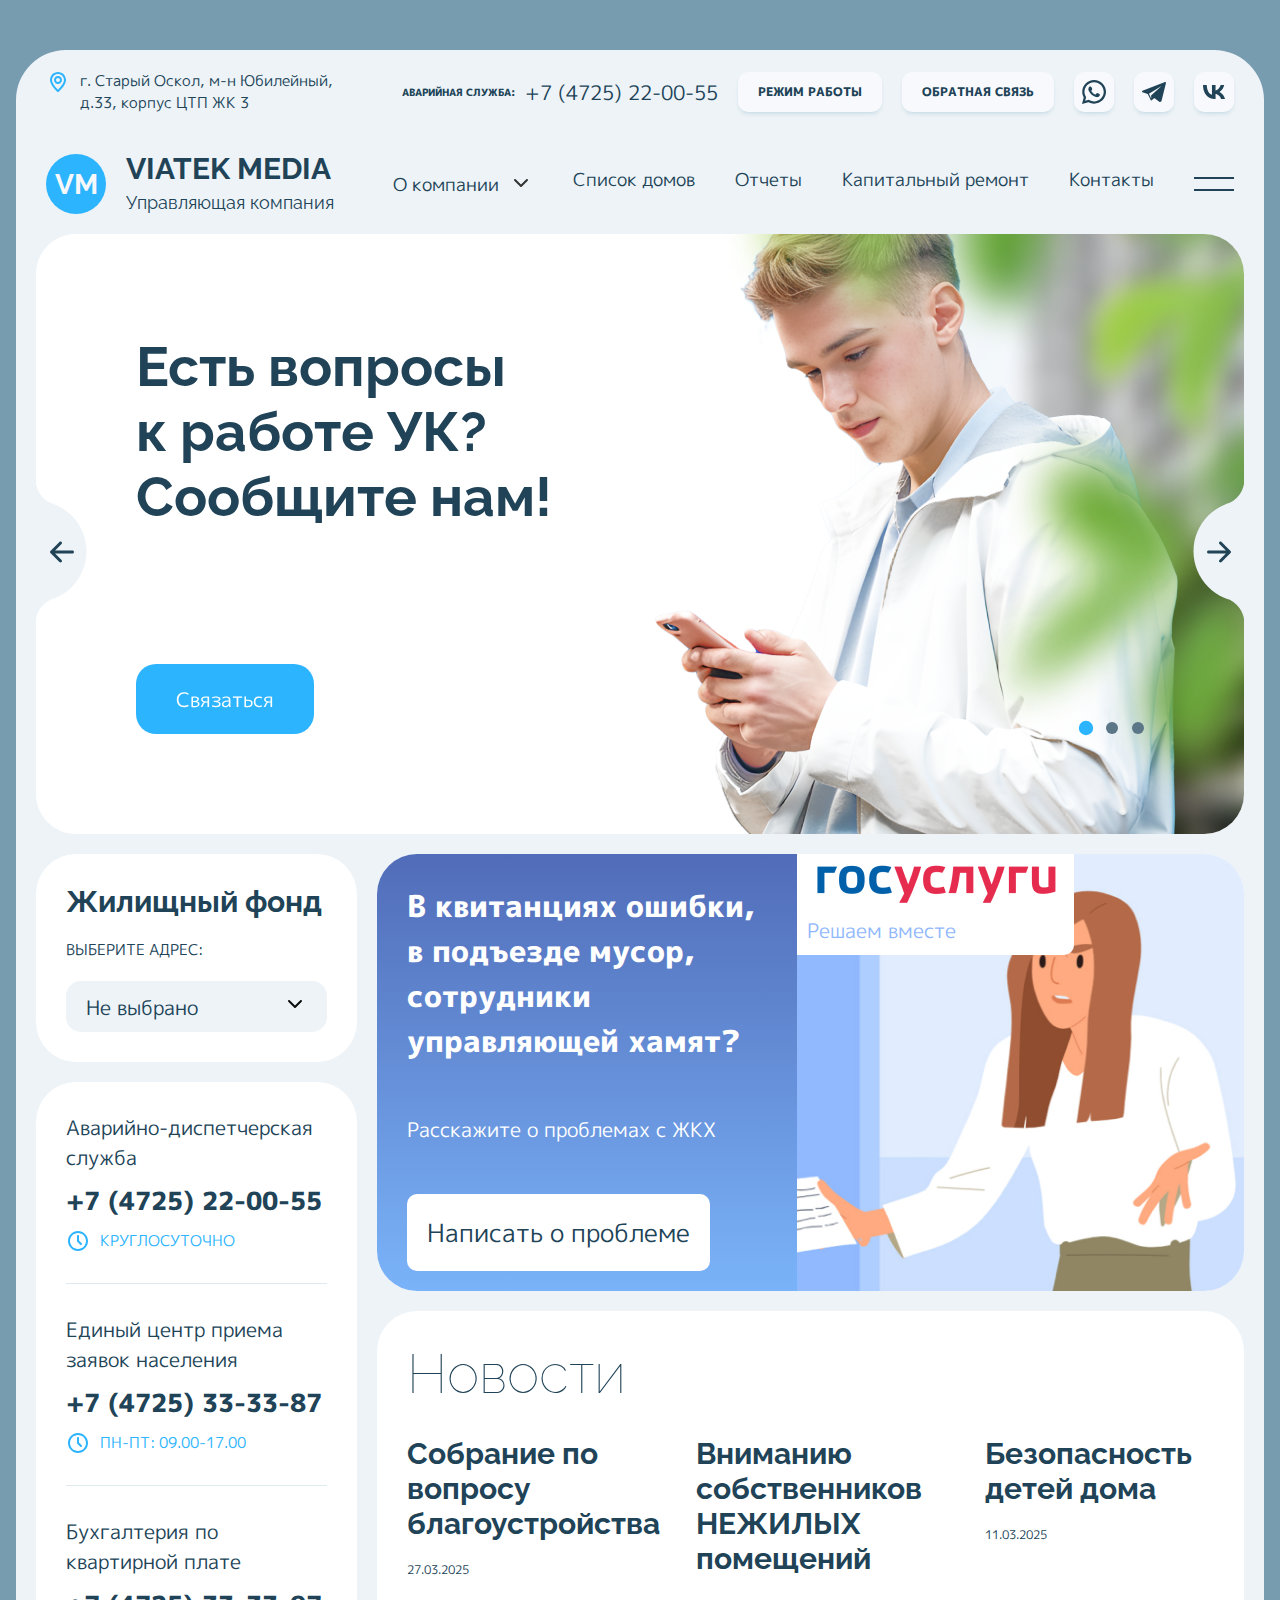
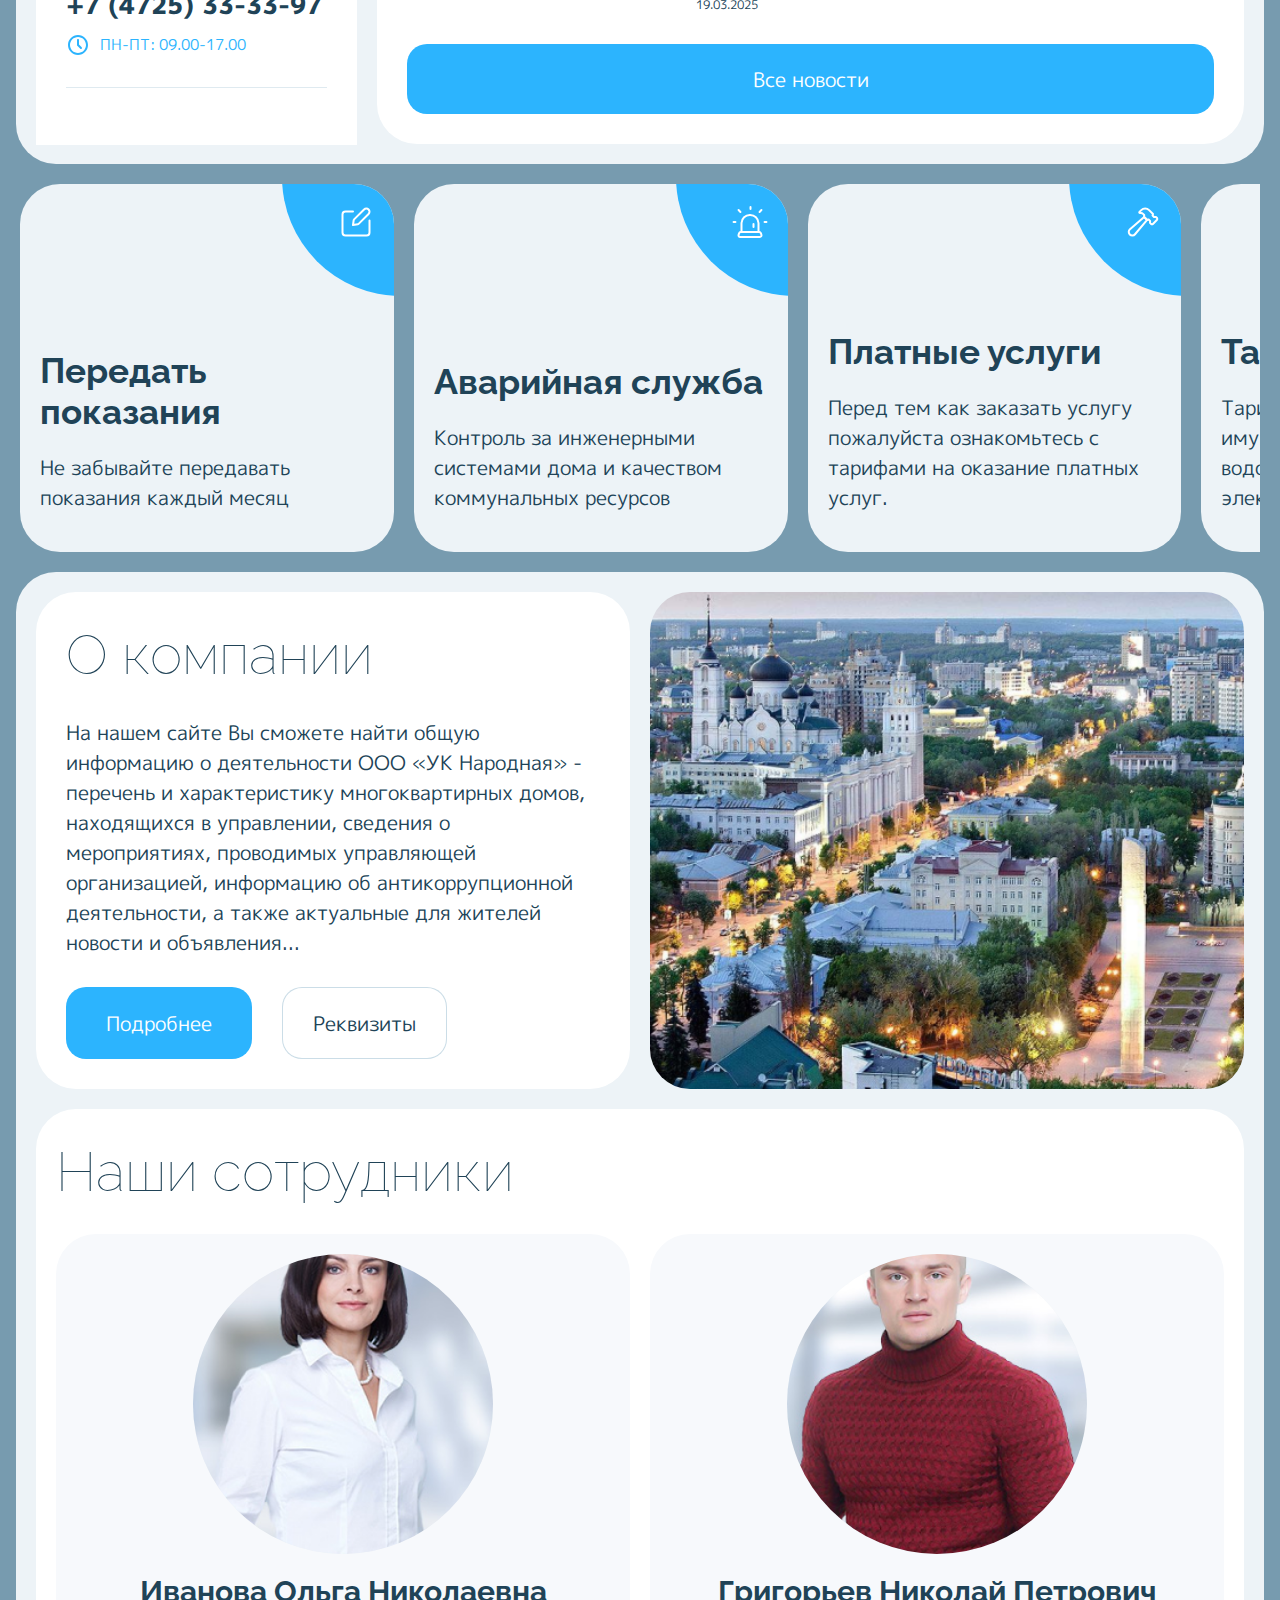
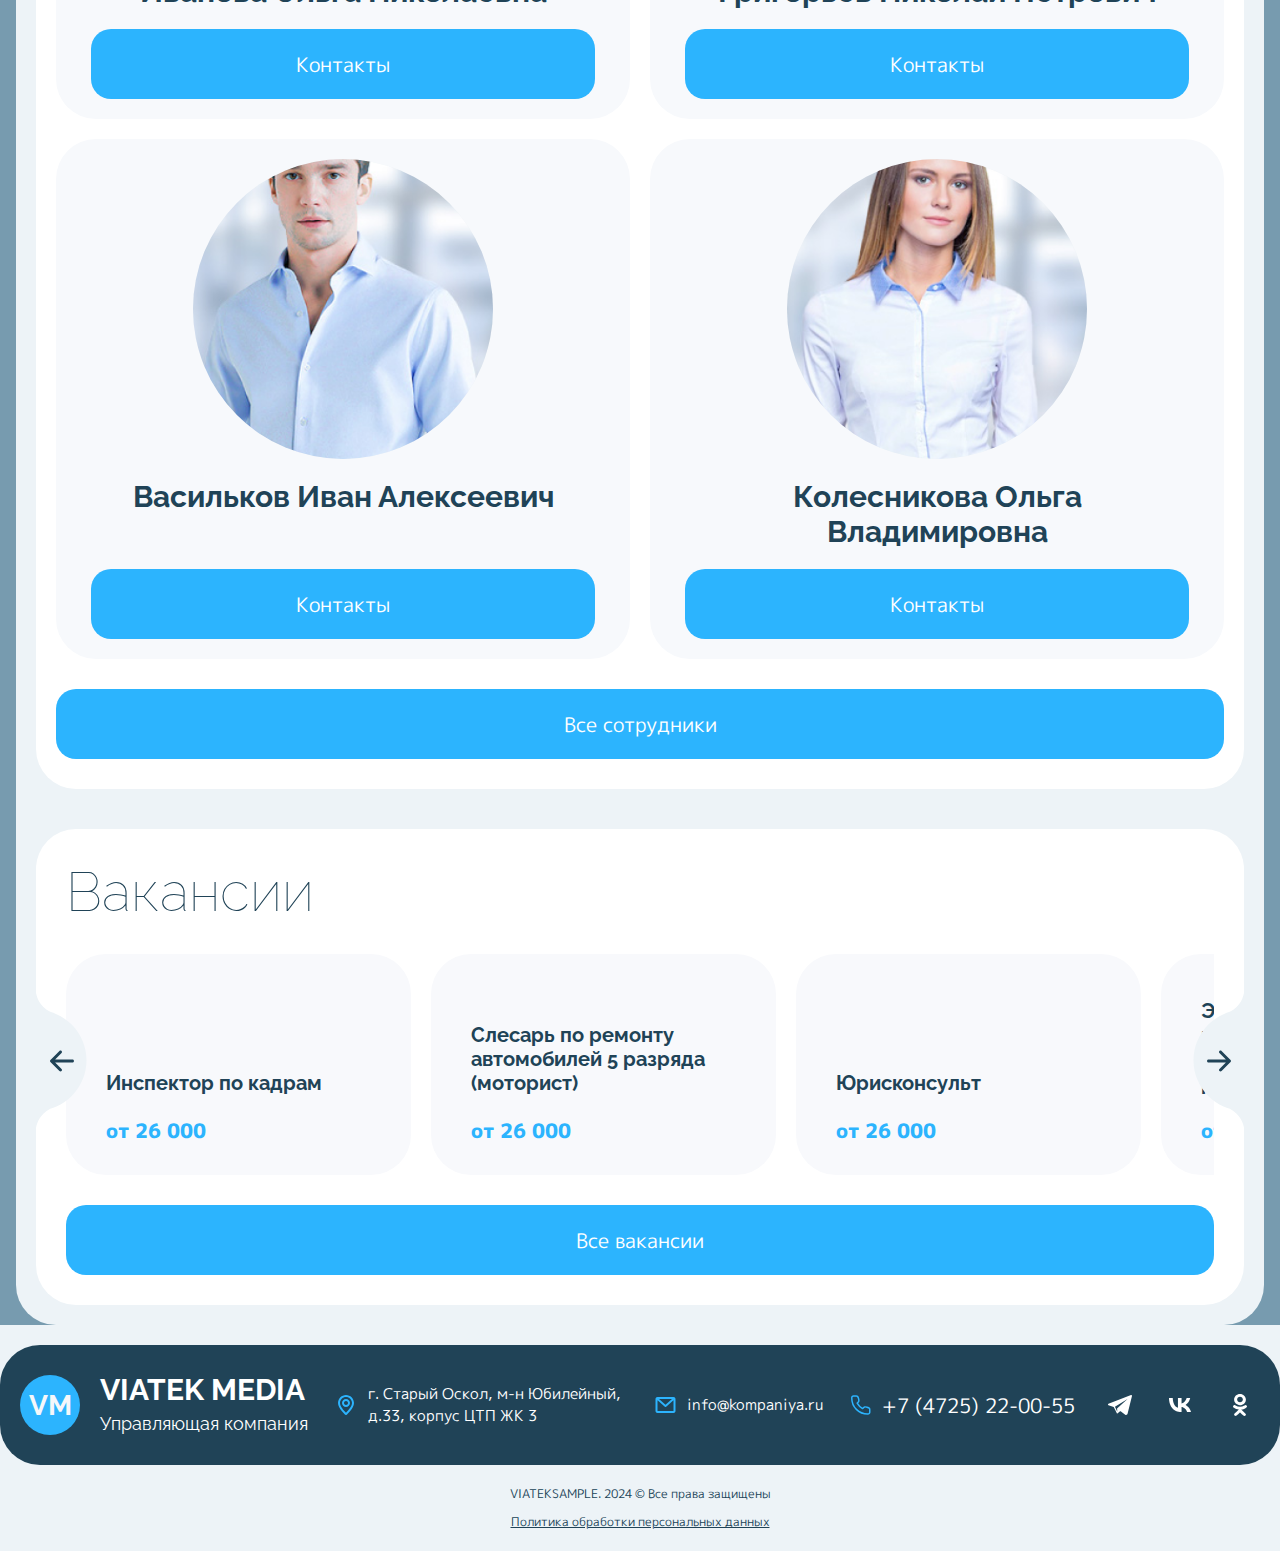
<file: index.html>
<!doctype html>
<html lang="en">
<head>
    <meta charset="UTF-8">
    <meta name="viewport"
          content="width=device-width, user-scalable=no, initial-scale=1.0, maximum-scale=1.0, minimum-scale=1.0">
    <meta http-equiv="X-UA-Compatible" content="ie=edge">
    <link rel="stylesheet" href="./swiper-bundle.min.css">
    <link rel="stylesheet" href="./style.css">
    <link rel="preconnect" href="https://fonts.googleapis.com">
    <link rel="preconnect" href="https://fonts.gstatic.com" crossorigin>
    <link href="https://fonts.googleapis.com/css2?family=Noto+Sans:ital,wght@0,100..900;1,100..900&display=swap" rel="stylesheet">
    <title>Document</title>
</head>
<body>
    <div class="overlay"></div>
    <div class="operating-time-modal">
        <div class="close-row">
            <span>
                <svg xmlns="http://www.w3.org/2000/svg" width="24" height="24" viewBox="0 0 24 24" fill="none">
                  <path d="M5.29289 5.29289C5.68342 4.90237 6.31658 4.90237 6.70711 5.29289L12 10.5858L17.2929 5.29289C17.6834 4.90237 18.3166 4.90237 18.7071 5.29289C19.0976 5.68342 19.0976 6.31658 18.7071 6.70711L13.4142 12L18.7071 17.2929C19.0976 17.6834 19.0976 18.3166 18.7071 18.7071C18.3166 19.0976 17.6834 19.0976 17.2929 18.7071L12 13.4142L6.70711 18.7071C6.31658 19.0976 5.68342 19.0976 5.29289 18.7071C4.90237 18.3166 4.90237 17.6834 5.29289 17.2929L10.5858 12L5.29289 6.70711C4.90237 6.31658 4.90237 5.68342 5.29289 5.29289Z" fill="#204357"/>
                </svg>
            </span>
        </div>
        <div class="row-1">
            <p>Аварийная служба:</p>
            <span>Круглосуточно</span>
        </div>
        <p>Прием граждан</p>
        <div class="operating-hours">
            <ul>
                <li>
                    <span>Понедельник:</span>
                    <span>09.00-18.00</span>
                </li>
                <li>
                    <span>Обед:</span>
                    <span>13.00-14.00</span>
                </li>
            </ul>
        </div>
        <div class="operating-hours">
            <ul>
                <li>
                    <span>Вторник:</span>
                    <span>09.00-18.00</span>
                </li>
                <li>
                    <span>Обед:</span>
                    <span>13.00-14.00</span>
                </li>
            </ul>
        </div>
        <div class="operating-hours">
            <ul>
                <li>
                    <span>Среда:</span>
                    <span>09.00-18.00</span>
                </li>
                <li>
                    <span>Обед:</span>
                    <span>13.00-14.00</span>
                </li>
            </ul>
        </div>
        <div class="operating-hours">
            <ul>
                <li>
                    <span>Четверг:</span>
                    <span>09.00-18.00</span>
                </li>
                <li>
                    <span>Обед:</span>
                    <span>13.00-14.00</span>
                </li>
            </ul>
        </div>
        <div class="operating-hours">
            <ul>
                <li>
                    <span>Пятница:</span>
                    <span>09.00-18.00</span>
                </li>
                <li>
                    <span>Обед:</span>
                    <span>13.00-14.00</span>
                </li>
            </ul>
        </div>
        <div class="operating-hours">
            <ul>
                <li>
                    <span>Суббота:</span>
                    <span>09.00-18.00</span>
                </li>
                <li>
                    <span>Обед:</span>
                    <span>13.00-14.00</span>
                </li>
            </ul>
        </div>
        <div class="operating-hours">
            <ul>
                <li>
                    <span>Воскресенье:</span>
                    <span>Выходной</span>
                </li>
            </ul>
        </div>
    </div>
    <div class="menu-modal">
        <div class="close-row">
            <span class="close-btn">
                <svg width="40" height="40" viewBox="0 0 40 40" fill="none" xmlns="http://www.w3.org/2000/svg">
                <line x1="6" y1="32.5858" x2="32.8701" y2="5.71573" stroke="#2CB4FE" stroke-width="2" stroke-linecap="round"/>
                <line x1="7.41421" y1="6" x2="34.2843" y2="32.8701" stroke="#2CB4FE" stroke-width="2" stroke-linecap="round"/>
                </svg>
            </span>
        </div>
        <ul class="navigation">
            <li class="dropdown">
                <a class="dropdown-link" href="#">О компании</a>
                <ul class="dropdown-menu">
                    <li><a href="#">Наши сотрудники</a></li>
                    <li><a href="#">Вакансии</a></li>
                    <li><a href="#">Лицензии</a></li>
                    <li><a href="#">Благодарности</a></li>
                    <li><a href="#">Реквизиты</a></li>
                </ul>
            </li>
            <li><a href="#">Список домов</a></li>
            <li><a href="#">Отчеты</a></li>
            <li><a href="#">Капитальный ремонт</a></li>
            <li><a href="#">Передать показания</a></li>
            <li><a href="#">Платные услуги</a></li>
            <li><a href="#">Новости</a></li>
            <li><a href="#">Антитеррористическая безопасность</a></li>
            <li><a href="#">Контакты</a></li>
        </ul>
        <div class="contacts-row">
            <div class="row">
                <span>Аварийно-диспетчерская служба</span>
                <a href="tel:+7 (4725) 22-00-55">+7 (4725) 22-00-55</a>
                <p class="time">Круглосуточно</p>
            </div>
            <div class="row">
                <span>Бухгалтерия по квартирной плате</span>
                <a href="tel:+7 (4725) 33-33-97">+7 (4725) 33-33-97</a>
                <p class="time">Пн-Пт: 09.00-17.00</p>
            </div>
            <div class="row">
                <span>E-mail:</span>
                <a href="mailto:info@kompaniya.ru">info@kompaniya.ru</a>
            </div>
            <div class="row">
                <p>Режим работы:</p>
                <ul>
                    <li>ПН-ПТ: 09.00-18.00</li>
                    <li>СБ: 09.00-16.00</li>
                    <li>ВС: Выходной</li>
                </ul>
            </div>

        </div>
    </div>
    <div class="callback-modal">
        <div class="close-row">
            <span class="close-btn">
                <svg xmlns="http://www.w3.org/2000/svg" width="24" height="24" viewBox="0 0 24 24" fill="none">
                    <path d="M5.29289 5.29289C5.68342 4.90237 6.31658 4.90237 6.70711 5.29289L12 10.5858L17.2929 5.29289C17.6834 4.90237 18.3166 4.90237 18.7071 5.29289C19.0976 5.68342 19.0976 6.31658 18.7071 6.70711L13.4142 12L18.7071 17.2929C19.0976 17.6834 19.0976 18.3166 18.7071 18.7071C18.3166 19.0976 17.6834 19.0976 17.2929 18.7071L12 13.4142L6.70711 18.7071C6.31658 19.0976 5.68342 19.0976 5.29289 18.7071C4.90237 18.3166 4.90237 17.6834 5.29289 17.2929L10.5858 12L5.29289 6.70711C4.90237 6.31658 4.90237 5.68342 5.29289 5.29289Z" fill="#2CB4FE"/>
                </svg>
            </span>
        </div>

        <form>
            <p class="title">Обратная связь</p>
            <div class="services-wrap">
                <div class="services">
                    <p data-current="0">Не определено</p>
                </div>
                <ul class="services-list">
                    <li data-value="0">Не определено</li>
                    <li data-value="1">Вопрос</li>
                    <li data-value="2">Жалоба</li>
                    <li data-value="3">Обращение</li>
                    <li data-value="4">Прочее</li>
                </ul>
            </div>
            <p>
                Спасибо, что обратились к нам!<br><br>
                Как только мы получим от вас сообщение, наши менеджеры постараются в кратчайшие сроки дать вам исчерпывающую информацию по всем вашим вопросам.
            </p>
            <input class="input" type="text" placeholder="Ваше имя">
            <input class="input" type="tel" placeholder="+7 (___) ___ - __ - __">
            <textarea placeholder="Дополнительная информация"></textarea>
            <div class="agreement">
                <label class="switch">
                    <input type="checkbox" class="agreement-check">
                    <span class="slider round"></span>
                </label>
                <p>Я даю согласие на обработку персональных данных в соответствии с законодательством Российской Федерации</p>
            </div>
            <button type="submit" class="ripple blue-btn">
                <span>Отправить</span>
            </button>

        </form>
    </div>
    <div class="content-modal">
        <div class="content-modal-body">
            <span class="close-btn">
                <svg xmlns="http://www.w3.org/2000/svg" width="24" height="24" viewBox="0 0 24 24" fill="none">
                    <path d="M5.29289 5.29289C5.68342 4.90237 6.31658 4.90237 6.70711 5.29289L12 10.5858L17.2929 5.29289C17.6834 4.90237 18.3166 4.90237 18.7071 5.29289C19.0976 5.68342 19.0976 6.31658 18.7071 6.70711L13.4142 12L18.7071 17.2929C19.0976 17.6834 19.0976 18.3166 18.7071 18.7071C18.3166 19.0976 17.6834 19.0976 17.2929 18.7071L12 13.4142L6.70711 18.7071C6.31658 19.0976 5.68342 19.0976 5.29289 18.7071C4.90237 18.3166 4.90237 17.6834 5.29289 17.2929L10.5858 12L5.29289 6.70711C4.90237 6.31658 4.90237 5.68342 5.29289 5.29289Z" fill="#2CB4FE"/>
                </svg>
            </span>
            <div class="content-body-wrapper">
                <h2>Кожа привыкает к косметике – миф или правда?</h2>
                <div class="img">
                    <img src="./src/images/news-img.png" alt="news-image">
                </div>
                <span>В целом миф, конечно, но есть нюансы, из-за которых и возникает этот миф.</span>
                <p>Базовые средства</p>
                <span>Хорошей умывалкой, увлажняющей маской, кремом с spf и другими базовыми средствами ухода можно пользоваться годами, если они вам нравятся и подходят.</span>
                <p>Когда нужно менять такую косметику?</p>
                <ol>
                    <li>
                        <span>1</span>
                        <p>Когда изменилось состояние кожи и ее потребности. И любимые косметические средства вам не очень подходят.<br><br>
                            Например, раньше умывались пенкой, но с возрастом кожа стала суше, и теперь лучше использовать очищающую эмульсию.</p>
                    </li>
                    <li>
                        <span>2</span>
                        <p>Если для разнообразия хочется попробовать что-то новое. Это нормально желание.</p>
                    </li>
                </ol>
                <p>Стимулирующие средства</p>
                <span>Ретинол, пептиды, факторы роста, а также стимулирующие процедуры нужно делать курсами.</span>
                <span>Курсы могут быть разной продолжительности, это зависит от многих факторов – от проблемы, возраста, актива и типа процедуры. Но в любом случае периодически нужно делать перерыв. Зачем? Чтобы повысить эффективность. </span>
                <span>ак уж устроен наш организм – когда на нас действует один и тот же раздражитель, со временем это приводит к снижению чувствительности и ответной реакции. </span>
                <h3>Количество не переходит в качество, а наоборот</h3>
                <span>Ретинол, пептиды, факторы роста, а также стимулирующие процедуры нужно делать курсами.</span>
                <h4>Список выглядит так:</h4>
                <ul>
                    <li>Когда изменилось состояние кожи и ее потребности. И любимые косметические средства вам не очень подходят. </li>
                    <li>Если для разнообразия хочется попробовать что-то новое. Это нормально желание.</li>
                </ul>
                <button type="button" class="ripple close-btn">
                    <span>
                        <svg xmlns="http://www.w3.org/2000/svg" width="24" height="24" viewBox="0 0 24 24" fill="none">
                          <path d="M11.7071 5.29289C11.3166 4.90237 10.6834 4.90237 10.2929 5.29289L4.29289 11.2929C4.10536 11.4804 4 11.7348 4 12C4 12.2652 4.10536 12.5196 4.29289 12.7071L10.2929 18.7071C10.6834 19.0976 11.3166 19.0976 11.7071 18.7071C12.0976 18.3166 12.0976 17.6834 11.7071 17.2929L7.41421 13L19 13C19.5523 13 20 12.5523 20 12C20 11.4477 19.5523 11 19 11L7.41421 11L11.7071 6.70711C12.0976 6.31658 12.0976 5.68342 11.7071 5.29289Z" fill="#2CB4FE"/>
                        </svg>
                        Вернуться
                    </span>
                </button>
            </div>
        </div>
    </div>
    <div class="data-modal">
        <div class="data-modal-body">
            <span class="close-btn">
                <svg xmlns="http://www.w3.org/2000/svg" width="24" height="24" viewBox="0 0 24 24" fill="none">
                    <path d="M5.29289 5.29289C5.68342 4.90237 6.31658 4.90237 6.70711 5.29289L12 10.5858L17.2929 5.29289C17.6834 4.90237 18.3166 4.90237 18.7071 5.29289C19.0976 5.68342 19.0976 6.31658 18.7071 6.70711L13.4142 12L18.7071 17.2929C19.0976 17.6834 19.0976 18.3166 18.7071 18.7071C18.3166 19.0976 17.6834 19.0976 17.2929 18.7071L12 13.4142L6.70711 18.7071C6.31658 19.0976 5.68342 19.0976 5.29289 18.7071C4.90237 18.3166 4.90237 17.6834 5.29289 17.2929L10.5858 12L5.29289 6.70711C4.90237 6.31658 4.90237 5.68342 5.29289 5.29289Z" fill="#2CB4FE"/>
                </svg>
            </span>
            <div class="data-modal-wrapper">
                <h2>Передать показания онлайн</h2>
                <p class="subtitle">Для того чтобы передать показания, выберите услугу и перейдите на сайт соответствующей компании.</p>
                <div class="sites">
                    <div class="site-card">
                        <div class="img">
                            <img src="./src/images/site1.png" alt="logo">
                        </div>
                        <a href="#" class="blue-btn ripple">
                            <span>Перейти на сайт</span>
                        </a>
                    </div>
                    <div class="site-card">
                        <div class="img">
                            <img src="./src/images/site2.png" alt="logo">
                        </div>
                        <a href="#" class="blue-btn ripple">
                            <span>Перейти на сайт</span>
                        </a>
                    </div>
                    <div class="site-card">
                        <div class="img">
                            <img src="./src/images/site3.png" alt="logo">
                        </div>
                        <a href="#" class="blue-btn ripple">
                            <span>Перейти на сайт</span>
                        </a>
                    </div>
                </div>
                <button type="button" class="ripple close-btn">
                    <span>
                        <svg xmlns="http://www.w3.org/2000/svg" width="24" height="24" viewBox="0 0 24 24" fill="none">
                          <path d="M11.7071 5.29289C11.3166 4.90237 10.6834 4.90237 10.2929 5.29289L4.29289 11.2929C4.10536 11.4804 4 11.7348 4 12C4 12.2652 4.10536 12.5196 4.29289 12.7071L10.2929 18.7071C10.6834 19.0976 11.3166 19.0976 11.7071 18.7071C12.0976 18.3166 12.0976 17.6834 11.7071 17.2929L7.41421 13L19 13C19.5523 13 20 12.5523 20 12C20 11.4477 19.5523 11 19 11L7.41421 11L11.7071 6.70711C12.0976 6.31658 12.0976 5.68342 11.7071 5.29289Z" fill="#2CB4FE"/>
                        </svg>
                        Вернуться
                    </span>
                </button>
            </div>
        </div>
    </div>
    <header class="header">
        <div class="content">
            <div class="header-row">
                <div class="location">
                    <svg xmlns="http://www.w3.org/2000/svg" width="24" height="24" viewBox="0 0 24 24" fill="none">
                        <path d="M12 2C7.6 2 4 5.6 4 10C4 15.4 11 21.5 11.3 21.8C11.5 21.9 11.8 22 12 22C12.2 22 12.5 21.9 12.7 21.8C13 21.5 20 15.4 20 10C20 5.6 16.4 2 12 2ZM12 19.7C9.9 17.7 6 13.4 6 10C6 6.7 8.7 4 12 4C15.3 4 18 6.7 18 10C18 13.3 14.1 17.7 12 19.7ZM12 6C9.8 6 8 7.8 8 10C8 12.2 9.8 14 12 14C14.2 14 16 12.2 16 10C16 7.8 14.2 6 12 6ZM12 12C10.9 12 10 11.1 10 10C10 8.9 10.9 8 12 8C13.1 8 14 8.9 14 10C14 11.1 13.1 12 12 12Z" fill="#2CB4FE"/>
                    </svg>
                    <span>г. Старый Оскол, м-н Юбилейный, д.33, корпус ЦТП ЖК 3</span>
                </div>
                <div class="contacts-column">
                    <div class="phone">
                        <span>Аварийная служба:</span>
                        <a href="tel:+74725220055">+7 (4725) 22-00-55</a>
                    </div>
                    <button class="timing ripple operating-time-modal-btn" type="button"><span>Режим работы</span></button>
                    <button class="callback ripple callback-modal-show" type="button"><span>Обратная связь</span></button>
                    <a href="#" class="contact-link watsapp">
                        <svg xmlns="http://www.w3.org/2000/svg" width="24" height="24" viewBox="0 0 24 24" fill="none">
                            <path d="M0 24L1.72642 17.5828C0.747663 15.8259 0.237893 13.8587 0.237893 11.8576C0.237893 5.31827 5.56669 0 12.1189 0C18.6712 0 24 5.31827 24 11.8576C24 18.3968 18.6712 23.7151 12.1189 23.7151C10.1546 23.7151 8.2107 23.2199 6.47069 22.277L0 24ZM6.78335 19.8689L7.19116 20.1131C8.68649 21.0017 10.3857 21.4697 12.1054 21.4697C17.4138 21.4697 21.7366 17.1555 21.7366 11.8576C21.7366 6.55964 17.4138 2.24533 12.1054 2.24533C6.79694 2.24533 2.47409 6.55964 2.47409 11.8576C2.47409 13.6077 2.96347 15.3307 3.88105 16.8434L4.13254 17.2504L3.16737 20.8321L6.78335 19.8689Z" fill="#204357"/>
                            <path fill-rule="evenodd" clip-rule="evenodd" d="M16.5301 13.5059C16.0408 13.2143 15.4018 12.8886 14.8309 13.1261C14.3891 13.3092 14.1036 13.9944 13.8182 14.3471C13.6686 14.5302 13.4987 14.5574 13.2676 14.4624C11.6092 13.8044 10.3381 12.6987 9.42054 11.1724C9.26421 10.935 9.2914 10.7518 9.48171 10.528C9.76039 10.2024 10.107 9.83608 10.1818 9.39515C10.2566 8.95422 10.0527 8.44546 9.86914 8.0588C9.63804 7.56361 9.37976 6.85133 8.87678 6.56643C8.41459 6.30865 7.80966 6.45111 7.40185 6.7835C6.69497 7.3601 6.35512 8.25551 6.36192 9.15094C6.36192 9.40192 6.3959 9.65971 6.45707 9.90391C6.59981 10.4941 6.87169 11.0435 7.17755 11.5659C7.40865 11.9593 7.66013 12.3392 7.93201 12.7123C8.82241 13.9129 9.92351 14.9576 11.2013 15.7445C11.8403 16.1379 12.5267 16.4771 13.2404 16.7145C14.0357 16.9791 14.7493 17.2504 15.6126 17.0876C16.5165 16.918 17.4069 16.3618 17.7672 15.4935C17.8759 15.2357 17.9235 14.9508 17.8691 14.6795C17.7468 14.1097 16.9855 13.7773 16.5301 13.5059Z" fill="#204357"/>
                        </svg>
                    </a>
                    <a href="#" class="contact-link telegram">
                        <svg xmlns="http://www.w3.org/2000/svg" width="24" height="20" viewBox="0 0 24 20" fill="none">
                            <path d="M23.2784 0C23.1967 0 23.1034 0.0118694 23.0217 0.0474777L0.469749 8.77151C-0.171927 9.02077 -0.148593 9.93472 0.493082 10.1602L5.71982 11.9525L8.86986 18.3739L8.88153 18.3858C8.93986 18.5044 9.05653 18.5757 9.18486 18.5757C9.25487 18.5757 9.33653 18.5519 9.40654 18.4926L12.3582 15.9407L9.05653 13.4006L9.3132 16.7478L6.94484 11.7507L19.545 4.04748L9.05653 13.3887L17.2233 19.6914C17.4916 19.905 17.8066 20 18.1217 20C18.7633 20 19.3933 19.5727 19.5683 18.8487L23.9784 0.890208C24.0951 0.439169 23.7217 0 23.2784 0Z" fill="#204357"/>
                        </svg>
                    </a>
                    <a href="#" class="contact-link vk">
                        <svg xmlns="http://www.w3.org/2000/svg" width="22" height="14" viewBox="0 0 22 14" fill="none">
                            <path d="M16.5202 6.98835C16.9164 7.18908 17.3001 7.42117 17.6685 7.68017C18.3333 8.14796 18.9358 8.68829 19.4816 9.2946C20.2093 10.103 20.8063 11.0021 21.2756 11.9895C21.5724 12.6139 21.8073 13.2619 21.9932 13.9289C22.0076 13.9801 22.0027 13.9995 21.9427 13.9995C20.687 13.9979 19.4311 13.9977 18.1754 14C18.1087 14.0002 18.0971 13.9647 18.0813 13.9153C17.806 13.0552 17.4114 12.2575 16.8713 11.5381C16.0516 10.4463 15.0197 9.65405 13.7238 9.23846C13.3604 9.12193 12.9883 9.0479 12.6107 9.0003C12.5659 8.99472 12.5524 9.009 12.5563 9.05168C12.5582 9.07334 12.5566 9.09534 12.5566 9.11733C12.5566 10.7093 12.5566 12.3014 12.5566 13.8933C12.5566 13.9982 12.5566 13.9979 12.4523 13.9982C11.9506 14.0005 11.449 13.9918 10.9487 13.9513C9.05156 13.7971 7.26242 13.287 5.6338 12.2575C4.86675 11.7727 4.17569 11.192 3.55934 10.5192C2.36207 9.2127 1.53625 7.68444 0.967883 6.00338C0.66148 5.09703 0.440413 4.16868 0.287132 3.22294C0.18328 2.58134 0.109054 1.93679 0.0615562 1.28845C0.0325743 0.893055 0.0196935 0.496999 0.000533267 0.101108C-0.00316997 0.0249492 0.0108379 -0.000163336 0.0927921 7.98476e-07C1.28958 0.00311935 2.48637 0.00262695 3.683 0.00082147C3.74547 0.000657336 3.7685 0.010013 3.76978 0.0828886C3.77977 0.65145 3.81632 1.21837 3.87782 1.78381C3.9886 2.80309 4.18519 3.80316 4.50689 4.77598C4.78672 5.62226 5.15528 6.42471 5.65183 7.16282C6.22986 8.02206 6.93702 8.74229 7.83787 9.25045C8.16166 9.43313 8.50155 9.57724 8.85948 9.67654C8.93048 9.69623 8.9461 9.68245 8.94578 9.61023C8.94369 9.02213 8.94465 8.43404 8.94465 7.84595C8.94465 5.2692 8.94465 2.69246 8.94481 0.115715C8.94481 -0.0183822 8.93209 0.00279108 9.05543 0.00262695C10.1905 0.00197041 11.3255 0.00311935 12.4606 0.000493201C12.5368 0.000329067 12.5584 0.0170708 12.5582 0.097989C12.5556 1.87868 12.5563 3.65954 12.5563 5.44023C12.5563 5.5438 12.556 5.54085 12.659 5.52493C13.4314 5.40461 14.0979 5.04647 14.7069 4.56671C15.6428 3.82942 16.3529 2.89976 16.9106 1.84356C17.2106 1.27549 17.4487 0.681651 17.6186 0.0599098C17.6304 0.0169066 17.6479 0.000985604 17.6948 0.00114974C18.8405 0.00279108 19.9863 0.00246281 21.1322 0.00262695C21.1478 0.00262695 21.1636 0.00558136 21.1979 0.00902818C20.5978 3.00858 18.9807 5.28693 16.5202 6.98835Z" fill="#204357"/>
                        </svg>
                    </a>
                </div>
            </div>
            <div class="header-row-2">
                <a href="/" class="logo">
                    <div class="icon">
                        <span>VM</span>
                    </div>
                    <h1> VIATEK MEDIA
                        <span>Управляющая компания</span>
                    </h1>
                </a>
                <nav class="navigation">
                    <ul>
                        <li class="dropdown">
                            <a href="#" class="dropdown-link">О компании</a>
                            <ul class="dropdown-menu">
                                <li><a href="#">Наши сотрудники</a></li>
                                <li><a href="#">Вакансии</a></li>
                                <li><a href="#">Лицензии</a></li>
                                <li><a href="#">Благодарности</a></li>
                                <li><a href="#">Реквизиты</a></li>
                            </ul>
                        </li>
                        <li>
                            <a href="#">Список домов</a>
                        </li>
                        <li>
                            <a href="#">Отчеты</a>
                        </li>
                        <li>
                            <a href="#">Капитальный ремонт</a>
                        </li>
                        <li>
                            <a href="#">Контакты</a>
                        </li>
                    </ul>
                    <div class="burger-btn">
                        <span></span>
                        <span></span>
                    </div>
                </nav>
            </div>
        </div>
    </header>
    <div class="hero-block">
        <div class="content">
            <div class="hero-block-content">
                <div class="swiper hero-swiper">
                    <div class="swiper-wrapper">

                        <div class="swiper-slide">
                            <div class="info-block">
                                <h2>
                                    Есть вопросы <br> к работе УК? <br>Сообщите нам!
                                </h2>

                                <button class="blue-btn ripple" type="button">
                                    <span>Связаться</span>
                                </button>
                            </div>
                            <img src="./src/images/hero1.png" alt="hero-swiper-img">
                        </div>
                        <div class="swiper-slide">
                            <div class="info-block">
                                <h2>
                                    Мы приглашаем <br>в нашу команду <br> сотрудников
                                </h2>

                                <button class="blue-btn ripple" type="button">
                                    <span>Связаться</span>
                                </button>
                            </div>
                            <img src="./src/images/hero2.png" alt="hero-swiper-img">
                        </div>
                        <div class="swiper-slide">
                            <div class="info-block">
                                <h2>
                                    Компания <br> оказывает <br> платные услуги
                                </h2>

                                <button class="blue-btn ripple" type="button">
                                    <span>Связаться</span>
                                </button>
                            </div>
                            <img src="./src/images/hero3.png" alt="hero-swiper-img">
                        </div>

                    </div>
                    <div class="custom-swiper-pagination"></div>
                    <div class="hero-swiper-button-prev">
                        <svg xmlns="http://www.w3.org/2000/svg" width="36" height="36" viewBox="0 0 36 36" fill="none">
                            <path d="M17.5607 7.93934C16.9749 7.35355 16.0251 7.35355 15.4393 7.93934L6.43934 16.9393C6.15804 17.2206 6 17.6022 6 18C6 18.3978 6.15804 18.7794 6.43934 19.0607L15.4393 28.0607C16.0251 28.6464 16.9749 28.6464 17.5607 28.0607C18.1464 27.4749 18.1464 26.5251 17.5607 25.9393L11.1213 19.5L28.5 19.5C29.3284 19.5 30 18.8284 30 18C30 17.1716 29.3284 16.5 28.5 16.5L11.1213 16.5L17.5607 10.0607C18.1464 9.47487 18.1464 8.52513 17.5607 7.93934Z" fill="#204357"/>
                        </svg>
                    </div>
                    <div class="hero-swiper-button-next">
                        <svg xmlns="http://www.w3.org/2000/svg" width="36" height="36" viewBox="0 0 36 36" fill="none">
                            <path d="M18.4393 7.93934C19.0251 7.35355 19.9749 7.35355 20.5607 7.93934L29.5607 16.9393C29.842 17.2206 30 17.6022 30 18C30 18.3978 29.842 18.7794 29.5607 19.0607L20.5607 28.0607C19.9749 28.6464 19.0251 28.6464 18.4393 28.0607C17.8536 27.4749 17.8536 26.5251 18.4393 25.9393L24.8787 19.5L7.5 19.5C6.67157 19.5 6 18.8284 6 18C6 17.1716 6.67157 16.5 7.5 16.5L24.8787 16.5L18.4393 10.0607C17.8536 9.47487 17.8536 8.52513 18.4393 7.93934Z" fill="#204357"/>
                        </svg>
                    </div>
                </div>
            </div>
        </div>
    </div>
    <div class="info-block">
        <div class="content">
            <div class="info-block-container">
                <div class="column">
                    <div class="fond">
                        <p class="title">Жилищный фонд</p>
                        <span class="subtitle">Выберите адрес:</span>
                        <div class="services-wrap">
                            <div class="services">
                                <p data-current="0">Не выбрано</p>
                            </div>
                            <ul class="services-list">
                                <li data-value="0">Не выбрано</li>
                                <li data-value="1">пункт 1</li>
                                <li data-value="2">пункт 2</li>
                            </ul>
                        </div>
                    </div>
                    <div class="contacts-wrapper">
                        <div class="contacts">
                            <div class="info-contacts-card">
                                <p>Аварийно-диспетчерская служба</p>
                                <a href="tel:+7 (4725) 22-00-55">+7 (4725) 22-00-55</a>
                                <p class="time">Круглосуточно</p>
                            </div>
                            <div class="line"></div>
                            <div class="info-contacts-card">
                                <p>Единый центр приема заявок населения</p>
                                <a href="tel:+7 (4725) 33-33-87">+7 (4725) 33-33-87</a>
                                <p class="time">Пн-Пт: 09.00-17.00</p>
                            </div>
                            <div class="line"></div>
                            <div class="info-contacts-card">
                                <p>Бухгалтерия по квартирной плате</p>
                                <a href="tel:+7 (4725) 33-33-97">+7 (4725) 33-33-97</a>
                                <p class="time">Пн-Пт: 09.00-17.00</p>
                            </div>
                            <div class="line"></div>
                            <div class="info-contacts-card">
                                <p>Аварийно-диспетчерская служба</p>
                                <a href="tel:+7 (4725) 22-00-55">+7 (4725) 22-00-55</a>
                                <p class="time">Круглосуточно</p>
                            </div>
                            <div class="line"></div>
                            <div class="info-contacts-card">
                                <p>Единый центр приема заявок населения</p>
                                <a href="tel:+7 (4725) 33-33-87">+7 (4725) 33-33-87</a>
                                <p class="time">Пн-Пт: 09.00-17.00</p>
                            </div>
                            <div class="line"></div>
                            <div class="info-contacts-card">
                                <p>Бухгалтерия по квартирной плате</p>
                                <a href="tel:+7 (4725) 33-33-97">+7 (4725) 33-33-97</a>
                                <p class="time">Пн-Пт: 09.00-17.00</p>
                            </div>
                        </div>
                    </div>
                </div>
                <div class="column-2">
                    <div class="gos-banner">
                        <div class="info-col">
                            <p>В квитанциях ошибки, в подъезде мусор, сотрудники управляющей  хамят?</p>
                            <span>Расскажите о проблемах с ЖКХ</span>
                            <button type="button">Написать о проблеме</button>
                        </div>
                        <div class="gos-col">
                            <img src="./src/images/gosBg.png" alt="gosuslugi-bg">
                            <div class="logo-container">
                                <img src="./src/images/logo-gos.png" alt="logo" width="257" height="41">
                                <span>Решаем вместе</span>
                            </div>
                        </div>
                    </div>
                    <div class="news-banner">
                        <h2>Новости</h2>
                        <div class="news-cards">
                            <a href="#" class="news-card show-content-page-btn">
                                <p>Собрание по вопросу благоустройства</p>
                                <span>27.03.2025</span>
                            </a>
                            <a href="#" class="news-card show-content-page-btn">
                                <p>Вниманию собственников НЕЖИЛЫХ помещений</p>
                                <span>19.03.2025</span>
                            </a>
                            <a href="#" class="news-card show-content-page-btn">
                                <p>Безопасность детей дома</p>
                                <span>11.03.2025</span>
                            </a>
                        </div>
                        <button class="blue-btn full-width ripple" type="button">
                            <span>Все новости</span>
                        </button>
                    </div>
                </div>
            </div>
        </div>
    </div>
    <div class="services-block">
        <div class="swiper services-swiper">
            <div class="swiper-wrapper">
                <div class="swiper-slide">
                    <div class="services-wrapper">
                        <div class="circle"></div>
                        <div class="services-content">
                            <div class="icon">
                                <span>
                                    <svg xmlns="http://www.w3.org/2000/svg" width="36" height="36" viewBox="0 0 36 36" fill="none">
                                      <path fill-rule="evenodd" clip-rule="evenodd" d="M19.755 20.3205L15 21L15.6795 16.245C15.726 15.924 15.8745 15.6255 16.104 15.396L26.0685 5.4315C27.3105 4.1895 29.3265 4.1895 30.5685 5.4315V5.4315C31.8105 6.6735 31.8105 8.6895 30.5685 9.9315L20.604 19.896C20.3745 20.1255 20.076 20.2755 19.755 20.3205V20.3205Z" stroke="white" stroke-width="2" stroke-linecap="round" stroke-linejoin="round"/>
                                      <path d="M31.5 16.5V28.5C31.5 30.1575 30.1575 31.5 28.5 31.5H7.5C5.8425 31.5 4.5 30.1575 4.5 28.5V10.5C4.5 8.8425 5.8425 7.5 7.5 7.5H15" stroke="white" stroke-width="2" stroke-linecap="round" stroke-linejoin="round"/>
                                    </svg>
                                </span>
                            </div>
                            <div class="text">
                                <p class="title">Передать показания</p>
                                <span class="subtitle">Не забывайте передавать показания каждый месяц</span>
                                <div class="btn-wrapper">
                                    <button class="blue-btn ripple show-data-page-btn" type="button">
                                        <span>Связаться</span>
                                    </button>
                                </div>
                            </div>
                        </div>
                    </div>
                </div>
                <div class="swiper-slide">
                    <div class="services-wrapper">
                        <div class="circle"></div>
                        <div class="services-content">
                            <div class="icon">
                                <span>
                                    <svg xmlns="http://www.w3.org/2000/svg" width="36" height="36" viewBox="0 0 36 36" fill="none">
                                      <path d="M18.5 5V3" stroke="white" stroke-width="2" stroke-linecap="round" stroke-linejoin="round"/>
                                      <path d="M27.5553 7.94474L29.4447 6.05526" stroke="white" stroke-width="2" stroke-linecap="round" stroke-linejoin="round"/>
                                      <path d="M8.44474 7.94474L6.55526 6.05526" stroke="white" stroke-width="2" stroke-linecap="round" stroke-linejoin="round"/>
                                      <path d="M32.5553 18H34.4447" stroke="white" stroke-width="2" stroke-linecap="round" stroke-linejoin="round"/>
                                      <path d="M1.55526 18H3.44474" stroke="white" stroke-width="2" stroke-linecap="round" stroke-linejoin="round"/>
                                      <path d="M21.5 20V23" stroke="white" stroke-width="2" stroke-linecap="round" stroke-linejoin="round"/>
                                      <path d="M26.5 28V19.0833C26.3817 14.5063 22.5779 10.8901 18 11.0026C13.4221 10.8901 9.61831 14.5063 9.5 19.0833V28" stroke="white" stroke-width="2" stroke-linecap="round" stroke-linejoin="round"/>
                                      <path fill-rule="evenodd" clip-rule="evenodd" d="M27.2831 28H8.64223C7.92342 28 7.28861 28.477 7.07701 29.1761L6.57258 30.8427C6.41956 31.3483 6.51147 31.8977 6.82023 32.3233C7.12899 32.7489 7.61794 33 8.13777 33H27.8622C28.3939 33 28.8925 32.7373 29.1995 32.2955C29.5064 31.8538 29.5836 31.2878 29.4063 30.7777L28.8271 29.111C28.5958 28.4452 27.9771 28 27.2831 28Z" stroke="white" stroke-width="2" stroke-linecap="round" stroke-linejoin="round"/>
                                    </svg>
                                </span>
                            </div>
                            <div class="text">
                                <p class="title">Аварийная служба</p>
                                <span class="subtitle">Контроль за инженерными системами дома и качеством коммунальных ресурсов</span>
                                <div class="btn-wrapper">
                                    <button class="blue-btn ripple" type="button">
                                        <span>Связаться</span>
                                    </button>
                                </div>
                            </div>
                        </div>
                    </div>
                </div>
                <div class="swiper-slide">
                    <div class="services-wrapper">
                        <div class="circle"></div>
                        <div class="services-content">
                            <div class="icon">
                                <span>
                                    <svg xmlns="http://www.w3.org/2000/svg" width="36" height="36" viewBox="0 0 36 36" fill="none">
                                      <path fill-rule="evenodd" clip-rule="evenodd" d="M28.0092 10.0467L24.0835 6.12105C23.0422 5.0796 21.6299 4.49451 20.1571 4.49451C18.6844 4.49451 17.272 5.0796 16.2308 6.12105L14.4705 7.88128C14.2718 8.07958 14.2123 8.37811 14.3198 8.63743C14.4273 8.89674 14.6805 9.06566 14.9612 9.06528H16.0627C16.7989 9.06556 17.5049 9.3581 18.0255 9.87861L19.175 11.0281V12.9924L22.1207 15.9366L23.6363 15.4864L25.0649 16.9135V18.8764L25.9083 19.7197C26.5271 20.3382 27.5299 20.3382 28.1487 19.7197L31.7967 16.0702C32.0945 15.7734 32.2618 15.3703 32.2618 14.95C32.2618 14.5296 32.0945 14.1265 31.7967 13.8298L30.9549 12.9879H28.9906L27.5635 11.5593L28.0092 10.0467Z" stroke="white" stroke-width="2" stroke-linecap="round" stroke-linejoin="round"/>
                                      <path fill-rule="evenodd" clip-rule="evenodd" d="M4.78251 30.4627V30.4627C5.48713 31.167 6.4545 31.5441 7.44992 31.5025C8.44534 31.4609 9.37784 31.0043 10.0212 30.2436L22.1207 15.9367L19.175 12.9924L4.97309 25.2465C4.22353 25.8936 3.77712 26.8235 3.74096 27.8131C3.70481 28.8027 4.08217 29.7626 4.78251 30.4627Z" stroke="white" stroke-width="2" stroke-linecap="round" stroke-linejoin="round"/>
                                    </svg>
                                </span>
                            </div>
                            <div class="text">
                                <p class="title">Платные услуги</p>
                                <span class="subtitle">Перед тем как заказать услугу пожалуйста ознакомьтесь с тарифами на оказание платных услуг.</span>
                                <div class="btn-wrapper">
                                    <button class="blue-btn ripple" type="button">
                                        <span>Связаться</span>
                                    </button>
                                </div>
                            </div>
                        </div>
                    </div>
                </div>
                <div class="swiper-slide">
                    <div class="services-wrapper">
                        <div class="circle"></div>
                        <div class="services-content">
                            <div class="icon">
                                <span>
                                    <svg xmlns="http://www.w3.org/2000/svg" width="36" height="36" viewBox="0 0 36 36" fill="none">
                                      <path d="M4.5585 11.8725H28.5C30.1575 11.8725 31.5 13.215 31.5 14.8725V28.5C31.5 30.15 30.15 31.5 28.5 31.5H7.5C5.8425 31.5 4.5 30.1575 4.5 28.5V12.4365C4.5 11.1885 5.2725 10.071 6.441 9.62997L21.9705 3.76647C22.9515 3.39597 24 4.12047 24 5.16897V11.871" stroke="white" stroke-width="2" stroke-linecap="round" stroke-linejoin="round"/>
                                      <path d="M23.9985 21.1875C23.688 21.189 23.4375 21.441 23.4375 21.7515C23.4375 22.062 23.6895 22.314 24 22.3125C24.3105 22.3125 24.5625 22.0605 24.5625 21.75C24.5625 21.4395 24.3105 21.1875 23.9985 21.1875" stroke="white" stroke-width="2" stroke-linecap="round" stroke-linejoin="round"/>
                                    </svg>
                                </span>
                            </div>
                            <div class="text">
                                <p class="title">Тарифы</p>
                                <span class="subtitle">Тарифы за содержание общего имущества, а так же водоснабжение, отопление, электроэнергию и др.</span>
                                <div class="btn-wrapper">
                                    <button class="blue-btn ripple" type="button">
                                        <span>Связаться</span>
                                    </button>
                                </div>
                            </div>
                        </div>
                    </div>
                </div>
                <div class="swiper-slide">
                    <div class="services-wrapper">
                        <div class="circle"></div>
                        <div class="services-content">
                            <div class="icon">
                                <span>
                                    <svg xmlns="http://www.w3.org/2000/svg" width="36" height="36" viewBox="0 0 36 36" fill="none">
                                      <path d="M18.5313 10.1532C18.8239 10.4458 18.8239 10.9215 18.5313 11.2141C18.2386 11.5068 17.763 11.5068 17.4703 11.2141C17.1777 10.9215 17.1777 10.4458 17.4703 10.1532C17.763 9.86057 18.2371 9.86057 18.5313 10.1532" stroke="white" stroke-width="2" stroke-linecap="round" stroke-linejoin="round"/>
                                      <path d="M24.4678 10.8375V10.8375C24.4678 12.5948 23.6875 14.259 22.3384 15.3844L20.2181 17.1522C19.3732 17.8574 18.7414 18.7833 18.3933 19.8278L18.0001 21.0013L17.6085 19.8263C17.2603 18.7833 16.6286 17.8559 15.7837 17.1507L13.6633 15.3829C12.3128 14.2575 11.5339 12.5933 11.5339 10.836V10.836V10.869C11.5324 6.83536 14.8743 4.49438 18.0001 4.49438C21.1259 4.49438 24.4678 6.83536 24.4678 10.8705" stroke="white" stroke-width="2" stroke-linecap="round" stroke-linejoin="round"/>
                                      <path d="M8.99784 18C7.56774 18 6.33573 19.0099 6.05511 20.413L4.55449 27.9161C4.18233 29.7724 5.60342 31.5056 7.49721 31.5056H28.5045C30.3983 31.5056 31.8193 29.7724 31.4472 27.9161L29.9466 20.413C29.6659 19.0099 28.4339 18 27.0038 18" stroke="white" stroke-width="2" stroke-linecap="round" stroke-linejoin="round"/>
                                    </svg>
                                </span>
                            </div>
                            <div class="text">
                                <p class="title">Контакты</p>
                                <span class="subtitle">Адреса и телефоны, а так же режим работы компании</span>
                                <div class="btn-wrapper">
                                    <button class="blue-btn ripple" type="button">
                                        <span>Связаться</span>
                                    </button>
                                </div>
                            </div>
                        </div>
                    </div>
                </div>
            </div>

        </div>
    </div>
    <div class="about-company">
        <div class="content">
            <div class="about-container">
                <div class="info-col">
                    <h2>О компании</h2>
                    <p>На нашем сайте Вы сможете найти общую информацию о деятельности ООО «УК Народная» - перечень и характеристику многоквартирных домов, находящихся в управлении, сведения о мероприятиях, проводимых управляющей организацией, информацию об антикоррупционной деятельности, а также актуальные для жителей новости и объявления...</p>
                    <div class="buttons">
                        <button type="button" class="blue-btn ripple">
                            <span>Подробнее</span>
                        </button>
                        <button type="button" class="rekvizites ripple">
                            <span>Реквизиты</span>
                        </button>
                    </div>
                </div>
                <div class="img-col">
                    <img src="./src/images/about-image.png" alt="about-image">
                </div>
            </div>
        </div>
    </div>
    <div class="staff-block">
        <div class="content">
            <div class="staff-wrapper">
                <div class="staff-container">
                    <h2>Наши сотрудники</h2>
                    <div class="staff-list">
                        <div class="staff-card">
                            <div class="img-container">
                                <img src="./src/images/staff1.png" alt="staff-image">
                            </div>
                            <p class="title">Иванова Ольга Николаевна</p>
                            <button type="button" class="blue-btn ripple">
                                <span>Контакты</span>
                            </button>
                            <div class="staff-info">
                                <div class="close-row">
                                    <span>
                                        <svg xmlns="http://www.w3.org/2000/svg" width="24" height="24" viewBox="0 0 24 24" fill="none">
                                          <path d="M5.29289 5.29289C5.68342 4.90237 6.31658 4.90237 6.70711 5.29289L12 10.5858L17.2929 5.29289C17.6834 4.90237 18.3166 4.90237 18.7071 5.29289C19.0976 5.68342 19.0976 6.31658 18.7071 6.70711L13.4142 12L18.7071 17.2929C19.0976 17.6834 19.0976 18.3166 18.7071 18.7071C18.3166 19.0976 17.6834 19.0976 17.2929 18.7071L12 13.4142L6.70711 18.7071C6.31658 19.0976 5.68342 19.0976 5.29289 18.7071C4.90237 18.3166 4.90237 17.6834 5.29289 17.2929L10.5858 12L5.29289 6.70711C4.90237 6.31658 4.90237 5.68342 5.29289 5.29289Z" fill="#204357"/>
                                        </svg>
                                    </span>
                                </div>
                                <p class="staff-name">Иванова Ольга Николаевна</p>
                                <span class="position">Генеральный директор</span>
                                <div class="contacts">
                                    <div class="row">
                                        <span>Телефон:</span>
                                        <a href="tel:+7 (4725) 22-00-55">+7 (4725) 22-00-55</a>
                                    </div>
                                    <div class="working-time">
                                            <span>
                                                <svg xmlns="http://www.w3.org/2000/svg" width="24" height="24" viewBox="0 0 24 24" fill="none">
                                                  <path d="M12 4C7.58172 4 4 7.58172 4 12C4 16.4183 7.58172 20 12 20C16.4183 20 20 16.4183 20 12C20 7.58172 16.4183 4 12 4ZM2 12C2 6.47715 6.47715 2 12 2C17.5228 2 22 6.47715 22 12C22 17.5228 17.5228 22 12 22C6.47715 22 2 17.5228 2 12ZM12 6C12.5523 6 13 6.44772 13 7V11.5858L15.7071 14.2929C16.0976 14.6834 16.0976 15.3166 15.7071 15.7071C15.3166 16.0976 14.6834 16.0976 14.2929 15.7071L11.2929 12.7071C11.1054 12.5196 11 12.2652 11 12V7C11 6.44772 11.4477 6 12 6Z" fill="#204357"/>
                                                </svg>
                                            </span>
                                        <ul>
                                            <li>Пн-Пт с 9.00-18.00</li>
                                            <li>Сб: с 9.00-14.00</li>
                                            <li>ВС: выходной</li>
                                        </ul>
                                    </div>
                                    <div class="row">
                                        <span>E-mail</span>
                                        <a href="mailto:info@mail.ru">info@mail.ru</a>
                                    </div>
                                    <div class="links">
                                        <a href="#">
                                            <svg xmlns="http://www.w3.org/2000/svg" width="34" height="34" viewBox="0 0 34 34" fill="none">
                                                <circle cx="17" cy="17" r="17" fill="#3ADC49"/>
                                                <path d="M17.5068 26C16.0188 26 14.5579 25.6059 13.267 24.8585L9.95124 26L10.6307 22.494C9.56395 21.0332 9 19.3141 9 17.5C9 12.8118 12.8117 9 17.5 9C22.1882 9 26 12.8118 26 17.5C26.0136 22.1815 22.2018 26 17.5068 26ZM13.4233 23.4656L13.6814 23.6287C14.8365 24.3557 16.1615 24.7362 17.5136 24.7362C21.502 24.7362 24.7498 21.4884 24.7498 17.5C24.7498 13.5116 21.502 10.2638 17.5136 10.2638C13.5184 10.257 10.2706 13.5048 10.2706 17.4932C10.2706 19.1171 10.8006 20.6527 11.8061 21.9436L11.9828 22.1679L11.6091 24.0839L13.4233 23.4656Z" fill="white"/>
                                                <path d="M13.2194 14.2318C13.2194 14.2318 13.7154 13.3621 14.123 13.3077C14.5307 13.2602 15.0539 13.2602 15.1966 13.5252C15.3393 13.7901 15.9712 15.3393 15.9712 15.3393C15.9712 15.3393 16.0799 15.6043 15.91 15.8625C15.7401 16.1139 15.3664 16.4876 15.3664 16.4876C15.3664 16.4876 15.1558 16.7526 15.3664 17.0379C15.5771 17.3233 15.8964 17.8397 16.5623 18.5056C17.2281 19.1714 18.5055 19.6471 18.5055 19.6471C18.5055 19.6471 18.689 19.6742 18.8045 19.5587C18.92 19.4432 19.5519 18.6551 19.5519 18.6551C19.5519 18.6551 19.7557 18.3969 20.0886 18.5463C20.4216 18.7026 21.8824 19.4296 21.8824 19.4296C21.8824 19.4296 22.0523 19.4908 22.0523 19.749C22.0523 20.0072 21.9504 20.6391 21.7329 20.8497C21.5223 21.0603 20.8972 21.7194 19.9596 21.7194C19.0219 21.7194 16.7933 20.9584 15.6042 19.7694C14.4152 18.5803 13.362 17.3777 13.1106 16.2838C12.8796 15.1762 12.9136 14.6802 13.2194 14.2318Z" fill="white"/>
                                            </svg>
                                        </a>
                                        <a href="#">
                                            <svg xmlns="http://www.w3.org/2000/svg" width="34" height="34" viewBox="0 0 34 34" fill="none">
                                                <circle cx="17" cy="17" r="17" fill="#2AA1DD"/>
                                                <path d="M25.1616 10C25.1049 10 25.0401 10.0081 24.9834 10.0324L9.32613 15.9859C8.88064 16.156 8.89684 16.7797 9.34233 16.9336L12.9711 18.1567L15.1581 22.5388L15.1662 22.5469C15.2067 22.6279 15.2877 22.6765 15.3768 22.6765C15.4254 22.6765 15.4821 22.6603 15.5307 22.6198L17.58 20.8783L15.2877 19.1449L15.4659 21.4291L13.8216 18.019L22.5696 12.7621L15.2877 19.1368L20.9577 23.4379C21.144 23.5837 21.3627 23.6485 21.5814 23.6485C22.0269 23.6485 22.4643 23.3569 22.5858 22.8628L25.6476 10.6075C25.7286 10.2997 25.4694 10 25.1616 10Z" fill="white"/>
                                            </svg>
                                        </a>
                                    </div>
                                </div>
                            </div>
                        </div>
                        <div class="staff-card">
                            <div class="img-container">
                                <img src="./src/images/staff2.png" alt="staff-image">
                            </div>
                            <p class="title">Григорьев Николай Петрович</p>
                            <button type="button" class="blue-btn ripple">
                                <span>Контакты</span>
                            </button>
                            <div class="staff-info">
                                <div class="close-row">
                                    <span>
                                        <svg xmlns="http://www.w3.org/2000/svg" width="24" height="24" viewBox="0 0 24 24" fill="none">
                                          <path d="M5.29289 5.29289C5.68342 4.90237 6.31658 4.90237 6.70711 5.29289L12 10.5858L17.2929 5.29289C17.6834 4.90237 18.3166 4.90237 18.7071 5.29289C19.0976 5.68342 19.0976 6.31658 18.7071 6.70711L13.4142 12L18.7071 17.2929C19.0976 17.6834 19.0976 18.3166 18.7071 18.7071C18.3166 19.0976 17.6834 19.0976 17.2929 18.7071L12 13.4142L6.70711 18.7071C6.31658 19.0976 5.68342 19.0976 5.29289 18.7071C4.90237 18.3166 4.90237 17.6834 5.29289 17.2929L10.5858 12L5.29289 6.70711C4.90237 6.31658 4.90237 5.68342 5.29289 5.29289Z" fill="#204357"/>
                                        </svg>
                                    </span>
                                </div>
                                <p class="staff-name">Григорьев Николай Петрович</p>
                                <span class="position">Диспетчер</span>
                                <div class="contacts">
                                    <div class="row">
                                        <span>Телефон:</span>
                                        <a href="tel:+7 (4725) 22-00-55">+7 (4725) 22-00-55</a>
                                    </div>
                                    <div class="working-time">
                                            <span>
                                                <svg xmlns="http://www.w3.org/2000/svg" width="24" height="24" viewBox="0 0 24 24" fill="none">
                                                  <path d="M12 4C7.58172 4 4 7.58172 4 12C4 16.4183 7.58172 20 12 20C16.4183 20 20 16.4183 20 12C20 7.58172 16.4183 4 12 4ZM2 12C2 6.47715 6.47715 2 12 2C17.5228 2 22 6.47715 22 12C22 17.5228 17.5228 22 12 22C6.47715 22 2 17.5228 2 12ZM12 6C12.5523 6 13 6.44772 13 7V11.5858L15.7071 14.2929C16.0976 14.6834 16.0976 15.3166 15.7071 15.7071C15.3166 16.0976 14.6834 16.0976 14.2929 15.7071L11.2929 12.7071C11.1054 12.5196 11 12.2652 11 12V7C11 6.44772 11.4477 6 12 6Z" fill="#204357"/>
                                                </svg>
                                            </span>
                                        <ul>
                                            <li>Пн-Пт с 9.00-18.00</li>
                                            <li>Сб: с 9.00-14.00</li>
                                            <li>ВС: выходной</li>
                                        </ul>
                                    </div>
                                    <div class="row">
                                        <span>E-mail</span>
                                        <a href="mailto:info@mail.ru">info@mail.ru</a>
                                    </div>
                                    <div class="links">
                                        <a href="#">
                                            <svg xmlns="http://www.w3.org/2000/svg" width="34" height="34" viewBox="0 0 34 34" fill="none">
                                                <circle cx="17" cy="17" r="17" fill="#3ADC49"/>
                                                <path d="M17.5068 26C16.0188 26 14.5579 25.6059 13.267 24.8585L9.95124 26L10.6307 22.494C9.56395 21.0332 9 19.3141 9 17.5C9 12.8118 12.8117 9 17.5 9C22.1882 9 26 12.8118 26 17.5C26.0136 22.1815 22.2018 26 17.5068 26ZM13.4233 23.4656L13.6814 23.6287C14.8365 24.3557 16.1615 24.7362 17.5136 24.7362C21.502 24.7362 24.7498 21.4884 24.7498 17.5C24.7498 13.5116 21.502 10.2638 17.5136 10.2638C13.5184 10.257 10.2706 13.5048 10.2706 17.4932C10.2706 19.1171 10.8006 20.6527 11.8061 21.9436L11.9828 22.1679L11.6091 24.0839L13.4233 23.4656Z" fill="white"/>
                                                <path d="M13.2194 14.2318C13.2194 14.2318 13.7154 13.3621 14.123 13.3077C14.5307 13.2602 15.0539 13.2602 15.1966 13.5252C15.3393 13.7901 15.9712 15.3393 15.9712 15.3393C15.9712 15.3393 16.0799 15.6043 15.91 15.8625C15.7401 16.1139 15.3664 16.4876 15.3664 16.4876C15.3664 16.4876 15.1558 16.7526 15.3664 17.0379C15.5771 17.3233 15.8964 17.8397 16.5623 18.5056C17.2281 19.1714 18.5055 19.6471 18.5055 19.6471C18.5055 19.6471 18.689 19.6742 18.8045 19.5587C18.92 19.4432 19.5519 18.6551 19.5519 18.6551C19.5519 18.6551 19.7557 18.3969 20.0886 18.5463C20.4216 18.7026 21.8824 19.4296 21.8824 19.4296C21.8824 19.4296 22.0523 19.4908 22.0523 19.749C22.0523 20.0072 21.9504 20.6391 21.7329 20.8497C21.5223 21.0603 20.8972 21.7194 19.9596 21.7194C19.0219 21.7194 16.7933 20.9584 15.6042 19.7694C14.4152 18.5803 13.362 17.3777 13.1106 16.2838C12.8796 15.1762 12.9136 14.6802 13.2194 14.2318Z" fill="white"/>
                                            </svg>
                                        </a>
                                        <a href="#">
                                            <svg xmlns="http://www.w3.org/2000/svg" width="34" height="34" viewBox="0 0 34 34" fill="none">
                                                <circle cx="17" cy="17" r="17" fill="#2AA1DD"/>
                                                <path d="M25.1616 10C25.1049 10 25.0401 10.0081 24.9834 10.0324L9.32613 15.9859C8.88064 16.156 8.89684 16.7797 9.34233 16.9336L12.9711 18.1567L15.1581 22.5388L15.1662 22.5469C15.2067 22.6279 15.2877 22.6765 15.3768 22.6765C15.4254 22.6765 15.4821 22.6603 15.5307 22.6198L17.58 20.8783L15.2877 19.1449L15.4659 21.4291L13.8216 18.019L22.5696 12.7621L15.2877 19.1368L20.9577 23.4379C21.144 23.5837 21.3627 23.6485 21.5814 23.6485C22.0269 23.6485 22.4643 23.3569 22.5858 22.8628L25.6476 10.6075C25.7286 10.2997 25.4694 10 25.1616 10Z" fill="white"/>
                                            </svg>
                                        </a>
                                    </div>
                                </div>
                            </div>
                        </div>
                        <div class="staff-card">
                            <div class="img-container">
                                <img src="./src/images/staff3.png" alt="staff-image">
                            </div>
                            <div class="staff-info">
                                <div class="close-row">
                                    <span>
                                        <svg xmlns="http://www.w3.org/2000/svg" width="24" height="24" viewBox="0 0 24 24" fill="none">
                                          <path d="M5.29289 5.29289C5.68342 4.90237 6.31658 4.90237 6.70711 5.29289L12 10.5858L17.2929 5.29289C17.6834 4.90237 18.3166 4.90237 18.7071 5.29289C19.0976 5.68342 19.0976 6.31658 18.7071 6.70711L13.4142 12L18.7071 17.2929C19.0976 17.6834 19.0976 18.3166 18.7071 18.7071C18.3166 19.0976 17.6834 19.0976 17.2929 18.7071L12 13.4142L6.70711 18.7071C6.31658 19.0976 5.68342 19.0976 5.29289 18.7071C4.90237 18.3166 4.90237 17.6834 5.29289 17.2929L10.5858 12L5.29289 6.70711C4.90237 6.31658 4.90237 5.68342 5.29289 5.29289Z" fill="#204357"/>
                                        </svg>
                                    </span>
                                </div>
                                <p class="staff-name">Васильков Иван Алексеевич</p>
                                <span class="position">Главный бухгалтер</span>
                                <div class="contacts">
                                    <div class="row">
                                        <span>Телефон:</span>
                                        <a href="tel:+7 (4725) 22-00-55">+7 (4725) 22-00-55</a>
                                    </div>
                                    <div class="working-time">
                                            <span>
                                                <svg xmlns="http://www.w3.org/2000/svg" width="24" height="24" viewBox="0 0 24 24" fill="none">
                                                  <path d="M12 4C7.58172 4 4 7.58172 4 12C4 16.4183 7.58172 20 12 20C16.4183 20 20 16.4183 20 12C20 7.58172 16.4183 4 12 4ZM2 12C2 6.47715 6.47715 2 12 2C17.5228 2 22 6.47715 22 12C22 17.5228 17.5228 22 12 22C6.47715 22 2 17.5228 2 12ZM12 6C12.5523 6 13 6.44772 13 7V11.5858L15.7071 14.2929C16.0976 14.6834 16.0976 15.3166 15.7071 15.7071C15.3166 16.0976 14.6834 16.0976 14.2929 15.7071L11.2929 12.7071C11.1054 12.5196 11 12.2652 11 12V7C11 6.44772 11.4477 6 12 6Z" fill="#204357"/>
                                                </svg>
                                            </span>
                                        <ul>
                                            <li>Пн-Пт с 9.00-18.00</li>
                                            <li>Сб: с 9.00-14.00</li>
                                            <li>ВС: выходной</li>
                                        </ul>
                                    </div>
                                    <div class="row">
                                        <span>E-mail</span>
                                        <a href="mailto:info@mail.ru">info@mail.ru</a>
                                    </div>
                                    <div class="links">
                                        <a href="#">
                                            <svg xmlns="http://www.w3.org/2000/svg" width="34" height="34" viewBox="0 0 34 34" fill="none">
                                                <circle cx="17" cy="17" r="17" fill="#3ADC49"/>
                                                <path d="M17.5068 26C16.0188 26 14.5579 25.6059 13.267 24.8585L9.95124 26L10.6307 22.494C9.56395 21.0332 9 19.3141 9 17.5C9 12.8118 12.8117 9 17.5 9C22.1882 9 26 12.8118 26 17.5C26.0136 22.1815 22.2018 26 17.5068 26ZM13.4233 23.4656L13.6814 23.6287C14.8365 24.3557 16.1615 24.7362 17.5136 24.7362C21.502 24.7362 24.7498 21.4884 24.7498 17.5C24.7498 13.5116 21.502 10.2638 17.5136 10.2638C13.5184 10.257 10.2706 13.5048 10.2706 17.4932C10.2706 19.1171 10.8006 20.6527 11.8061 21.9436L11.9828 22.1679L11.6091 24.0839L13.4233 23.4656Z" fill="white"/>
                                                <path d="M13.2194 14.2318C13.2194 14.2318 13.7154 13.3621 14.123 13.3077C14.5307 13.2602 15.0539 13.2602 15.1966 13.5252C15.3393 13.7901 15.9712 15.3393 15.9712 15.3393C15.9712 15.3393 16.0799 15.6043 15.91 15.8625C15.7401 16.1139 15.3664 16.4876 15.3664 16.4876C15.3664 16.4876 15.1558 16.7526 15.3664 17.0379C15.5771 17.3233 15.8964 17.8397 16.5623 18.5056C17.2281 19.1714 18.5055 19.6471 18.5055 19.6471C18.5055 19.6471 18.689 19.6742 18.8045 19.5587C18.92 19.4432 19.5519 18.6551 19.5519 18.6551C19.5519 18.6551 19.7557 18.3969 20.0886 18.5463C20.4216 18.7026 21.8824 19.4296 21.8824 19.4296C21.8824 19.4296 22.0523 19.4908 22.0523 19.749C22.0523 20.0072 21.9504 20.6391 21.7329 20.8497C21.5223 21.0603 20.8972 21.7194 19.9596 21.7194C19.0219 21.7194 16.7933 20.9584 15.6042 19.7694C14.4152 18.5803 13.362 17.3777 13.1106 16.2838C12.8796 15.1762 12.9136 14.6802 13.2194 14.2318Z" fill="white"/>
                                            </svg>
                                        </a>
                                        <a href="#">
                                            <svg xmlns="http://www.w3.org/2000/svg" width="34" height="34" viewBox="0 0 34 34" fill="none">
                                                <circle cx="17" cy="17" r="17" fill="#2AA1DD"/>
                                                <path d="M25.1616 10C25.1049 10 25.0401 10.0081 24.9834 10.0324L9.32613 15.9859C8.88064 16.156 8.89684 16.7797 9.34233 16.9336L12.9711 18.1567L15.1581 22.5388L15.1662 22.5469C15.2067 22.6279 15.2877 22.6765 15.3768 22.6765C15.4254 22.6765 15.4821 22.6603 15.5307 22.6198L17.58 20.8783L15.2877 19.1449L15.4659 21.4291L13.8216 18.019L22.5696 12.7621L15.2877 19.1368L20.9577 23.4379C21.144 23.5837 21.3627 23.6485 21.5814 23.6485C22.0269 23.6485 22.4643 23.3569 22.5858 22.8628L25.6476 10.6075C25.7286 10.2997 25.4694 10 25.1616 10Z" fill="white"/>
                                            </svg>
                                        </a>
                                    </div>
                                </div>
                            </div>
                            <p class="title">Васильков Иван Алексеевич</p>
                            <button type="button" class="blue-btn ripple">
                                <span>Контакты</span>
                            </button>
                        </div>
                        <div class="staff-card">
                            <div class="img-container">
                                <img src="./src/images/staff4.png" alt="staff-image">
                            </div>
                            <p class="title">Колесникова Ольга Владимировна</p>
                            <button type="button" class="blue-btn ripple">
                                <span>Контакты</span>
                            </button>
                            <div class="staff-info">
                                <div class="close-row">
                                    <span>
                                        <svg xmlns="http://www.w3.org/2000/svg" width="24" height="24" viewBox="0 0 24 24" fill="none">
                                          <path d="M5.29289 5.29289C5.68342 4.90237 6.31658 4.90237 6.70711 5.29289L12 10.5858L17.2929 5.29289C17.6834 4.90237 18.3166 4.90237 18.7071 5.29289C19.0976 5.68342 19.0976 6.31658 18.7071 6.70711L13.4142 12L18.7071 17.2929C19.0976 17.6834 19.0976 18.3166 18.7071 18.7071C18.3166 19.0976 17.6834 19.0976 17.2929 18.7071L12 13.4142L6.70711 18.7071C6.31658 19.0976 5.68342 19.0976 5.29289 18.7071C4.90237 18.3166 4.90237 17.6834 5.29289 17.2929L10.5858 12L5.29289 6.70711C4.90237 6.31658 4.90237 5.68342 5.29289 5.29289Z" fill="#204357"/>
                                        </svg>
                                    </span>
                                </div>
                                <p class="staff-name">Колесникова Ольга Владимировна</p>
                                <span class="position">Экономист</span>
                                <div class="contacts">
                                    <div class="row">
                                        <span>Телефон:</span>
                                        <a href="tel:+7 (4725) 22-00-55">+7 (4725) 22-00-55</a>
                                    </div>
                                    <div class="working-time">
                                            <span>
                                                <svg xmlns="http://www.w3.org/2000/svg" width="24" height="24" viewBox="0 0 24 24" fill="none">
                                                  <path d="M12 4C7.58172 4 4 7.58172 4 12C4 16.4183 7.58172 20 12 20C16.4183 20 20 16.4183 20 12C20 7.58172 16.4183 4 12 4ZM2 12C2 6.47715 6.47715 2 12 2C17.5228 2 22 6.47715 22 12C22 17.5228 17.5228 22 12 22C6.47715 22 2 17.5228 2 12ZM12 6C12.5523 6 13 6.44772 13 7V11.5858L15.7071 14.2929C16.0976 14.6834 16.0976 15.3166 15.7071 15.7071C15.3166 16.0976 14.6834 16.0976 14.2929 15.7071L11.2929 12.7071C11.1054 12.5196 11 12.2652 11 12V7C11 6.44772 11.4477 6 12 6Z" fill="#204357"/>
                                                </svg>
                                            </span>
                                        <ul>
                                            <li>Пн-Пт с 9.00-18.00</li>
                                            <li>Сб: с 9.00-14.00</li>
                                            <li>ВС: выходной</li>
                                        </ul>
                                    </div>
                                    <div class="row">
                                        <span>E-mail</span>
                                        <a href="mailto:info@mail.ru">info@mail.ru</a>
                                    </div>
                                    <div class="links">
                                        <a href="#">
                                            <svg xmlns="http://www.w3.org/2000/svg" width="34" height="34" viewBox="0 0 34 34" fill="none">
                                                <circle cx="17" cy="17" r="17" fill="#3ADC49"/>
                                                <path d="M17.5068 26C16.0188 26 14.5579 25.6059 13.267 24.8585L9.95124 26L10.6307 22.494C9.56395 21.0332 9 19.3141 9 17.5C9 12.8118 12.8117 9 17.5 9C22.1882 9 26 12.8118 26 17.5C26.0136 22.1815 22.2018 26 17.5068 26ZM13.4233 23.4656L13.6814 23.6287C14.8365 24.3557 16.1615 24.7362 17.5136 24.7362C21.502 24.7362 24.7498 21.4884 24.7498 17.5C24.7498 13.5116 21.502 10.2638 17.5136 10.2638C13.5184 10.257 10.2706 13.5048 10.2706 17.4932C10.2706 19.1171 10.8006 20.6527 11.8061 21.9436L11.9828 22.1679L11.6091 24.0839L13.4233 23.4656Z" fill="white"/>
                                                <path d="M13.2194 14.2318C13.2194 14.2318 13.7154 13.3621 14.123 13.3077C14.5307 13.2602 15.0539 13.2602 15.1966 13.5252C15.3393 13.7901 15.9712 15.3393 15.9712 15.3393C15.9712 15.3393 16.0799 15.6043 15.91 15.8625C15.7401 16.1139 15.3664 16.4876 15.3664 16.4876C15.3664 16.4876 15.1558 16.7526 15.3664 17.0379C15.5771 17.3233 15.8964 17.8397 16.5623 18.5056C17.2281 19.1714 18.5055 19.6471 18.5055 19.6471C18.5055 19.6471 18.689 19.6742 18.8045 19.5587C18.92 19.4432 19.5519 18.6551 19.5519 18.6551C19.5519 18.6551 19.7557 18.3969 20.0886 18.5463C20.4216 18.7026 21.8824 19.4296 21.8824 19.4296C21.8824 19.4296 22.0523 19.4908 22.0523 19.749C22.0523 20.0072 21.9504 20.6391 21.7329 20.8497C21.5223 21.0603 20.8972 21.7194 19.9596 21.7194C19.0219 21.7194 16.7933 20.9584 15.6042 19.7694C14.4152 18.5803 13.362 17.3777 13.1106 16.2838C12.8796 15.1762 12.9136 14.6802 13.2194 14.2318Z" fill="white"/>
                                            </svg>
                                        </a>
                                        <a href="#">
                                            <svg xmlns="http://www.w3.org/2000/svg" width="34" height="34" viewBox="0 0 34 34" fill="none">
                                                <circle cx="17" cy="17" r="17" fill="#2AA1DD"/>
                                                <path d="M25.1616 10C25.1049 10 25.0401 10.0081 24.9834 10.0324L9.32613 15.9859C8.88064 16.156 8.89684 16.7797 9.34233 16.9336L12.9711 18.1567L15.1581 22.5388L15.1662 22.5469C15.2067 22.6279 15.2877 22.6765 15.3768 22.6765C15.4254 22.6765 15.4821 22.6603 15.5307 22.6198L17.58 20.8783L15.2877 19.1449L15.4659 21.4291L13.8216 18.019L22.5696 12.7621L15.2877 19.1368L20.9577 23.4379C21.144 23.5837 21.3627 23.6485 21.5814 23.6485C22.0269 23.6485 22.4643 23.3569 22.5858 22.8628L25.6476 10.6075C25.7286 10.2997 25.4694 10 25.1616 10Z" fill="white"/>
                                            </svg>
                                        </a>
                                    </div>
                                </div>
                            </div>
                        </div>
                    </div>

                    <a href="#" class="blue-btn full-width ripple">
                        <span>Все сотрудники</span>
                    </a>
                </div>
            </div>

        </div>
    </div>
    <div class="vacancies-block">
        <div class="content">
            <div class="wrapper">
                <div class="vacancies-wrapper">
                    <h2>Вакансии</h2>
                    <div class="swiper vacancy-swiper">
                        <div class="swiper-wrapper">
                            <div class="swiper-slide">
                                <a href="#" class="vacancy-card">
                                    <p>Инспектор по кадрам</p>
                                    <span>от 26 000</span>
                                </a>
                            </div>
                            <div class="swiper-slide">
                                <a href="#" class="vacancy-card">
                                    <p>Слесарь по ремонту автомобилей 5 разряда (моторист)</p>
                                    <span>от 26 000</span>
                                </a>
                            </div>
                            <div class="swiper-slide">
                                <a href="#" class="vacancy-card">
                                    <p>Юрисконсульт</p>
                                    <span>от 26 000</span>
                                </a>
                            </div>
                            <div class="swiper-slide">
                                <a href="#" class="vacancy-card">
                                    <p>Электромонтер по ремонту и обслуживанию электрооборудования 5 разряда</p>
                                    <span>от 26 000</span>
                                </a>
                            </div>
                            <div class="swiper-slide">
                                <a href="#" class="vacancy-card">
                                    <p>Инспектор по кадрам</p>
                                    <span>от 26 000</span>
                                </a>
                            </div>
                            <div class="swiper-slide">
                                <a href="#" class="vacancy-card">
                                    <p>Слесарь по ремонту автомобилей 5 разряда (моторист)</p>
                                    <span>от 26 000</span>
                                </a>
                            </div>
                            <div class="swiper-slide">
                                <a href="#" class="vacancy-card">
                                    <p>Юрисконсульт</p>
                                    <span>от 26 000</span>
                                </a>
                            </div>
                            <div class="swiper-slide">
                                <a href="#" class="vacancy-card">
                                    <p>Электромонтер по ремонту и обслуживанию электрооборудования 5 разряда</p>
                                    <span>от 26 000</span>
                                </a>
                            </div>
                        </div>

                    </div>
                    <a href="#" class="blue-btn full-width ripple">
                        <span>Все вакансии</span>
                    </a>
                    <div class="vacancy-swiper-button-prev">
                        <svg xmlns="http://www.w3.org/2000/svg" width="36" height="36" viewBox="0 0 36 36" fill="none">
                            <path d="M17.5607 7.93934C16.9749 7.35355 16.0251 7.35355 15.4393 7.93934L6.43934 16.9393C6.15804 17.2206 6 17.6022 6 18C6 18.3978 6.15804 18.7794 6.43934 19.0607L15.4393 28.0607C16.0251 28.6464 16.9749 28.6464 17.5607 28.0607C18.1464 27.4749 18.1464 26.5251 17.5607 25.9393L11.1213 19.5L28.5 19.5C29.3284 19.5 30 18.8284 30 18C30 17.1716 29.3284 16.5 28.5 16.5L11.1213 16.5L17.5607 10.0607C18.1464 9.47487 18.1464 8.52513 17.5607 7.93934Z" fill="#204357"/>
                        </svg>
                    </div>
                    <div class="vacancy-swiper-button-next">
                        <svg xmlns="http://www.w3.org/2000/svg" width="36" height="36" viewBox="0 0 36 36" fill="none">
                            <path d="M18.4393 7.93934C19.0251 7.35355 19.9749 7.35355 20.5607 7.93934L29.5607 16.9393C29.842 17.2206 30 17.6022 30 18C30 18.3978 29.842 18.7794 29.5607 19.0607L20.5607 28.0607C19.9749 28.6464 19.0251 28.6464 18.4393 28.0607C17.8536 27.4749 17.8536 26.5251 18.4393 25.9393L24.8787 19.5L7.5 19.5C6.67157 19.5 6 18.8284 6 18C6 17.1716 6.67157 16.5 7.5 16.5L24.8787 16.5L18.4393 10.0607C17.8536 9.47487 17.8536 8.52513 18.4393 7.93934Z" fill="#204357"/>
                        </svg>
                    </div>
                </div>

            </div>
        </div>
    </div>
    <footer class="footer">
        <div class="content">
            <div class="wrapper-row">
                <div class="main-row">
                    <a href="/" class="logo">
                        <div class="icon">
                            <span>VM</span>
                        </div>
                        <h2> VIATEK MEDIA
                            <span>Управляющая компания</span>
                        </h2>
                    </a>
                    <div class="location">
                        <svg xmlns="http://www.w3.org/2000/svg" width="24" height="24" viewBox="0 0 24 24" fill="none">
                            <path d="M12 2C7.6 2 4 5.6 4 10C4 15.4 11 21.5 11.3 21.8C11.5 21.9 11.8 22 12 22C12.2 22 12.5 21.9 12.7 21.8C13 21.5 20 15.4 20 10C20 5.6 16.4 2 12 2ZM12 19.7C9.9 17.7 6 13.4 6 10C6 6.7 8.7 4 12 4C15.3 4 18 6.7 18 10C18 13.3 14.1 17.7 12 19.7ZM12 6C9.8 6 8 7.8 8 10C8 12.2 9.8 14 12 14C14.2 14 16 12.2 16 10C16 7.8 14.2 6 12 6ZM12 12C10.9 12 10 11.1 10 10C10 8.9 10.9 8 12 8C13.1 8 14 8.9 14 10C14 11.1 13.1 12 12 12Z" fill="#2CB4FE"/>
                        </svg>
                        <span>г. Старый Оскол, м-н Юбилейный, д.33, корпус ЦТП ЖК 3</span>
                    </div>
                    <a href="mailto:info@kompaniya.ru" class="email">info@kompaniya.ru</a>
                    <a href="tel:+7 (4725) 22-00-55" class="phone">+7 (4725) 22-00-55</a>
                    <div class="links">
                        <a href="#" class="tg">
                            <svg xmlns="http://www.w3.org/2000/svg" width="24" height="20" viewBox="0 0 24 20" fill="none">
                                <path d="M23.2784 0C23.1967 0 23.1034 0.0118694 23.0217 0.0474777L0.469749 8.77151C-0.171927 9.02077 -0.148593 9.93472 0.493082 10.1602L5.71982 11.9525L8.86986 18.3739L8.88153 18.3858C8.93986 18.5044 9.05653 18.5757 9.18486 18.5757C9.25487 18.5757 9.33653 18.5519 9.40654 18.4926L12.3582 15.9407L9.05653 13.4006L9.3132 16.7478L6.94484 11.7507L19.545 4.04748L9.05653 13.3887L17.2233 19.6914C17.4916 19.905 17.8066 20 18.1217 20C18.7633 20 19.3933 19.5727 19.5683 18.8487L23.9784 0.890208C24.0951 0.439169 23.7217 0 23.2784 0Z" fill="white"/>
                            </svg>
                        </a>
                        <a href="#" class="vk">
                            <svg xmlns="http://www.w3.org/2000/svg" width="22" height="14" viewBox="0 0 22 14" fill="none">
                                <path d="M16.5202 6.98835C16.9164 7.18908 17.3001 7.42117 17.6685 7.68017C18.3333 8.14796 18.9358 8.68829 19.4816 9.2946C20.2093 10.103 20.8063 11.0021 21.2756 11.9895C21.5724 12.6139 21.8073 13.2619 21.9932 13.9289C22.0076 13.9801 22.0027 13.9995 21.9427 13.9995C20.687 13.9979 19.4311 13.9977 18.1754 14C18.1087 14.0002 18.0971 13.9647 18.0813 13.9153C17.806 13.0552 17.4114 12.2575 16.8713 11.5381C16.0516 10.4463 15.0197 9.65405 13.7238 9.23846C13.3604 9.12193 12.9883 9.0479 12.6107 9.0003C12.5659 8.99472 12.5524 9.009 12.5563 9.05168C12.5582 9.07334 12.5566 9.09534 12.5566 9.11733C12.5566 10.7093 12.5566 12.3014 12.5566 13.8933C12.5566 13.9982 12.5566 13.9979 12.4523 13.9982C11.9506 14.0005 11.449 13.9918 10.9487 13.9513C9.05156 13.7971 7.26242 13.287 5.6338 12.2575C4.86675 11.7727 4.17569 11.192 3.55934 10.5192C2.36207 9.2127 1.53625 7.68444 0.967883 6.00338C0.66148 5.09703 0.440413 4.16868 0.287132 3.22294C0.18328 2.58134 0.109054 1.93679 0.0615562 1.28845C0.0325743 0.893055 0.0196935 0.496999 0.000533267 0.101108C-0.00316997 0.0249492 0.0108379 -0.000163336 0.0927921 7.98476e-07C1.28958 0.00311935 2.48637 0.00262695 3.683 0.00082147C3.74547 0.000657336 3.7685 0.010013 3.76978 0.0828886C3.77977 0.65145 3.81632 1.21837 3.87782 1.78381C3.9886 2.80309 4.18519 3.80316 4.50689 4.77598C4.78672 5.62226 5.15528 6.42471 5.65183 7.16282C6.22986 8.02206 6.93702 8.74229 7.83787 9.25045C8.16166 9.43313 8.50155 9.57724 8.85948 9.67654C8.93048 9.69623 8.9461 9.68245 8.94578 9.61023C8.94369 9.02213 8.94465 8.43404 8.94465 7.84595C8.94465 5.2692 8.94465 2.69246 8.94481 0.115715C8.94481 -0.0183822 8.93209 0.00279108 9.05543 0.00262695C10.1905 0.00197041 11.3255 0.00311935 12.4606 0.000493201C12.5368 0.000329067 12.5584 0.0170708 12.5582 0.097989C12.5556 1.87868 12.5563 3.65954 12.5563 5.44023C12.5563 5.5438 12.556 5.54085 12.659 5.52493C13.4314 5.40461 14.0979 5.04647 14.7069 4.56671C15.6428 3.82942 16.3529 2.89976 16.9106 1.84356C17.2106 1.27549 17.4487 0.681651 17.6186 0.0599098C17.6304 0.0169066 17.6479 0.000985604 17.6948 0.00114974C18.8405 0.00279108 19.9863 0.00246281 21.1322 0.00262695C21.1478 0.00262695 21.1636 0.00558136 21.1979 0.00902818C20.5978 3.00858 18.9807 5.28693 16.5202 6.98835Z" fill="white"/>
                            </svg>
                        </a>
                        <a href="#" class="ok">
                            <svg xmlns="http://www.w3.org/2000/svg" width="14" height="22" viewBox="0 0 14 22" fill="none">
                                <path d="M5.85234 15.4959C4.0449 15.318 2.41522 14.8979 1.01996 13.8682C0.846835 13.7401 0.668093 13.6166 0.510106 13.4735C-0.100596 12.9201 -0.16213 12.2862 0.321109 11.633C0.734511 11.074 1.42848 10.9245 2.1498 11.2455C2.28947 11.3077 2.42255 11.3853 2.55001 11.4687C5.15032 13.1546 8.72247 13.2012 11.3325 11.5445C11.5911 11.3574 11.8676 11.2049 12.1879 11.127C12.8108 10.9761 13.3917 11.192 13.726 11.7063C14.1079 12.2936 14.103 12.8669 13.6325 13.3228C12.9107 14.0219 12.0426 14.5277 11.0781 14.8807C10.1661 15.2143 9.16713 15.3823 8.17843 15.4938C8.32763 15.647 8.39795 15.7224 8.49123 15.8108C9.83375 17.0836 11.1821 18.3511 12.5203 19.6278C12.9761 20.0628 13.0714 20.6022 12.8204 21.1082C12.5459 21.6612 11.9315 22.025 11.3291 21.9861C10.9475 21.9612 10.6498 21.7819 10.3854 21.5306C9.37224 20.5686 8.34008 19.6244 7.34748 18.6442C7.05861 18.3592 6.91967 18.4131 6.66474 18.6606C5.64552 19.6506 4.6097 20.6255 3.56777 21.5948C3.09991 22.0301 2.54317 22.1084 2.0006 21.8598C1.42384 21.596 1.05683 21.0405 1.08516 20.4822C1.10469 20.1045 1.3015 19.8161 1.57621 19.5573C2.90481 18.3055 4.22975 17.0504 5.55517 15.7965C5.64284 15.7131 5.72464 15.6247 5.85234 15.4959Z" fill="white"/>
                                <path d="M6.95338 11.1356C3.72895 11.1252 1.08493 8.60289 1.10373 5.55547C1.12229 2.47441 3.76802 -0.00850334 7.0242 2.18882e-05C10.287 0.0083167 12.9058 2.52694 12.8895 5.64003C12.8729 8.68123 10.2105 11.1462 6.95338 11.1356ZM9.88383 5.56285C9.87821 4.04973 8.60113 2.84514 7.00076 2.84376C5.38695 2.84215 4.0984 4.06863 4.11085 5.59556C4.12281 7.10292 5.41088 8.29898 7.01565 8.29345C8.61554 8.28815 9.8892 7.07573 9.88383 5.56285Z" fill="white"/>
                            </svg>
                        </a>
                    </div>
                </div>
                <div class="copy-row">
                    <span>VIATEKSAMPLE. 2024 © Все права защищены </span>
                    <a href="#">Политика обработки персональных данных</a>
                </div>
            </div>

        </div>
    </footer>
    <script src="./src/js/swiper-bundle.min.js"></script>
    <script src="./src/js/script.js"></script>
</body>
</html>
</file>
<file: style.css>
* {
  box-sizing: border-box;
  margin: 0;
  padding: 0;
  transition: 0.3s ease;
}

.fancybox__container * {
  transition: none !important;
}

ul, ol {
  margin: 0;
  padding: 0;
  list-style: none;
}

a {
  text-decoration: none;
}

:root {
  --dark-color: #2D2929;
  --dark-blue: #204357;
  --gray-blue: #779BAF;
  --brand-color: #2CB4FE;
  --light-gray-blue: #EDF3F7;
  --light-bg: #F5F7FA;
}

@font-face {
  font-family: "Mplus 1p";
  src: url(./src/fonts/MPLUS1p-Light.ttf) format("truetype");
  font-weight: 300;
  font-style: normal;
  font-display: swap;
}
@font-face {
  font-family: "Mplus 1p";
  src: url(./src/fonts/MPLUS1p-Regular.ttf) format("truetype");
  font-weight: 400;
  font-style: normal;
  font-display: swap;
}
@font-face {
  font-family: "Mplus 1p";
  src: url(./src/fonts/MPLUS1p-Medium.ttf) format("truetype");
  font-weight: 500;
  font-style: normal;
  font-display: swap;
}
@font-face {
  font-family: "Mplus 1p";
  src: url(./src/fonts/MPLUS1p-Bold.ttf) format("truetype");
  font-weight: 600;
  font-style: normal;
  font-display: swap;
}
@font-face {
  font-family: "Mplus 1p";
  src: url(./src/fonts/MPLUS1p-ExtraBold.ttf) format("truetype");
  font-weight: 700;
  font-style: normal;
  font-display: swap;
}
@font-face {
  font-family: "Raleway";
  src: url(./src/fonts/Raleway-Bold.ttf) format("truetype");
  font-weight: 700;
  font-style: normal;
  font-display: swap;
}
@font-face {
  font-family: "Raleway";
  src: url(./src/fonts/Raleway-SemiBold.ttf) format("truetype");
  font-weight: 600;
  font-style: normal;
  font-display: swap;
}
@font-face {
  font-family: "Raleway";
  src: url(./src/fonts/Raleway-Medium.ttf) format("truetype");
  font-weight: 500;
  font-style: normal;
  font-display: swap;
}
@font-face {
  font-family: "Raleway";
  src: url(./src/fonts/Raleway-Regular.ttf) format("truetype");
  font-weight: 400;
  font-style: normal;
  font-display: swap;
}
@font-face {
  font-family: "Raleway";
  src: url(./src/fonts/Raleway-Thin.ttf) format("truetype");
  font-weight: 300;
  font-style: normal;
  font-display: swap;
}
.content {
  max-width: 1552px;
  padding: 0 16px;
  margin: 0 auto;
  width: 100%;
}

html {
  scroll-behavior: smooth;
}

body {
  font-family: "Mplus 1p", sans-serif;
  margin: 0;
  padding: 0;
  color: var(--dark-blue);
  font-size: 16px;
  font-style: normal;
  font-weight: 400;
  line-height: normal;
  position: relative;
  transition: 0.3s ease;
  display: flex;
  flex-direction: column;
  min-height: 100vh;
  background: var(--gray-blue);
}

.fab {
  border-radius: 50%;
  margin: 0;
  padding: 20px;
}

.material {
  position: relative;
  color: white;
  margin: 20px auto;
  height: 400px;
  width: 500px;
  background: #f45673;
}

.ripple {
  overflow: hidden;
  position: relative;
}
.ripple:hover::before {
  content: "";
  transform: scale(20);
  transition: 1s ease;
  bottom: -10px;
}
.ripple::before {
  content: "";
  width: 20px;
  height: 20px;
  border-radius: 50%;
  background: var(--brand-color);
  position: absolute;
  bottom: -30px;
  left: 50%;
  z-index: 0;
  transition: 1s ease;
}

.blue-btn {
  position: relative;
  display: flex;
  padding: 20px 40px;
  justify-content: center;
  align-items: center;
  gap: 10px;
  border: none;
  background: var(--brand-color);
  overflow: hidden;
  border-radius: 20px;
  width: fit-content;
  cursor: pointer;
}
.blue-btn.full-width::before {
  content: "";
  width: 20px;
  height: 20px;
  border-radius: 50%;
  background: #fff;
  position: absolute;
  bottom: -30px;
  left: 50%;
  z-index: 0;
  transition: 1s ease;
}
.blue-btn.full-width:hover::before {
  content: "";
  transform: scale(80);
  transition: 1.5s ease;
  bottom: -10px;
}
.blue-btn.full-width:hover span {
  color: var(--brand-color);
}
.blue-btn span {
  color: #FFF;
  font-family: "Mplus 1p";
  font-size: 20px;
  font-style: normal;
  font-weight: 400;
  line-height: normal;
  position: relative;
  z-index: 1;
  transition: 0.5s ease;
}
.blue-btn:hover::before {
  content: "";
  transform: scale(20);
  transition: 1s ease;
  bottom: -10px;
}
.blue-btn:hover span {
  color: var(--brand-color);
}
.blue-btn::before {
  content: "";
  width: 20px;
  height: 20px;
  border-radius: 50%;
  background: #fff;
  position: absolute;
  bottom: -30px;
  left: 50%;
  z-index: 0;
  transition: 1s ease;
}

.header {
  padding-top: 50px;
}
@media (max-width: 1250px) {
  .header {
    padding-top: 0;
    background: var(--light-gray-blue);
  }
}
.header .header-row {
  display: flex;
  padding: 20px 30px;
  justify-content: space-between;
  align-items: center;
  align-self: stretch;
  border-radius: 50px 50px 0 0;
  background: var(--light-gray-blue);
}
@media (max-width: 1250px) {
  .header .header-row {
    display: none;
  }
}
.header .header-row .location {
  display: flex;
  gap: 10px;
}
@media (max-width: 1430px) {
  .header .header-row .location {
    width: 290px;
  }
  .header .header-row .location svg {
    flex-shrink: 0;
  }
}
.header .header-row .location span {
  color: var(--dark-blue);
  font-family: "Mplus 1p";
  font-size: 15px;
  font-style: normal;
  font-weight: 400;
  line-height: normal;
}
.header .header-row .contacts-column {
  display: flex;
  align-items: center;
  gap: 20px;
}
.header .header-row .contacts-column .phone {
  display: flex;
  gap: 10px;
  align-items: center;
}
.header .header-row .contacts-column .phone span {
  font-family: "Mplus 1p";
  font-size: 10px;
  font-style: normal;
  font-weight: 800;
  line-height: normal;
  text-transform: uppercase;
}
.header .header-row .contacts-column .phone a {
  color: var(--dark-blue);
  font-family: "Mplus 1p";
  font-size: 20px;
  font-style: normal;
  font-weight: 400;
  line-height: normal;
}
.header .header-row .contacts-column button {
  display: flex;
  height: 38px;
  padding: 20px;
  justify-content: center;
  align-items: center;
  gap: 10px;
  border-radius: 10px;
  background: #F7F9FC;
  box-shadow: 0px 3px 4px -2px rgba(86, 146, 178, 0.31);
  border: none;
  position: relative;
  cursor: pointer;
}
.header .header-row .contacts-column button span {
  color: #204357;
  font-family: "Mplus 1p";
  font-size: 12px;
  font-style: normal;
  font-weight: 800;
  line-height: normal;
  text-transform: uppercase;
  position: relative;
  z-index: 1;
  transition: 0.5s ease;
}
.header .header-row .contacts-column button:hover span {
  color: #fff;
}
.header .header-row .contacts-column .contact-link {
  display: flex;
  width: 40px;
  height: 40px;
  padding: 20px;
  justify-content: center;
  align-items: center;
  gap: 10px;
  border-radius: 10px;
  background: #F7F9FC;
  box-shadow: 0px 3px 4px -2px rgba(86, 146, 178, 0.31);
}
.header .header-row .contacts-column .contact-link svg {
  flex-shrink: 0;
}
.header .header-row .contacts-column .contact-link.watsapp:hover {
  background: #3ADC49;
}
.header .header-row .contacts-column .contact-link.watsapp:hover svg path {
  fill: #fff;
}
.header .header-row .contacts-column .contact-link.telegram:hover {
  background: #2CB4FE;
}
.header .header-row .contacts-column .contact-link.telegram:hover svg path {
  fill: #fff;
}
.header .header-row .contacts-column .contact-link.vk:hover {
  background: #548CF6;
}
.header .header-row .contacts-column .contact-link.vk:hover svg path {
  fill: #fff;
}
.header .header-row-2 {
  display: flex;
  padding: 20px 30px;
  justify-content: space-between;
  align-items: center;
  align-self: stretch;
  background: var(--light-gray-blue);
}
@media (max-width: 1250px) {
  .header .header-row-2 {
    padding: 20px 0;
  }
}
.header .header-row-2 .logo {
  display: flex;
  align-items: center;
  gap: 20px;
}
.header .header-row-2 .logo .icon {
  display: flex;
  width: 60px;
  height: 60px;
  justify-content: center;
  align-items: center;
  gap: 10px;
  border-radius: 100px;
  background: #2CB4FE;
}
@media (max-width: 768px) {
  .header .header-row-2 .logo .icon {
    width: 40px;
    height: 40px;
  }
}
.header .header-row-2 .logo .icon span {
  color: #F5F7FA;
  font-family: Raleway;
  font-size: 28px;
  font-style: normal;
  font-weight: 900;
  line-height: normal;
}
@media (max-width: 768px) {
  .header .header-row-2 .logo .icon span {
    font-size: 19px;
  }
}
.header .header-row-2 .logo h1 {
  width: 209px;
  color: #204357;
  font-family: Raleway;
  font-size: 30px;
  font-style: normal;
  font-weight: 700;
  line-height: 100%;
}
@media (max-width: 768px) {
  .header .header-row-2 .logo h1 {
    font-size: 20px;
  }
}
.header .header-row-2 .logo h1 span {
  color: #204357;
  font-family: Raleway;
  font-size: 18px;
  font-style: normal;
  font-weight: 400;
  line-height: 100%;
}
@media (max-width: 768px) {
  .header .header-row-2 .logo h1 span {
    font-size: 12px;
  }
}
.header .header-row-2 .navigation {
  display: flex;
  align-items: center;
  gap: 20px;
}
.header .header-row-2 .navigation ul {
  display: flex;
  gap: 20px;
}
@media (max-width: 1335px) {
  .header .header-row-2 .navigation ul {
    gap: 0;
  }
}
@media (max-width: 1250px) {
  .header .header-row-2 .navigation ul {
    display: none;
  }
}
.header .header-row-2 .navigation ul li a {
  display: flex;
  padding: 10px 20px;
  justify-content: center;
  align-items: center;
  gap: 10px;
  border-radius: 10px;
  color: #204357;
  font-family: "Mplus 1p";
  font-size: 18px;
  font-style: normal;
  font-weight: 400;
  line-height: normal;
}
.header .header-row-2 .navigation ul li a:hover {
  border-radius: 10px;
  background: #FFF;
  color: var(--brand-color);
}
.header .header-row-2 .navigation ul li.dropdown {
  position: relative;
}
.header .header-row-2 .navigation ul li.dropdown:hover .dropdown-link {
  border-radius: 10px 10px 0 0;
  background: #fff;
  color: var(--brand-color);
}
.header .header-row-2 .navigation ul li.dropdown:hover .dropdown-link::after {
  content: url("data:image/svg+xml,%3Csvg xmlns='http://www.w3.org/2000/svg' width='24' height='25' viewBox='0 0 24 25' fill='none'%3E%3Cpath d='M5.29289 8.79289C5.68342 8.40237 6.31658 8.40237 6.70711 8.79289L12 14.0858L17.2929 8.79289C17.6834 8.40237 18.3166 8.40237 18.7071 8.79289C19.0976 9.18342 19.0976 9.81658 18.7071 10.2071L12.7071 16.2071C12.3166 16.5976 11.6834 16.5976 11.2929 16.2071L5.29289 10.2071C4.90237 9.81658 4.90237 9.18342 5.29289 8.79289Z' fill='%232CB4FE'/%3E%3C/svg%3E");
}
.header .header-row-2 .navigation ul li.dropdown:hover .dropdown-menu {
  display: flex;
}
.header .header-row-2 .navigation ul li.dropdown .dropdown-link {
  display: flex;
  gap: 10px;
  align-items: center;
  position: relative;
}
.header .header-row-2 .navigation ul li.dropdown .dropdown-link::after {
  content: url("data:image/svg+xml,%3Csvg xmlns='http://www.w3.org/2000/svg' width='24' height='24' viewBox='0 0 24 24' fill='none'%3E%3Cpath d='M5.29289 8.29289C5.68342 7.90237 6.31658 7.90237 6.70711 8.29289L12 13.5858L17.2929 8.29289C17.6834 7.90237 18.3166 7.90237 18.7071 8.29289C19.0976 8.68342 19.0976 9.31658 18.7071 9.70711L12.7071 15.7071C12.3166 16.0976 11.6834 16.0976 11.2929 15.7071L5.29289 9.70711C4.90237 9.31658 4.90237 8.68342 5.29289 8.29289Z' fill='%23333333'/%3E%3C/svg%3E");
  display: block;
  flex-shrink: 0;
  margin-top: 5px;
}
.header .header-row-2 .navigation ul li.dropdown .dropdown-menu {
  position: absolute;
  top: 100%;
  left: 0;
  display: flex;
  width: 337px;
  padding: 30px 50px 50px 50px;
  flex-direction: column;
  align-items: flex-start;
  gap: 30px;
  border-radius: 0px 10px 10px 10px;
  background: #FFF;
  z-index: 10;
  display: none;
}
.header .header-row-2 .navigation ul li.dropdown .dropdown-menu li a {
  color: #204357;
  font-family: "Mplus 1p";
  font-size: 18px;
  font-style: normal;
  font-weight: 400;
  line-height: normal;
}
.header .header-row-2 .navigation ul li.dropdown .dropdown-menu li a:hover {
  color: var(--brand-color);
  border-radius: unset;
  background: unset;
}
.header .header-row-2 .navigation .burger-btn {
  cursor: pointer;
  display: flex;
  width: 40px;
  flex-direction: column;
  justify-content: center;
  align-items: center;
  gap: 10px;
  transition: 0.3s ease;
}
.header .header-row-2 .navigation .burger-btn:hover span {
  color: var(--brand-color);
}
.header .header-row-2 .navigation .burger-btn span {
  background: #204357;
  width: 40px;
  height: 2px;
  cursor: pointer;
}

.overlay {
  position: fixed;
  top: 0;
  left: 0;
  width: 100%;
  height: 100%;
  background-color: rgba(0, 0, 0, 0.3);
  z-index: 10;
  display: none;
  padding: 0 25px;
}
.overlay.open {
  display: block;
}

.menu-modal {
  position: fixed;
  right: -2100px;
  height: 100vh;
  max-width: 500px;
  width: 100%;
  background: var(--dark-blue);
  z-index: 10;
  display: flex;
  flex-direction: column;
  overflow-y: auto;
  scrollbar-color: transparent transparent;
  scrollbar-width: none;
  opacity: 0;
  transition: right 0.8s linear, opacity 0.2s ease;
}
.menu-modal.open {
  transition: right 0.8s linear, opacity 0.2s ease;
  right: 0;
  opacity: 1;
}
.menu-modal::-webkit-scrollbar {
  width: 0;
  height: 0;
  background-color: transparent;
}
.menu-modal .close-row {
  display: flex;
  padding: 30px 50px;
  justify-content: flex-end;
  align-items: center;
  gap: 10px;
  align-self: stretch;
  cursor: pointer;
}
.menu-modal .navigation {
  display: flex;
  flex-direction: column;
}
.menu-modal .navigation li {
  padding: 30px 50px;
}
.menu-modal .navigation li.dropdown {
  display: flex;
  flex-direction: column;
  gap: 40px;
  height: 100px;
  transition: 0.5s linear;
  overflow: hidden;
}
.menu-modal .navigation li.dropdown.active {
  background: #3A6278;
  height: 500px;
  transition: 0.5s linear;
}
.menu-modal .navigation li.dropdown.active .dropdown-link::after {
  transform: rotate(180deg);
}
.menu-modal .navigation li.dropdown .dropdown-link::after {
  content: url("data:image/svg+xml,%3Csvg xmlns='http://www.w3.org/2000/svg' width='40' height='40' viewBox='0 0 40 40' fill='none'%3E%3Cpath d='M27.2071 17.2929C26.8166 16.9024 26.1834 16.9024 25.7929 17.2929L20.5 22.5858L15.2071 17.2929C14.8166 16.9024 14.1834 16.9024 13.7929 17.2929C13.4024 17.6834 13.4024 18.3166 13.7929 18.7071L19.7929 24.7071C20.1834 25.0976 20.8166 25.0976 21.2071 24.7071L27.2071 18.7071C27.5976 18.3166 27.5976 17.6834 27.2071 17.2929Z' fill='white'/%3E%3C/svg%3E");
  display: block;
  margin-left: auto;
  transition: 0.3s ease;
}
.menu-modal .navigation li.dropdown .dropdown-menu {
  display: flex;
  flex-direction: column;
  gap: 40px;
}
.menu-modal .navigation li.dropdown .dropdown-menu li {
  padding: 0 30px;
}
.menu-modal .navigation li a {
  display: flex;
  align-items: center;
  gap: 10px;
  color: #FFF;
  font-family: "Mplus 1p";
  font-size: 25px;
  font-style: normal;
  font-weight: 400;
  line-height: normal;
}
.menu-modal .navigation li a:hover {
  color: var(--brand-color);
}
.menu-modal .navigation li a:hover::before {
  content: url("data:image/svg+xml,%3Csvg xmlns='http://www.w3.org/2000/svg' width='24' height='25' viewBox='0 0 24 25' fill='none'%3E%3Cpath d='M10 12.5C10 13.6046 10.8954 14.5 12 14.5C13.1046 14.5 14 13.6046 14 12.5C14 11.3954 13.1046 10.5 12 10.5C10.8954 10.5 10 11.3954 10 12.5Z' fill='%232CB4FE'/%3E%3Cpath d='M10 6.5C10 7.60457 10.8954 8.5 12 8.5C13.1046 8.5 14 7.60457 14 6.5C14 5.39543 13.1046 4.5 12 4.5C10.8954 4.5 10 5.39543 10 6.5Z' fill='%232CB4FE'/%3E%3Cpath d='M10 18.5C10 19.6046 10.8954 20.5 12 20.5C13.1046 20.5 14 19.6046 14 18.5C14 17.3954 13.1046 16.5 12 16.5C10.8954 16.5 10 17.3954 10 18.5Z' fill='%232CB4FE'/%3E%3C/svg%3E");
}
.menu-modal .navigation li a::before {
  content: url("data:image/svg+xml,%3Csvg xmlns='http://www.w3.org/2000/svg' width='24' height='24' viewBox='0 0 24 24' fill='none'%3E%3Cpath d='M10 12C10 13.1046 10.8954 14 12 14C13.1046 14 14 13.1046 14 12C14 10.8954 13.1046 10 12 10C10.8954 10 10 10.8954 10 12Z' fill='%235B7787'/%3E%3Cpath d='M10 6C10 7.10457 10.8954 8 12 8C13.1046 8 14 7.10457 14 6C14 4.89543 13.1046 4 12 4C10.8954 4 10 4.89543 10 6Z' fill='%235B7787'/%3E%3Cpath d='M10 18C10 19.1046 10.8954 20 12 20C13.1046 20 14 19.1046 14 18C14 16.8954 13.1046 16 12 16C10.8954 16 10 16.8954 10 18Z' fill='%235B7787'/%3E%3C/svg%3E");
  display: flex;
  justify-content: center;
  width: 24px;
  height: 24px;
}
.menu-modal .contacts-row {
  display: flex;
  padding: 30px 50px;
  flex-direction: column;
  align-items: flex-start;
  gap: 30px;
  align-self: stretch;
  background: #333;
}
.menu-modal .contacts-row .row {
  display: flex;
  flex-direction: column;
  align-items: flex-start;
  gap: 10px;
  align-self: stretch;
}
.menu-modal .contacts-row .row span {
  color: #FFF;
  font-family: "Mplus 1p";
  font-size: 20px;
  font-style: normal;
  font-weight: 400;
  line-height: normal;
}
.menu-modal .contacts-row .row a {
  color: #FFF;
  font-family: "Mplus 1p";
  font-size: 25px;
  font-style: normal;
  font-weight: 800;
  line-height: normal;
}
.menu-modal .contacts-row .row p {
  color: #FFF;
  font-family: "Mplus 1p";
  font-size: 20px;
  font-style: normal;
  font-weight: 800;
  line-height: normal;
}
.menu-modal .contacts-row .row p.time {
  display: flex;
  color: #2CB4FE;
  font-family: "Mplus 1p";
  font-size: 15px;
  font-style: normal;
  font-weight: 400;
  line-height: normal;
  text-transform: uppercase;
  gap: 10px;
  align-items: center;
}
.menu-modal .contacts-row .row p.time::before {
  content: url("data:image/svg+xml,%3Csvg xmlns='http://www.w3.org/2000/svg' width='24' height='24' viewBox='0 0 24 24' fill='none'%3E%3Cpath d='M12 4C7.58172 4 4 7.58172 4 12C4 16.4183 7.58172 20 12 20C16.4183 20 20 16.4183 20 12C20 7.58172 16.4183 4 12 4ZM2 12C2 6.47715 6.47715 2 12 2C17.5228 2 22 6.47715 22 12C22 17.5228 17.5228 22 12 22C6.47715 22 2 17.5228 2 12ZM12 6C12.5523 6 13 6.44772 13 7V11.5858L15.7071 14.2929C16.0976 14.6834 16.0976 15.3166 15.7071 15.7071C15.3166 16.0976 14.6834 16.0976 14.2929 15.7071L11.2929 12.7071C11.1054 12.5196 11 12.2652 11 12V7C11 6.44772 11.4477 6 12 6Z' fill='%232CB4FE'/%3E%3C/svg%3E");
  display: block;
  width: 24px;
  height: 24px;
}
.menu-modal .contacts-row .row ul {
  display: flex;
  flex-direction: column;
  gap: 10px;
}
.menu-modal .contacts-row .row ul li {
  color: #FFF;
  font-family: "Mplus 1p";
  font-size: 20px;
  font-style: normal;
  font-weight: 400;
  line-height: normal;
  display: flex;
  align-items: center;
  gap: 10px;
}
.menu-modal .contacts-row .row ul li::before {
  content: "";
  width: 10px;
  height: 10px;
  flex-shrink: 0;
  border-radius: 50px;
  background: var(--brand-color);
}

.operating-time-modal {
  position: fixed;
  top: 50%;
  left: 50%;
  transform: translate(-50%, -50%);
  display: flex;
  max-width: 552px;
  width: 100%;
  padding: 20px 50px 50px;
  flex-direction: column;
  align-items: flex-start;
  gap: 30px;
  border-radius: 40px;
  background: #FFF;
  z-index: 11;
  display: none;
}
@media (max-width: 1250px) {
  .operating-time-modal {
    gap: 15px;
    padding: 20px;
  }
}
.operating-time-modal.active {
  display: flex;
}
.operating-time-modal .close-row {
  width: 100%;
  display: flex;
  justify-content: right;
}
.operating-time-modal .close-row span {
  cursor: pointer;
}
.operating-time-modal p {
  color: #204357;
  font-family: "Mplus 1p";
  font-size: 20px;
  font-style: normal;
  font-weight: 800;
  line-height: normal;
  text-transform: uppercase;
}
.operating-time-modal .row-1 {
  display: flex;
  flex-direction: column;
  gap: 10px;
}
.operating-time-modal .row-1 span {
  color: #204357;
  font-family: "Mplus 1p";
  font-size: 20px;
  font-style: normal;
  font-weight: 400;
  line-height: normal;
  display: flex;
  align-items: center;
  gap: 10px;
}
.operating-time-modal .row-1 span::before {
  content: url("data:image/svg+xml,%3Csvg xmlns='http://www.w3.org/2000/svg' width='24' height='24' viewBox='0 0 24 24' fill='none'%3E%3Ccircle cx='12' cy='12' r='5' fill='%23204357'/%3E%3C/svg%3E");
  display: block;
  width: 24px;
  height: 24px;
}
.operating-time-modal .operating-hours {
  display: flex;
  gap: 10px;
  width: 100%;
}
.operating-time-modal .operating-hours::before {
  content: url("data:image/svg+xml,%3Csvg xmlns='http://www.w3.org/2000/svg' width='24' height='24' viewBox='0 0 24 24' fill='none'%3E%3Ccircle cx='12' cy='12' r='5' fill='%23204357'/%3E%3C/svg%3E");
  display: block;
  width: 24px;
  height: 24px;
}
.operating-time-modal .operating-hours:nth-child(7) ul li:first-child span {
  color: var(--brand-color);
  font-weight: 800;
}
.operating-time-modal .operating-hours:nth-child(7) ul li:last-child span {
  color: var(--brand-color);
}
.operating-time-modal .operating-hours:last-child span {
  font-weight: 800;
}
.operating-time-modal .operating-hours ul {
  display: flex;
  flex-direction: column;
  flex: 1;
}
.operating-time-modal .operating-hours ul li {
  display: flex;
}
.operating-time-modal .operating-hours ul li span {
  color: #204357;
  font-family: "Mplus 1p";
  font-size: 20px;
  font-style: normal;
  font-weight: 400;
  line-height: normal;
  display: block;
}
.operating-time-modal .operating-hours ul li span:first-child {
  max-width: 270px;
  width: 100%;
}
.operating-time-modal .operating-hours ul li span:last-child {
  flex: 1;
}

.callback-modal {
  max-width: 646px;
  width: 100%;
  border-radius: 40px 0px 0px 40px;
  background: #EDF3F7;
  height: 100vh;
  position: fixed;
  top: 0;
  right: -2100px;
  z-index: 10;
  padding: 30px 48px 35px;
  overflow-y: auto;
  scrollbar-color: transparent transparent;
  scrollbar-width: none;
  opacity: 0;
  transition: right 0.8s linear, opacity 0.2s ease;
}
@media (max-width: 1024px) {
  .callback-modal {
    padding: 30px;
  }
}
.callback-modal.active {
  transition: right 0.8s linear, opacity 0.2s ease;
  right: 0;
  opacity: 1;
}
.callback-modal::-webkit-scrollbar {
  width: 0;
  height: 0;
  background-color: transparent;
}
.callback-modal .close-row {
  display: flex;
  justify-content: right;
}
.callback-modal .close-row span {
  cursor: pointer;
}
.callback-modal form {
  display: flex;
  flex-direction: column;
  gap: 50px;
}
@media (max-width: 1024px) {
  .callback-modal form {
    gap: 25px;
  }
}
.callback-modal form .services-wrap {
  position: relative;
  width: 100%;
}
.callback-modal form .services-wrap .services {
  display: flex;
  padding: 10px 20px;
  align-items: center;
  gap: 10px;
  align-self: stretch;
  border-radius: 15px;
  background: #FFF;
  box-shadow: 0px 6px 14.4px -8px rgba(91, 119, 135, 0.31);
  width: 100%;
  height: 67px;
}
.callback-modal form .services-wrap .services p {
  color: #204357;
  font-family: "Noto Sans";
  font-size: 20px;
  font-style: normal;
  font-weight: 300;
  line-height: normal;
  display: flex;
  align-items: center;
  justify-content: space-between;
  width: 100%;
}
.callback-modal form .services-wrap .services p::after {
  content: url("data:image/svg+xml,%3Csvg xmlns='http://www.w3.org/2000/svg' width='24' height='24' viewBox='0 0 24 24' fill='none'%3E%3Cpath d='M5.29289 9.29289C5.68342 8.90237 6.31658 8.90237 6.70711 9.29289L12 14.5858L17.2929 9.29289C17.6834 8.90237 18.3166 8.90237 18.7071 9.29289C19.0976 9.68342 19.0976 10.3166 18.7071 10.7071L12.7071 16.7071C12.3166 17.0976 11.6834 17.0976 11.2929 16.7071L5.29289 10.7071C4.90237 10.3166 4.90237 9.68342 5.29289 9.29289Z' fill='%230D0D0D'/%3E%3C/svg%3E");
  display: block;
}
.callback-modal form .services-wrap .services-list {
  position: absolute;
  top: 0;
  left: 0;
  display: flex;
  padding: 20px 30px;
  flex-direction: column;
  align-items: flex-start;
  gap: 30px;
  border-radius: 10px;
  background: #F9F9FA;
  box-shadow: 0px 15px 14px -8px rgba(174, 181, 194, 0.5);
  width: 100%;
  display: none;
}
.callback-modal form .services-wrap .services-list.active {
  display: flex;
}
.callback-modal form .services-wrap .services-list li {
  color: #204357;
  font-family: "Noto Sans";
  font-size: 20px;
  font-style: normal;
  font-weight: 300;
  line-height: normal;
  cursor: pointer;
}
.callback-modal form .services-wrap .services-list li:first-child {
  color: #204357;
  font-family: "Noto Sans";
  font-size: 20px;
  font-style: normal;
  font-weight: 300;
  line-height: normal;
  width: 100%;
  display: flex;
  justify-content: space-between;
}
.callback-modal form .services-wrap .services-list li:first-child::after {
  content: url("data:image/svg+xml,%3Csvg xmlns='http://www.w3.org/2000/svg' width='24' height='24' viewBox='0 0 24 24' fill='none'%3E%3Cpath d='M5.29289 14.7071C5.68342 15.0976 6.31658 15.0976 6.70711 14.7071L12 9.41421L17.2929 14.7071C17.6834 15.0976 18.3166 15.0976 18.7071 14.7071C19.0976 14.3166 19.0976 13.6834 18.7071 13.2929L12.7071 7.29289C12.3166 6.90237 11.6834 6.90237 11.2929 7.29289L5.29289 13.2929C4.90237 13.6834 4.90237 14.3166 5.29289 14.7071Z' fill='%230D0D0D'/%3E%3C/svg%3E");
  display: block;
}
.callback-modal form .agreement {
  display: flex;
  gap: 20px;
  align-items: center;
}
@media (max-width: 820px) {
  .callback-modal form .agreement {
    gap: 10px;
  }
}
.callback-modal form .agreement .switch {
  position: relative;
  display: inline-block;
  width: 40px;
  height: 22px;
  flex-shrink: 0;
}
.callback-modal form .agreement .switch input {
  display: none;
}
.callback-modal form .agreement .slider {
  position: absolute;
  cursor: pointer;
  top: 0;
  left: 0;
  right: 0;
  bottom: 0;
  background-color: #A9AEB9;
  -webkit-transition: 0.4s;
  transition: 0.4s;
}
.callback-modal form .agreement .slider:before {
  position: absolute;
  content: "";
  height: 22px;
  width: 22px;
  left: 0px;
  bottom: 0px;
  background-color: #fff;
  -webkit-transition: 0.4s;
  transition: 0.4s;
}
.callback-modal form .agreement input:checked + .slider {
  background-color: var(--brand-color);
}
.callback-modal form .agreement input:focus + .slider {
  box-shadow: 0 0 1px #EBEBEB;
}
.callback-modal form .agreement input:checked + .slider:before {
  -webkit-transform: translateX(18px);
  -ms-transform: translateX(18px);
  transform: translateX(18px);
}
.callback-modal form .agreement .slider.round {
  border-radius: 34px;
}
.callback-modal form .agreement .slider.round:before {
  border-radius: 50%;
}
.callback-modal form .agreement p {
  color: #204357;
  font-family: "Noto Sans";
  font-size: 15px;
  font-style: normal;
  font-weight: 300;
  line-height: normal;
}
@media (max-width: 820px) {
  .callback-modal form .agreement p {
    font-size: 12px;
  }
}
.callback-modal form .input {
  display: flex;
  padding: 20px;
  align-items: center;
  gap: 10px;
  align-self: stretch;
  border-radius: 15px;
  background: #FFF;
  box-shadow: 0px 6px 14.4px -8px rgba(91, 119, 135, 0.31);
  color: #204357;
  font-family: "Noto Sans";
  font-size: 20px;
  font-style: normal;
  font-weight: 300;
  line-height: normal;
  outline: none;
  border: none;
}
.callback-modal form .input::placeholder {
  color: #204357;
  font-family: "Noto Sans";
  font-size: 20px;
  font-style: normal;
  font-weight: 300;
  line-height: normal;
}
.callback-modal form textarea {
  display: flex;
  height: 140px;
  padding: 20px;
  align-items: flex-start;
  gap: 10px;
  flex-shrink: 0;
  align-self: stretch;
  border-radius: 15px;
  background: #FFF;
  box-shadow: 0px 6px 14.4px -8px rgba(91, 119, 135, 0.31);
  outline: none;
  color: #204357;
  font-family: "Noto Sans";
  font-size: 20px;
  font-style: normal;
  font-weight: 300;
  line-height: normal;
  border: none;
}
.callback-modal form textarea::placeholder {
  color: #204357;
  font-family: "Noto Sans";
  font-size: 20px;
  font-style: normal;
  font-weight: 300;
  line-height: normal;
}
.callback-modal form p {
  color: #204357;
  font-family: "Noto Sans";
  font-size: 20px;
  font-style: normal;
  font-weight: 300;
  line-height: normal;
}
.callback-modal form p.title {
  color: #204357;
  font-family: "Noto Sans";
  font-size: 45px;
  font-style: normal;
  font-weight: 300;
  line-height: normal;
}

.content-modal {
  max-width: 900px;
  width: 100%;
  border-radius: 40px 0px 0px 40px;
  background: #FFF;
  height: 100vh;
  position: fixed;
  top: 0;
  right: -2100px;
  z-index: 10;
  padding: 50px;
  overflow-y: auto;
  scrollbar-color: transparent transparent;
  scrollbar-width: none;
  opacity: 0;
  transition: right 0.8s linear, opacity 0.2s ease;
}
@media (max-width: 1024px) {
  .content-modal {
    padding: 30px;
  }
}
.content-modal.active {
  transition: right 0.8s linear, opacity 0.2s ease;
  right: 0;
  opacity: 1;
}
.content-modal::-webkit-scrollbar {
  width: 0;
  height: 0;
  background-color: transparent;
}
.content-modal .content-modal-body {
  position: relative;
}
.content-modal .content-modal-body .close-btn {
  cursor: pointer;
  position: absolute;
  right: -20px;
  top: -20px;
}
.content-modal .content-modal-body .content-body-wrapper {
  display: flex;
  flex-direction: column;
  gap: 30px;
}
.content-modal .content-modal-body .content-body-wrapper h2 {
  color: #204357;
  font-family: "Mplus 1p";
  font-size: 50px;
  font-style: normal;
  font-weight: 300;
  line-height: normal;
}
@media (max-width: 1250px) {
  .content-modal .content-modal-body .content-body-wrapper h2 {
    font-size: 40px;
  }
}
.content-modal .content-modal-body .content-body-wrapper .img {
  display: flex;
  height: 400px;
  justify-content: center;
  align-items: center;
  flex-shrink: 0;
  align-self: stretch;
  border-radius: 40px;
  background: #D9D9D9;
}
.content-modal .content-modal-body .content-body-wrapper .img img {
  width: 100%;
  height: 100%;
  object-position: center;
  object-fit: cover;
}
.content-modal .content-modal-body .content-body-wrapper span {
  color: #204357;
  font-family: "Mplus 1p";
  font-size: 20px;
  font-style: normal;
  font-weight: 400;
  line-height: normal;
}
.content-modal .content-modal-body .content-body-wrapper p {
  color: #204357;
  font-family: "Mplus 1p";
  font-size: 30px;
  font-style: normal;
  font-weight: 500;
  line-height: normal;
}
.content-modal .content-modal-body .content-body-wrapper ol {
  display: flex;
  flex-direction: column;
  gap: 30px;
  padding-left: 30px;
}
@media (max-width: 1024px) {
  .content-modal .content-modal-body .content-body-wrapper ol {
    padding: 0;
  }
}
.content-modal .content-modal-body .content-body-wrapper ol li {
  display: flex;
  gap: 10px;
}
.content-modal .content-modal-body .content-body-wrapper ol li span {
  display: flex;
  width: 40px;
  height: 40px;
  padding: 5px 10px;
  flex-direction: column;
  justify-content: center;
  align-items: center;
  gap: 10px;
  border-radius: 50px;
  background: #2CB4FE;
  color: #FFF;
  font-family: "Noto Sans";
  font-size: 20px;
  font-style: normal;
  font-weight: 500;
  line-height: normal;
  flex-shrink: 0;
}
.content-modal .content-modal-body .content-body-wrapper ol li p {
  color: #204357;
  font-family: "Mplus 1p";
  font-size: 20px;
  font-style: normal;
  font-weight: 400;
  line-height: normal;
}
.content-modal .content-modal-body .content-body-wrapper ul {
  display: flex;
  flex-direction: column;
  gap: 30px;
  padding-left: 30px;
}
@media (max-width: 1024px) {
  .content-modal .content-modal-body .content-body-wrapper ul {
    padding: 0;
  }
}
.content-modal .content-modal-body .content-body-wrapper ul li {
  display: flex;
  gap: 10px;
  align-items: flex-start;
  color: #204357;
  font-family: "Mplus 1p";
  font-size: 20px;
  font-style: normal;
  font-weight: 400;
  line-height: normal;
}
.content-modal .content-modal-body .content-body-wrapper ul li::before {
  content: url("data:image/svg+xml,%3Csvg xmlns='http://www.w3.org/2000/svg' width='24' height='24' viewBox='0 0 24 24' fill='none'%3E%3Cpath d='M9.29289 18.7071C8.90237 18.3166 8.90237 17.6834 9.29289 17.2929L14.5858 12L9.29289 6.70711C8.90237 6.31658 8.90237 5.68342 9.29289 5.29289C9.68342 4.90237 10.3166 4.90237 10.7071 5.29289L16.7071 11.2929C17.0976 11.6834 17.0976 12.3166 16.7071 12.7071L10.7071 18.7071C10.3166 19.0976 9.68342 19.0976 9.29289 18.7071Z' fill='%232CB4FE'/%3E%3C/svg%3E");
  display: block;
  width: 24px;
  height: 24px;
}
.content-modal .content-modal-body .content-body-wrapper h3 {
  color: #2CB4FE;
  font-family: "Mplus 1p";
  font-size: 25px;
  font-style: normal;
  font-weight: 800;
  line-height: normal;
}
.content-modal .content-modal-body .content-body-wrapper h4 {
  color: #204357;
  font-family: "Mplus 1p";
  font-size: 20px;
  font-style: normal;
  font-weight: 800;
  line-height: normal;
}
.content-modal .content-modal-body .content-body-wrapper button {
  position: relative;
  border-radius: 20px;
  border: 1px solid rgba(86, 146, 178, 0.31);
  display: flex;
  padding: 20px 30px;
  justify-content: center;
  align-items: center;
  gap: 10px;
  background: transparent;
  width: fit-content;
  cursor: pointer;
  margin-top: 20px;
}
.content-modal .content-modal-body .content-body-wrapper button:hover span {
  color: #fff;
}
.content-modal .content-modal-body .content-body-wrapper button:hover span svg path {
  fill: #FFFFFF;
}
.content-modal .content-modal-body .content-body-wrapper button span {
  color: #2CB4FE;
  font-family: "Mplus 1p";
  font-size: 20px;
  font-style: normal;
  font-weight: 400;
  line-height: normal;
  display: flex;
  gap: 10px;
  position: relative;
  z-index: 1;
  align-items: center;
}

.data-modal {
  max-width: 900px;
  width: 100%;
  border-radius: 40px 0px 0px 40px;
  background: #FFF;
  height: 100vh;
  position: fixed;
  top: 0;
  right: -2100px;
  z-index: 10;
  padding: 50px;
  overflow-y: auto;
  scrollbar-color: transparent transparent;
  scrollbar-width: none;
  opacity: 0;
  transition: right 0.8s linear, opacity 0.2s ease;
}
@media (max-width: 1024px) {
  .data-modal {
    padding: 30px;
  }
}
.data-modal.active {
  transition: right 0.8s linear, opacity 0.2s ease;
  right: 0;
  opacity: 1;
}
.data-modal .data-modal-body {
  position: relative;
}
.data-modal .data-modal-body .close-btn {
  cursor: pointer;
  position: absolute;
  right: -20px;
  top: -20px;
}
.data-modal .data-modal-body .data-modal-wrapper {
  display: flex;
  flex-direction: column;
  gap: 30px;
}
.data-modal .data-modal-body .data-modal-wrapper h2 {
  color: #204357;
  font-family: "Mplus 1p";
  font-size: 50px;
  font-style: normal;
  font-weight: 300;
  line-height: normal;
}
@media (max-width: 1250px) {
  .data-modal .data-modal-body .data-modal-wrapper h2 {
    font-size: 40px;
  }
}
.data-modal .data-modal-body .data-modal-wrapper button {
  position: relative;
  border-radius: 20px;
  border: 1px solid rgba(86, 146, 178, 0.31);
  display: flex;
  padding: 20px 30px;
  justify-content: center;
  align-items: center;
  gap: 10px;
  background: transparent;
  width: fit-content;
  cursor: pointer;
}
.data-modal .data-modal-body .data-modal-wrapper button:hover span {
  color: #fff;
}
.data-modal .data-modal-body .data-modal-wrapper button:hover span svg path {
  fill: #FFFFFF;
}
.data-modal .data-modal-body .data-modal-wrapper button span {
  color: #2CB4FE;
  font-family: "Mplus 1p";
  font-size: 20px;
  font-style: normal;
  font-weight: 400;
  line-height: normal;
  display: flex;
  gap: 10px;
  position: relative;
  z-index: 1;
  align-items: center;
}
.data-modal .data-modal-body .data-modal-wrapper .sites {
  display: flex;
  flex-direction: column;
  gap: 30px;
}
.data-modal .data-modal-body .data-modal-wrapper .sites .site-card {
  width: 100%;
  display: flex;
  padding: 20px 30px;
  justify-content: space-between;
  align-items: center;
  align-self: stretch;
  border-radius: 40px;
  background: #F5F7FA;
}
@media (max-width: 768px) {
  .data-modal .data-modal-body .data-modal-wrapper .sites .site-card {
    gap: 30px;
    flex-direction: column;
  }
}
.data-modal .data-modal-body .data-modal-wrapper .sites .site-card .img {
  display: flex;
  width: 266px;
  align-items: center;
  gap: 10px;
  border-radius: 15px;
  background: #FFF;
  box-shadow: 0px 6px 14.4px -8px rgba(91, 119, 135, 0.31);
  overflow: hidden;
}
.data-modal .data-modal-body .data-modal-wrapper .sites .site-card .img img {
  width: 100%;
  height: 100%;
  object-fit: cover;
  object-position: center;
}

@media (max-width: 1250px) {
  .hero-block .content {
    padding: 0;
  }
}
.hero-block .content .hero-block-content {
  width: 100%;
  padding: 0 20px;
  background: var(--light-gray-blue);
}
@media (max-width: 1250px) {
  .hero-block .content .hero-block-content {
    padding: 0;
  }
}
.hero-block .content .hero-block-content .hero-swiper {
  border-radius: 40px;
  background: #fff;
  width: 100%;
  height: 600px;
}
@media (max-width: 1250px) {
  .hero-block .content .hero-block-content .hero-swiper {
    border-radius: 0;
    height: 283px;
  }
}
.hero-block .content .hero-block-content .hero-swiper .swiper-slide {
  position: relative;
}
.hero-block .content .hero-block-content .hero-swiper .swiper-slide img {
  width: 100%;
  height: 100%;
  object-fit: cover;
  object-position: center;
  position: absolute;
  right: 0;
  z-index: 0;
}
.hero-block .content .hero-block-content .hero-swiper .swiper-slide .info-block {
  position: absolute;
  z-index: 1;
  height: 100%;
  padding: 100px;
  display: flex;
  flex-direction: column;
  justify-content: space-between;
}
@media (max-width: 1250px) {
  .hero-block .content .hero-block-content .hero-swiper .swiper-slide .info-block {
    padding: 30px;
  }
}
.hero-block .content .hero-block-content .hero-swiper .swiper-slide .info-block h2 {
  color: #204357;
  font-family: Raleway;
  font-size: 55px;
  font-style: normal;
  font-weight: 700;
  line-height: normal;
}
@media (max-width: 1250px) {
  .hero-block .content .hero-block-content .hero-swiper .swiper-slide .info-block h2 {
    font-size: 35px;
  }
}
.hero-block .content .hero-block-content .hero-swiper .custom-swiper-pagination {
  bottom: 100px;
  padding-right: 100px;
  display: flex;
  justify-content: right;
  align-items: center;
  gap: 14px;
  z-index: 4;
  position: absolute;
}
.hero-block .content .hero-block-content .hero-swiper .custom-swiper-pagination::before {
  content: none;
}
.hero-block .content .hero-block-content .hero-swiper .custom-swiper-pagination::after {
  content: none;
}
@media (max-width: 1250px) {
  .hero-block .content .hero-block-content .hero-swiper .custom-swiper-pagination {
    display: none;
  }
}
.hero-block .content .hero-block-content .hero-swiper .custom-swiper-pagination .swiper-pagination-bullet {
  margin: 0;
  width: 12px;
  height: 12px;
  flex-shrink: 0;
  border-radius: 50px;
  background: #5B7787;
  opacity: 1;
}
.hero-block .content .hero-block-content .hero-swiper .custom-swiper-pagination .swiper-pagination-bullet::before {
  content: none;
}
.hero-block .content .hero-block-content .hero-swiper .custom-swiper-pagination .swiper-pagination-bullet::after {
  content: none;
}
.hero-block .content .hero-block-content .hero-swiper .custom-swiper-pagination .swiper-pagination-bullet.swiper-pagination-bullet-active {
  background: var(--brand-color);
  transform: scale(1.2);
}
.hero-block .content .hero-block-content .hero-swiper .hero-swiper-button-prev {
  width: 51px;
  height: 135px;
  background-image: url("data:image/svg+xml,%3Csvg xmlns='http://www.w3.org/2000/svg' width='51' height='135' viewBox='0 0 51 135' fill='none'%3E%3Cpath fill-rule='evenodd' clip-rule='evenodd' d='M0 0V16.828V23.828V67.328V110.828V134.656C0.344179 132.893 0.864351 131.164 1.55525 129.496C2.91213 126.22 4.90094 123.243 7.40812 120.736C9.4057 118.739 11.7012 117.07 14.2086 115.788C16.3176 115.17 18.3828 114.415 20.3908 113.528C20.4272 113.52 20.4636 113.511 20.5 113.503V113.48C26.1148 110.986 31.2807 107.465 35.7089 103.037C45.1795 93.5663 50.5 80.7214 50.5 67.328C50.5 53.9346 45.1795 41.0897 35.7089 31.6191C31.2807 27.1909 26.1148 23.67 20.5 21.1761V21.1529L20.3909 21.1278C18.3828 20.2415 16.3176 19.4864 14.2086 18.868C11.7012 17.5859 9.4057 15.9174 7.40812 13.9199C4.90094 11.4127 2.91213 8.43621 1.55525 5.16042C0.864351 3.49243 0.344179 1.76347 0 0Z' fill='%23EDF3F7'/%3E%3C/svg%3E");
  background-repeat: no-repeat;
  display: flex;
  align-items: center;
  justify-content: center;
  position: absolute;
  top: 50%;
  left: 0;
  transform: translateY(-50px);
  z-index: 3;
  cursor: pointer;
}
@media (max-width: 1250px) {
  .hero-block .content .hero-block-content .hero-swiper .hero-swiper-button-prev {
    display: none;
  }
}
.hero-block .content .hero-block-content .hero-swiper .hero-swiper-button-prev:hover svg path {
  fill: var(--brand-color);
}
.hero-block .content .hero-block-content .hero-swiper .hero-swiper-button-next {
  width: 51px;
  height: 135px;
  background-image: url("data:image/svg+xml,%3Csvg xmlns='http://www.w3.org/2000/svg' width='51' height='135' viewBox='0 0 51 135' fill='none'%3E%3Cpath fill-rule='evenodd' clip-rule='evenodd' d='M51 0V16.828V23.828V67.328V110.828V134.656C50.6558 132.893 50.1356 131.164 49.4447 129.496C48.0879 126.22 46.0991 123.243 43.5919 120.736C41.5943 118.739 39.2988 117.07 36.7914 115.788C34.6824 115.17 32.6172 114.415 30.6092 113.528C30.5728 113.52 30.5364 113.511 30.5 113.503V113.48C24.8852 110.986 19.7193 107.465 15.2911 103.037C5.82052 93.5663 0.5 80.7214 0.5 67.328C0.5 53.9346 5.82052 41.0897 15.2911 31.6191C19.7193 27.1909 24.8852 23.67 30.5 21.1761V21.1529L30.6091 21.1278C32.6172 20.2415 34.6824 19.4864 36.7914 18.868C39.2988 17.5859 41.5943 15.9174 43.5919 13.9199C46.0991 11.4127 48.0879 8.43621 49.4447 5.16042C50.1356 3.49243 50.6558 1.76347 51 0Z' fill='%23EDF3F7'/%3E%3C/svg%3E");
  background-repeat: no-repeat;
  display: flex;
  align-items: center;
  justify-content: center;
  position: absolute;
  top: 50%;
  right: 0;
  transform: translateY(-50px);
  z-index: 3;
  cursor: pointer;
}
@media (max-width: 1250px) {
  .hero-block .content .hero-block-content .hero-swiper .hero-swiper-button-next {
    display: none;
  }
}
.hero-block .content .hero-block-content .hero-swiper .hero-swiper-button-next:hover svg path {
  fill: var(--brand-color);
}

@media (max-width: 1250px) {
  .info-block .content {
    padding: 0;
  }
}
.info-block .content .info-block-container {
  padding: 20px;
  background: var(--light-gray-blue);
  display: flex;
  gap: 20px;
  border-radius: 0 0 40px 40px;
}
@media (max-width: 1274px) {
  .info-block .content .info-block-container {
    flex-direction: column;
    gap: 20px;
    padding: 20px 0;
  }
}
@media (max-width: 900px) {
  .info-block .content .info-block-container {
    border-radius: 0;
  }
}
.info-block .content .info-block-container .column {
  width: 355px;
  height: 890px;
  display: flex;
  flex-direction: column;
  flex-shrink: 0;
  gap: 20px;
}
@media (max-width: 1312px) {
  .info-block .content .info-block-container .column {
    width: 321px;
  }
}
@media (max-width: 1274px) {
  .info-block .content .info-block-container .column {
    height: unset;
    width: 100%;
  }
}
.info-block .content .info-block-container .column .fond {
  display: flex;
  width: 100%;
  padding: 30px;
  flex-direction: column;
  align-items: flex-start;
  gap: 20px;
  border-radius: 40px;
  background: #FFF;
}
@media (max-width: 1274px) {
  .info-block .content .info-block-container .column .fond {
    width: 100%;
  }
}
@media (max-width: 900px) {
  .info-block .content .info-block-container .column .fond {
    background: unset;
  }
}
.info-block .content .info-block-container .column .fond .title {
  color: #204357;
  font-family: Raleway;
  font-size: 30px;
  font-style: normal;
  font-weight: 700;
  line-height: normal;
}
.info-block .content .info-block-container .column .fond .subtitle {
  color: #204357;
  font-family: "Mplus 1p";
  font-size: 15px;
  font-style: normal;
  font-weight: 400;
  line-height: normal;
  text-transform: uppercase;
}
.info-block .content .info-block-container .column .fond .services-wrap {
  position: relative;
  width: 100%;
}
.info-block .content .info-block-container .column .fond .services-wrap .services {
  display: flex;
  padding: 10px 20px;
  align-items: center;
  gap: 10px;
  align-self: stretch;
  border-radius: 15px;
  background: #EDF3F7;
  width: 100%;
}
@media (max-width: 900px) {
  .info-block .content .info-block-container .column .fond .services-wrap .services {
    background: #fff;
  }
}
.info-block .content .info-block-container .column .fond .services-wrap .services p {
  color: #204357;
  font-family: "Mplus 1p";
  font-size: 20px;
  font-style: normal;
  font-weight: 400;
  line-height: normal;
  display: flex;
  align-items: center;
  justify-content: space-between;
  width: 100%;
}
.info-block .content .info-block-container .column .fond .services-wrap .services p::after {
  content: url("data:image/svg+xml,%3Csvg xmlns='http://www.w3.org/2000/svg' width='24' height='24' viewBox='0 0 24 24' fill='none'%3E%3Cpath d='M5.29289 9.29289C5.68342 8.90237 6.31658 8.90237 6.70711 9.29289L12 14.5858L17.2929 9.29289C17.6834 8.90237 18.3166 8.90237 18.7071 9.29289C19.0976 9.68342 19.0976 10.3166 18.7071 10.7071L12.7071 16.7071C12.3166 17.0976 11.6834 17.0976 11.2929 16.7071L5.29289 10.7071C4.90237 10.3166 4.90237 9.68342 5.29289 9.29289Z' fill='%230D0D0D'/%3E%3C/svg%3E");
  display: block;
}
.info-block .content .info-block-container .column .fond .services-wrap .services-list {
  position: absolute;
  top: 0;
  left: 0;
  display: flex;
  padding: 20px 30px;
  flex-direction: column;
  align-items: flex-start;
  gap: 30px;
  border-radius: 10px;
  background: #F9F9FA;
  box-shadow: 0px 15px 14px -8px rgba(174, 181, 194, 0.5);
  width: 100%;
  display: none;
}
.info-block .content .info-block-container .column .fond .services-wrap .services-list.active {
  display: flex;
}
.info-block .content .info-block-container .column .fond .services-wrap .services-list li {
  color: #204357;
  font-family: "Mplus 1p";
  font-size: 20px;
  font-style: normal;
  font-weight: 400;
  line-height: normal;
  cursor: pointer;
}
.info-block .content .info-block-container .column .fond .services-wrap .services-list li:first-child {
  color: #204357;
  font-family: "Mplus 1p";
  font-size: 20px;
  font-style: normal;
  font-weight: 400;
  line-height: normal;
  width: 100%;
  display: flex;
  justify-content: space-between;
}
.info-block .content .info-block-container .column .fond .services-wrap .services-list li:first-child::after {
  content: url("data:image/svg+xml,%3Csvg xmlns='http://www.w3.org/2000/svg' width='24' height='24' viewBox='0 0 24 24' fill='none'%3E%3Cpath d='M5.29289 14.7071C5.68342 15.0976 6.31658 15.0976 6.70711 14.7071L12 9.41421L17.2929 14.7071C17.6834 15.0976 18.3166 15.0976 18.7071 14.7071C19.0976 14.3166 19.0976 13.6834 18.7071 13.2929L12.7071 7.29289C12.3166 6.90237 11.6834 6.90237 11.2929 7.29289L5.29289 13.2929C4.90237 13.6834 4.90237 14.3166 5.29289 14.7071Z' fill='%230D0D0D'/%3E%3C/svg%3E");
  display: block;
}
.info-block .content .info-block-container .column .contacts-wrapper {
  flex: 1;
  border-radius: 40px 40px 0 0;
  background: #FFF;
  height: 663px;
  padding: 30px 15px 30px 30px;
}
@media (max-width: 1274px) {
  .info-block .content .info-block-container .column .contacts-wrapper {
    height: 350px;
    width: 100%;
    border-radius: 40px;
    flex: unset;
  }
}
@media (max-width: 900px) {
  .info-block .content .info-block-container .column .contacts-wrapper {
    display: none;
  }
}
.info-block .content .info-block-container .column .contacts {
  overflow: auto;
  display: flex;
  height: 100%;
  padding-right: 15px;
  flex-direction: column;
  align-items: flex-start;
  gap: 30px;
}
.info-block .content .info-block-container .column .contacts::-webkit-scrollbar {
  width: 2px;
  background: #EDF3F7;
  margin-right: 15px;
}
.info-block .content .info-block-container .column .contacts::-webkit-scrollbar-thumb {
  border-radius: 10px;
  width: 4px;
  background: var(--brand-color);
}
.info-block .content .info-block-container .column .contacts::-webkit-scrollbar-track {
  -webkit-box-shadow: inset 0 0 6px rgba(0, 0, 0, 0.2);
  border-radius: 10px;
  background-color: #f9f9fd;
}
.info-block .content .info-block-container .column .contacts .info-contacts-card {
  display: flex;
  flex-direction: column;
  align-items: flex-start;
  gap: 10px;
  align-self: stretch;
}
.info-block .content .info-block-container .column .contacts .info-contacts-card p {
  color: #204357;
  font-family: "Mplus 1p";
  font-size: 20px;
  font-style: normal;
  font-weight: 400;
  line-height: normal;
}
.info-block .content .info-block-container .column .contacts .info-contacts-card p.time {
  display: flex;
  align-items: center;
  color: #2CB4FE;
  font-family: "Mplus 1p";
  font-size: 15px;
  font-style: normal;
  font-weight: 400;
  line-height: normal;
  text-transform: uppercase;
  gap: 10px;
}
.info-block .content .info-block-container .column .contacts .info-contacts-card p.time::before {
  content: url("data:image/svg+xml,%3Csvg xmlns='http://www.w3.org/2000/svg' width='24' height='24' viewBox='0 0 24 24' fill='none'%3E%3Cpath d='M12 4C7.58172 4 4 7.58172 4 12C4 16.4183 7.58172 20 12 20C16.4183 20 20 16.4183 20 12C20 7.58172 16.4183 4 12 4ZM2 12C2 6.47715 6.47715 2 12 2C17.5228 2 22 6.47715 22 12C22 17.5228 17.5228 22 12 22C6.47715 22 2 17.5228 2 12ZM12 6C12.5523 6 13 6.44772 13 7V11.5858L15.7071 14.2929C16.0976 14.6834 16.0976 15.3166 15.7071 15.7071C15.3166 16.0976 14.6834 16.0976 14.2929 15.7071L11.2929 12.7071C11.1054 12.5196 11 12.2652 11 12V7C11 6.44772 11.4477 6 12 6Z' fill='%232CB4FE'/%3E%3C/svg%3E");
  width: 24px;
  height: 24px;
  display: block;
}
.info-block .content .info-block-container .column .contacts .info-contacts-card a {
  color: #204357;
  font-family: "Mplus 1p";
  font-size: 25px;
  font-style: normal;
  font-weight: 800;
  line-height: normal;
}
.info-block .content .info-block-container .column .contacts .line {
  width: 100%;
  height: 1px;
  background: #DFEAF0;
  flex-shrink: 0;
}
.info-block .content .info-block-container .column-2 {
  flex: 1;
  display: flex;
  flex-direction: column;
  gap: 20px;
  height: 890px;
}
@media (max-width: 900px) {
  .info-block .content .info-block-container .column-2 {
    gap: 0;
  }
}
.info-block .content .info-block-container .column-2 .gos-banner {
  border-radius: 40px;
  background: #FFF;
  width: 100%;
  display: flex;
  overflow: hidden;
}
@media (max-width: 900px) {
  .info-block .content .info-block-container .column-2 .gos-banner {
    flex-direction: column-reverse;
    border-radius: 0;
  }
}
.info-block .content .info-block-container .column-2 .gos-banner .info-col {
  background: linear-gradient(180deg, #516CB8 0%, #7AB3F9 100%);
  display: flex;
  width: 478px;
  padding: 30px;
  flex-direction: column;
  align-items: flex-start;
  gap: 50px;
  flex-shrink: 0;
}
@media (max-width: 1312px) {
  .info-block .content .info-block-container .column-2 .gos-banner .info-col {
    width: 420px;
  }
}
@media (max-width: 900px) {
  .info-block .content .info-block-container .column-2 .gos-banner .info-col {
    width: 100%;
  }
}
.info-block .content .info-block-container .column-2 .gos-banner .info-col p {
  color: #FFF;
  font-family: "Mplus 1p";
  font-size: 30px;
  font-style: normal;
  font-weight: 800;
  line-height: normal;
}
.info-block .content .info-block-container .column-2 .gos-banner .info-col span {
  color: #FFF;
  font-family: "Mplus 1p";
  font-size: 20px;
  font-style: normal;
  font-weight: 400;
  line-height: normal;
}
.info-block .content .info-block-container .column-2 .gos-banner .info-col button {
  display: flex;
  padding: 20px;
  justify-content: center;
  align-items: center;
  gap: 10px;
  border-radius: 10px;
  background: #FFF;
  color: #204357;
  font-family: "Mplus 1p";
  font-size: 25px;
  font-style: normal;
  font-weight: 400;
  line-height: normal;
  border: none;
  cursor: pointer;
}
.info-block .content .info-block-container .column-2 .gos-banner .gos-col {
  position: relative;
  flex: 1;
}
@media (max-width: 900px) {
  .info-block .content .info-block-container .column-2 .gos-banner .gos-col {
    width: 100%;
    height: 436px;
    flex: unset;
  }
}
@media (max-width: 600px) {
  .info-block .content .info-block-container .column-2 .gos-banner .gos-col {
    height: 336px;
  }
}
.info-block .content .info-block-container .column-2 .gos-banner .gos-col img {
  width: 100%;
  height: 100%;
  object-fit: cover;
  object-position: center;
}
.info-block .content .info-block-container .column-2 .gos-banner .gos-col .logo-container {
  position: absolute;
  top: 0;
  left: 0;
  display: flex;
  width: 277px;
  padding: 10px;
  flex-direction: column;
  align-items: flex-start;
  gap: 10px;
  border-radius: 0px 0px 10px 0px;
  background: #FFF;
}
@media (max-width: 900px) {
  .info-block .content .info-block-container .column-2 .gos-banner .gos-col .logo-container {
    display: flex;
    width: 182px;
    padding: 6.57px;
    flex-direction: column;
    align-items: flex-start;
    gap: 6.57px;
    border-radius: 0px 0px 6.57px 0px;
    background: #FFF;
  }
}
@media (max-width: 900px) {
  .info-block .content .info-block-container .column-2 .gos-banner .gos-col .logo-container img {
    width: 169px;
    height: 27px;
  }
}
.info-block .content .info-block-container .column-2 .gos-banner .gos-col .logo-container span {
  color: #91B8FD;
  font-family: "Mplus 1p";
  font-size: 20px;
  font-style: normal;
  font-weight: 400;
  line-height: normal;
}
@media (max-width: 900px) {
  .info-block .content .info-block-container .column-2 .gos-banner .gos-col .logo-container span {
    font-size: 13.141px;
  }
}
.info-block .content .info-block-container .column-2 .news-banner {
  display: flex;
  padding: 30px;
  flex-direction: column;
  align-items: flex-start;
  justify-content: space-between;
  gap: 30px;
  align-self: stretch;
  border-radius: 40px;
  background: #FFF;
  flex: 1;
}
@media (max-width: 900px) {
  .info-block .content .info-block-container .column-2 .news-banner {
    gap: 50px;
    border-radius: 0;
  }
}
.info-block .content .info-block-container .column-2 .news-banner h2 {
  color: #204357;
  font-family: Raleway;
  font-size: 55px;
  font-style: normal;
  font-weight: 100;
  line-height: normal;
}
@media (max-width: 900px) {
  .info-block .content .info-block-container .column-2 .news-banner h2 {
    font-size: 40px;
  }
}
.info-block .content .info-block-container .column-2 .news-banner .news-cards {
  display: flex;
  gap: 60px;
  justify-content: space-between;
}
@media (max-width: 900px) {
  .info-block .content .info-block-container .column-2 .news-banner .news-cards {
    gap: 50px;
    flex-direction: column;
  }
}
.info-block .content .info-block-container .column-2 .news-banner .news-cards .news-card {
  display: flex;
  flex-direction: column;
  gap: 20px;
  width: calc((100% - 120px) / 3);
}
@media (max-width: 900px) {
  .info-block .content .info-block-container .column-2 .news-banner .news-cards .news-card {
    width: 100%;
  }
}
.info-block .content .info-block-container .column-2 .news-banner .news-cards .news-card:hover p {
  color: var(--brand-color);
}
.info-block .content .info-block-container .column-2 .news-banner .news-cards .news-card:hover span {
  color: var(--brand-color);
}
.info-block .content .info-block-container .column-2 .news-banner .news-cards .news-card p {
  color: #204357;
  font-family: Raleway;
  font-size: 30px;
  font-style: normal;
  font-weight: 700;
  line-height: normal;
}
.info-block .content .info-block-container .column-2 .news-banner .news-cards .news-card span {
  color: #204357;
  font-family: "Mplus 1p";
  font-size: 12px;
  font-style: normal;
  font-weight: 400;
  line-height: normal;
}
.info-block .content .info-block-container .column-2 .news-banner .blue-btn {
  width: 100%;
}

.services-block {
  width: 100%;
  display: flex;
  padding: 20px;
  justify-content: center;
  align-items: flex-start;
  gap: 20px;
  align-self: stretch;
}
@media (max-width: 900px) {
  .services-block {
    background: var(--light-gray-blue);
    padding-top: 0;
  }
}
.services-block .services-swiper {
  width: 100%;
  height: 368px;
}
.services-block .services-swiper .swiper-slide {
  border-radius: 40px;
  background: #EDF3F7;
  overflow: hidden;
}
@media (max-width: 900px) {
  .services-block .services-swiper .swiper-slide {
    background: #FFFFFF;
  }
}
.services-block .services-swiper .swiper-slide:hover .services-wrapper .circle {
  animation: changeCircle 1s ease forwards;
}
.services-block .services-swiper .swiper-slide:hover .services-wrapper .services-content .text p {
  color: #fff;
}
.services-block .services-swiper .swiper-slide:hover .services-wrapper .services-content .text .subtitle {
  color: #fff;
}
.services-block .services-swiper .swiper-slide:hover .services-wrapper .services-content .text .btn-wrapper {
  height: 70px;
  opacity: 1;
}
.services-block .services-swiper .swiper-slide:not(:hover) .services-wrapper .circle {
  animation: shrinkCircle 1s ease forwards;
}
.services-block .services-swiper .swiper-slide .services-wrapper {
  padding: 20px;
  width: 100%;
  height: 100%;
  position: relative;
  overflow: hidden;
}
.services-block .services-swiper .swiper-slide .services-wrapper .circle {
  position: absolute;
  width: 238px;
  height: 238px;
  border-radius: 50%;
  background: var(--brand-color);
  z-index: 0;
  right: -126px;
  top: -126px;
  transition: 1s ease;
}
.services-block .services-swiper .swiper-slide .services-wrapper .services-content {
  display: flex;
  flex-direction: column;
  justify-content: space-between;
  width: 100%;
  height: 100%;
  position: relative;
  z-index: 1;
}
.services-block .services-swiper .swiper-slide .services-wrapper .services-content .icon {
  display: flex;
  justify-content: right;
}
.services-block .services-swiper .swiper-slide .services-wrapper .services-content .text {
  display: flex;
  flex-direction: column;
  gap: 20px;
  transition: 0.5s ease;
  position: absolute;
  top: 0;
  left: 0;
  width: 100%;
  height: 100%;
  justify-content: flex-end;
}
.services-block .services-swiper .swiper-slide .services-wrapper .services-content .text p {
  color: #204357;
  font-family: Raleway;
  font-size: 35px;
  font-style: normal;
  font-weight: 700;
  line-height: normal;
}
.services-block .services-swiper .swiper-slide .services-wrapper .services-content .text .subtitle {
  color: #204357;
  font-family: "Mplus 1p";
  font-size: 20px;
  font-style: normal;
  font-weight: 400;
  line-height: normal;
}
.services-block .services-swiper .swiper-slide .services-wrapper .services-content .text .btn-wrapper {
  height: 0;
  overflow: hidden;
  transition: 0.5s ease;
  opacity: 0;
}

@media (max-width: 1250px) {
  .about-company .content {
    padding: 0;
  }
}
.about-company .content .about-container {
  background: var(--light-gray-blue);
  border-radius: 40px 40px 0 0;
  padding: 20px 20px 0;
  display: flex;
  gap: 20px;
}
@media (max-width: 900px) {
  .about-company .content .about-container {
    border-radius: 0;
    flex-direction: column-reverse;
    padding: 20px 0 0;
  }
}
.about-company .content .about-container .img-col {
  width: calc((100% - 20px) / 2);
  border-radius: 40px;
  overflow: hidden;
}
@media (max-width: 900px) {
  .about-company .content .about-container .img-col {
    width: 100%;
    height: 500px;
  }
}
@media (max-width: 500px) {
  .about-company .content .about-container .img-col {
    width: 100%;
    height: 280px;
  }
}
.about-company .content .about-container .img-col img {
  width: 100%;
  height: 100%;
  object-position: center;
  object-fit: cover;
}
.about-company .content .about-container .info-col {
  width: calc((100% - 20px) / 2);
  border-radius: 40px;
  padding: 30px;
  background: #FFFFFF;
  display: flex;
  flex-direction: column;
  gap: 30px;
}
@media (max-width: 900px) {
  .about-company .content .about-container .info-col {
    width: 100%;
  }
}
.about-company .content .about-container .info-col h2 {
  color: #204357;
  font-family: Raleway;
  font-size: 55px;
  font-style: normal;
  font-weight: 100;
  line-height: normal;
}
@media (max-width: 900px) {
  .about-company .content .about-container .info-col h2 {
    font-size: 40px;
  }
}
.about-company .content .about-container .info-col p {
  color: #204357;
  font-family: "Mplus 1p";
  font-size: 20px;
  font-style: normal;
  font-weight: 400;
  line-height: 150%; /* 30px */
}
.about-company .content .about-container .info-col .buttons {
  display: flex;
  gap: 30px;
}
@media (max-width: 900px) {
  .about-company .content .about-container .info-col .buttons {
    justify-content: center;
  }
}
.about-company .content .about-container .info-col .buttons button {
  cursor: pointer;
}
.about-company .content .about-container .info-col .buttons .rekvizites {
  overflow: hidden;
  position: relative;
  border-radius: 20px;
  border: 1px solid rgba(86, 146, 178, 0.31);
  display: flex;
  padding: 20px 30px;
  justify-content: center;
  align-items: center;
  gap: 10px;
  background: #FFFFFF;
}
.about-company .content .about-container .info-col .buttons .rekvizites:hover span {
  color: #ffffff;
}
.about-company .content .about-container .info-col .buttons .rekvizites span {
  color: #204357;
  font-family: "Mplus 1p";
  font-size: 20px;
  font-style: normal;
  font-weight: 400;
  line-height: normal;
  position: relative;
  z-index: 1;
}

@media (max-width: 1250px) {
  .staff-block .content {
    padding: 0;
  }
}
.staff-block .content .staff-wrapper {
  background: var(--light-gray-blue);
  padding: 20px;
}
@media (max-width: 1250px) {
  .staff-block .content .staff-wrapper {
    padding: 20px 0;
  }
}
.staff-block .content .staff-wrapper .staff-container {
  display: flex;
  padding: 30px 20px;
  flex-direction: column;
  align-items: flex-start;
  gap: 30px;
  align-self: stretch;
  border-radius: 40px;
  background: #FFF;
}
.staff-block .content .staff-wrapper .staff-container h2 {
  color: #204357;
  font-family: Raleway;
  font-size: 55px;
  font-style: normal;
  font-weight: 100;
  line-height: normal;
}
@media (max-width: 900px) {
  .staff-block .content .staff-wrapper .staff-container h2 {
    font-size: 40px;
  }
}
.staff-block .content .staff-wrapper .staff-container .blue-btn {
  width: 100%;
  display: flex;
  justify-content: center;
}
.staff-block .content .staff-wrapper .staff-container .staff-list {
  width: 100%;
  display: flex;
  gap: 20px;
  flex-wrap: wrap;
}
.staff-block .content .staff-wrapper .staff-container .staff-list .staff-card {
  width: calc((100% - 60px) / 4);
  display: flex;
  height: 644px;
  flex-direction: column;
  justify-content: flex-end;
  align-items: flex-start;
  gap: 20px;
  border-radius: 40px;
  background: #FFF;
  overflow: hidden;
  position: relative;
}
@media (max-width: 1490px) {
  .staff-block .content .staff-wrapper .staff-container .staff-list .staff-card {
    padding: 20px 35px;
    align-items: center;
    justify-content: center;
    height: auto;
    border-radius: 40px;
    background: #F7F9FC;
    width: calc((100% - 20px) / 2);
  }
}
@media (max-width: 850px) {
  .staff-block .content .staff-wrapper .staff-container .staff-list .staff-card {
    width: 100%;
  }
}
.staff-block .content .staff-wrapper .staff-container .staff-list .staff-card:hover img {
  transform: scale(1.1);
}
.staff-block .content .staff-wrapper .staff-container .staff-list .staff-card:hover .staff-info {
  top: 178px;
}
@media (max-width: 1490px) {
  .staff-block .content .staff-wrapper .staff-container .staff-list .staff-card:hover .staff-info {
    top: 0;
  }
}
.staff-block .content .staff-wrapper .staff-container .staff-list .staff-card .img-container {
  width: 100%;
  height: 100%;
  position: relative;
}
.staff-block .content .staff-wrapper .staff-container .staff-list .staff-card .img-container::before {
  content: "";
  width: 100%;
  height: 100%;
  position: absolute;
  top: 0;
  left: 0;
  background: linear-gradient(180deg, rgba(2, 0, 36, 0) 85%, rgb(255, 255, 255) 86%);
  z-index: 1;
}
@media (max-width: 1490px) {
  .staff-block .content .staff-wrapper .staff-container .staff-list .staff-card .img-container {
    display: flex;
    width: 300px;
    justify-content: center;
    align-items: center;
    border-radius: 500px;
    background: #EDF3F7;
    height: 300px;
    overflow: hidden;
  }
  .staff-block .content .staff-wrapper .staff-container .staff-list .staff-card .img-container::before {
    content: none;
  }
}
.staff-block .content .staff-wrapper .staff-container .staff-list .staff-card .img-container img {
  width: 100%;
  height: 100%;
  object-fit: cover;
  object-position: center;
  transition: 1s ease;
  height: 493px;
}
@media (max-width: 1490px) {
  .staff-block .content .staff-wrapper .staff-container .staff-list .staff-card .img-container img {
    height: auto;
    object-position: top center;
  }
}
.staff-block .content .staff-wrapper .staff-container .staff-list .staff-card .title {
  color: #204357;
  text-align: center;
  font-family: Raleway;
  font-size: 30px;
  font-style: normal;
  font-weight: 700;
  line-height: normal;
  display: none;
}
@media (max-width: 1490px) {
  .staff-block .content .staff-wrapper .staff-container .staff-list .staff-card .title {
    display: block;
  }
}
.staff-block .content .staff-wrapper .staff-container .staff-list .staff-card .blue-btn {
  display: none;
}
@media (max-width: 1490px) {
  .staff-block .content .staff-wrapper .staff-container .staff-list .staff-card .blue-btn {
    display: block;
    margin-top: auto;
  }
}
.staff-block .content .staff-wrapper .staff-container .staff-list .staff-card .staff-info {
  position: absolute;
  left: 0;
  width: 100%;
  display: flex;
  padding: 20px;
  flex-direction: column;
  justify-content: flex-end;
  align-items: flex-start;
  gap: 20px;
  align-self: stretch;
  background: #FFF;
  top: 490px;
  transition: 0.5s ease;
  z-index: 2;
}
@media (max-width: 1490px) {
  .staff-block .content .staff-wrapper .staff-container .staff-list .staff-card .staff-info {
    top: 0;
    height: 100%;
    border-radius: 40px;
    background: #F7F9FC;
    justify-content: space-between;
    align-items: center;
    display: none;
  }
  .staff-block .content .staff-wrapper .staff-container .staff-list .staff-card .staff-info.active {
    display: flex;
  }
}
.staff-block .content .staff-wrapper .staff-container .staff-list .staff-card .staff-info .close-row {
  width: 100%;
  display: flex;
  justify-content: right;
  display: none;
}
@media (max-width: 1490px) {
  .staff-block .content .staff-wrapper .staff-container .staff-list .staff-card .staff-info .close-row {
    display: flex;
  }
}
.staff-block .content .staff-wrapper .staff-container .staff-list .staff-card .staff-info .close-row span {
  cursor: pointer;
}
.staff-block .content .staff-wrapper .staff-container .staff-list .staff-card .staff-info .staff-name {
  color: #204357;
  font-family: Raleway;
  font-size: 30px;
  font-style: normal;
  font-weight: 700;
  line-height: normal;
}
@media (max-width: 1490px) {
  .staff-block .content .staff-wrapper .staff-container .staff-list .staff-card .staff-info .staff-name {
    text-align: center;
  }
}
.staff-block .content .staff-wrapper .staff-container .staff-list .staff-card .staff-info .position {
  color: #204357;
  font-family: "Mplus 1p";
  font-size: 20px;
  font-style: normal;
  font-weight: 400;
  line-height: normal;
}
.staff-block .content .staff-wrapper .staff-container .staff-list .staff-card .staff-info .contacts {
  display: flex;
  flex-direction: column;
  align-items: flex-start;
  gap: 20px;
}
@media (max-width: 1490px) {
  .staff-block .content .staff-wrapper .staff-container .staff-list .staff-card .staff-info .contacts {
    align-items: center;
  }
}
.staff-block .content .staff-wrapper .staff-container .staff-list .staff-card .staff-info .contacts .row {
  display: flex;
  flex-direction: column;
}
@media (max-width: 1490px) {
  .staff-block .content .staff-wrapper .staff-container .staff-list .staff-card .staff-info .contacts .row {
    align-items: center;
  }
}
.staff-block .content .staff-wrapper .staff-container .staff-list .staff-card .staff-info .contacts .row span {
  color: #204357;
  font-family: "Mplus 1p";
  font-size: 15px;
  font-style: normal;
  font-weight: 400;
  line-height: normal;
  text-transform: uppercase;
}
.staff-block .content .staff-wrapper .staff-container .staff-list .staff-card .staff-info .contacts .row a {
  color: #204357;
  font-family: "Mplus 1p";
  font-size: 25px;
  font-style: normal;
  font-weight: 800;
  line-height: normal;
}
.staff-block .content .staff-wrapper .staff-container .staff-list .staff-card .staff-info .contacts .working-time {
  display: flex;
  align-items: flex-start;
  gap: 10px;
}
@media (max-width: 1490px) {
  .staff-block .content .staff-wrapper .staff-container .staff-list .staff-card .staff-info .contacts .working-time {
    align-items: center;
  }
}
.staff-block .content .staff-wrapper .staff-container .staff-list .staff-card .staff-info .contacts .working-time ul li {
  color: #204357;
  font-family: "Mplus 1p";
  font-size: 15px;
  font-style: normal;
  font-weight: 400;
  line-height: normal;
  text-transform: uppercase;
}
.staff-block .content .staff-wrapper .staff-container .staff-list .staff-card .staff-info .contacts .links {
  display: flex;
  gap: 20px;
}
@media (max-width: 1490px) {
  .staff-block .content .staff-wrapper .staff-container .staff-list .staff-card .staff-info .contacts .links {
    align-items: center;
  }
}

@media (max-width: 1250px) {
  .vacancies-block .content {
    padding: 0;
    background: var(--light-gray-blue);
  }
}
.vacancies-block .content .wrapper {
  background: var(--light-gray-blue);
  padding: 20px;
  border-radius: 0 0 40px 40px;
  display: flex;
  flex-direction: column;
  gap: 30px;
}
@media (max-width: 1250px) {
  .vacancies-block .content .wrapper {
    background: #FFFFFF;
    border-radius: 40px;
  }
}
.vacancies-block .content .wrapper .vacancies-wrapper {
  padding: 30px;
  display: flex;
  flex-direction: column;
  gap: 30px;
  background: #FFFFFF;
  border-radius: 40px;
  position: relative;
}
@media (max-width: 900px) {
  .vacancies-block .content .wrapper .vacancies-wrapper {
    padding: 0;
  }
}
.vacancies-block .content .wrapper .vacancies-wrapper h2 {
  color: #204357;
  font-family: Raleway;
  font-size: 55px;
  font-style: normal;
  font-weight: 100;
  line-height: normal;
}
@media (max-width: 900px) {
  .vacancies-block .content .wrapper .vacancies-wrapper h2 {
    font-size: 40px;
  }
}
.vacancies-block .content .wrapper .vacancies-wrapper .blue-btn {
  width: 100%;
  display: flex;
  justify-content: center;
}
.vacancies-block .content .wrapper .vacancies-wrapper .vacancy-swiper {
  width: 100%;
  height: 221px;
}
.vacancies-block .content .wrapper .vacancies-wrapper .vacancy-swiper .swiper-slide:hover .vacancy-card {
  background: #fff;
}
.vacancies-block .content .wrapper .vacancies-wrapper .vacancy-swiper .swiper-slide:hover .vacancy-card span {
  transform: scale(1.2);
}
.vacancies-block .content .wrapper .vacancies-wrapper .vacancy-swiper .swiper-slide .vacancy-card {
  display: flex;
  padding: 30px 40px;
  flex-direction: column;
  justify-content: flex-end;
  align-items: flex-start;
  gap: 20px;
  flex: 1;
  align-self: stretch;
  border-radius: 40px;
  background: #F8F9FC;
  height: 100%;
  width: 100%;
}
.vacancies-block .content .wrapper .vacancies-wrapper .vacancy-swiper .swiper-slide .vacancy-card p {
  color: #204357;
  font-family: Raleway;
  font-size: 20px;
  font-style: normal;
  font-weight: 700;
  line-height: normal;
}
.vacancies-block .content .wrapper .vacancies-wrapper .vacancy-swiper .swiper-slide .vacancy-card span {
  color: #2CB4FE;
  font-family: "Mplus 1p";
  font-size: 20px;
  font-style: normal;
  font-weight: 800;
  line-height: normal;
  transition: 0.5s ease;
}
.vacancies-block .content .wrapper .vacancies-wrapper .vacancy-swiper-button-prev {
  width: 51px;
  height: 135px;
  background-image: url("data:image/svg+xml,%3Csvg xmlns='http://www.w3.org/2000/svg' width='51' height='135' viewBox='0 0 51 135' fill='none'%3E%3Cpath fill-rule='evenodd' clip-rule='evenodd' d='M0 0V16.828V23.828V67.328V110.828V134.656C0.344179 132.893 0.864351 131.164 1.55525 129.496C2.91213 126.22 4.90094 123.243 7.40812 120.736C9.4057 118.739 11.7012 117.07 14.2086 115.788C16.3176 115.17 18.3828 114.415 20.3908 113.528C20.4272 113.52 20.4636 113.511 20.5 113.503V113.48C26.1148 110.986 31.2807 107.465 35.7089 103.037C45.1795 93.5663 50.5 80.7214 50.5 67.328C50.5 53.9346 45.1795 41.0897 35.7089 31.6191C31.2807 27.1909 26.1148 23.67 20.5 21.1761V21.1529L20.3909 21.1278C18.3828 20.2415 16.3176 19.4864 14.2086 18.868C11.7012 17.5859 9.4057 15.9174 7.40812 13.9199C4.90094 11.4127 2.91213 8.43621 1.55525 5.16042C0.864351 3.49243 0.344179 1.76347 0 0Z' fill='%23EDF3F7'/%3E%3C/svg%3E");
  background-repeat: no-repeat;
  display: flex;
  align-items: center;
  justify-content: center;
  position: absolute;
  top: 45%;
  left: 0;
  transform: translateY(-50px);
  z-index: 3;
  cursor: pointer;
}
@media (max-width: 1250px) {
  .vacancies-block .content .wrapper .vacancies-wrapper .vacancy-swiper-button-prev {
    display: none;
  }
}
.vacancies-block .content .wrapper .vacancies-wrapper .vacancy-swiper-button-prev:hover svg path {
  fill: var(--brand-color);
}
.vacancies-block .content .wrapper .vacancies-wrapper .vacancy-swiper-button-next {
  width: 51px;
  height: 135px;
  background-image: url("data:image/svg+xml,%3Csvg xmlns='http://www.w3.org/2000/svg' width='51' height='135' viewBox='0 0 51 135' fill='none'%3E%3Cpath fill-rule='evenodd' clip-rule='evenodd' d='M51 0V16.828V23.828V67.328V110.828V134.656C50.6558 132.893 50.1356 131.164 49.4447 129.496C48.0879 126.22 46.0991 123.243 43.5919 120.736C41.5943 118.739 39.2988 117.07 36.7914 115.788C34.6824 115.17 32.6172 114.415 30.6092 113.528C30.5728 113.52 30.5364 113.511 30.5 113.503V113.48C24.8852 110.986 19.7193 107.465 15.2911 103.037C5.82052 93.5663 0.5 80.7214 0.5 67.328C0.5 53.9346 5.82052 41.0897 15.2911 31.6191C19.7193 27.1909 24.8852 23.67 30.5 21.1761V21.1529L30.6091 21.1278C32.6172 20.2415 34.6824 19.4864 36.7914 18.868C39.2988 17.5859 41.5943 15.9174 43.5919 13.9199C46.0991 11.4127 48.0879 8.43621 49.4447 5.16042C50.1356 3.49243 50.6558 1.76347 51 0Z' fill='%23EDF3F7'/%3E%3C/svg%3E");
  background-repeat: no-repeat;
  display: flex;
  align-items: center;
  justify-content: center;
  position: absolute;
  top: 45%;
  right: 0;
  transform: translateY(-50px);
  z-index: 3;
  cursor: pointer;
}
@media (max-width: 1250px) {
  .vacancies-block .content .wrapper .vacancies-wrapper .vacancy-swiper-button-next {
    display: none;
  }
}
.vacancies-block .content .wrapper .vacancies-wrapper .vacancy-swiper-button-next:hover svg path {
  fill: var(--brand-color);
}

.footer .content {
  display: flex;
  flex-direction: column;
}
@media (max-width: 1350px) {
  .footer .content {
    padding: 0;
    background: var(--light-gray-blue);
  }
}
.footer .content .wrapper-row {
  padding: 20px 0;
  display: flex;
  flex-direction: column;
  gap: 20px;
}
.footer .content .wrapper-row .main-row {
  border-radius: 40px;
  background: #204357;
  display: flex;
  width: 100%;
  padding: 30px 50px;
  justify-content: space-between;
  align-items: center;
}
@media (max-width: 1350px) {
  .footer .content .wrapper-row .main-row {
    padding: 30px 20px;
  }
}
@media (max-width: 1250px) {
  .footer .content .wrapper-row .main-row {
    flex-direction: column;
    align-items: center;
    gap: 30px;
    padding: 30px 50px;
  }
}
.footer .content .wrapper-row .main-row .logo {
  display: flex;
  align-items: center;
  gap: 20px;
}
.footer .content .wrapper-row .main-row .logo .icon {
  display: flex;
  width: 60px;
  height: 60px;
  justify-content: center;
  align-items: center;
  gap: 10px;
  border-radius: 100px;
  background: #2CB4FE;
}
@media (max-width: 768px) {
  .footer .content .wrapper-row .main-row .logo .icon {
    width: 40px;
    height: 40px;
  }
}
.footer .content .wrapper-row .main-row .logo .icon span {
  color: #F5F7FA;
  font-family: Raleway;
  font-size: 28px;
  font-style: normal;
  font-weight: 900;
  line-height: normal;
}
@media (max-width: 768px) {
  .footer .content .wrapper-row .main-row .logo .icon span {
    font-size: 19px;
  }
}
.footer .content .wrapper-row .main-row .logo h2 {
  width: 209px;
  color: #fff;
  font-family: Raleway;
  font-size: 30px;
  font-style: normal;
  font-weight: 700;
  line-height: 100%;
}
@media (max-width: 768px) {
  .footer .content .wrapper-row .main-row .logo h2 {
    font-size: 20px;
  }
}
.footer .content .wrapper-row .main-row .logo h2 span {
  color: #fff;
  font-family: Raleway;
  font-size: 18px;
  font-style: normal;
  font-weight: 400;
  line-height: 100%;
}
@media (max-width: 768px) {
  .footer .content .wrapper-row .main-row .logo h2 span {
    font-size: 12px;
  }
}
.footer .content .wrapper-row .main-row .location {
  display: flex;
  gap: 10px;
  align-items: center;
}
.footer .content .wrapper-row .main-row .location span {
  color: #FFF;
  font-family: "Mplus 1p";
  font-size: 15px;
  font-style: normal;
  font-weight: 400;
  line-height: normal;
  max-width: 259px;
}
.footer .content .wrapper-row .main-row .email {
  display: flex;
  gap: 10px;
  align-items: center;
  color: #FFF;
  font-family: "Mplus 1p";
  font-size: 15px;
  font-style: normal;
  font-weight: 400;
  line-height: normal;
}
.footer .content .wrapper-row .main-row .email::before {
  content: url("data:image/svg+xml,%3Csvg xmlns='http://www.w3.org/2000/svg' width='25' height='24' viewBox='0 0 25 24' fill='none'%3E%3Cpath d='M2.5 6C2.5 4.89543 3.39543 4 4.5 4H20.5C21.6046 4 22.5 4.89543 22.5 6V18C22.5 19.1046 21.6046 20 20.5 20H4.5C3.39543 20 2.5 19.1046 2.5 18V6ZM6.01859 6L12.5 11.6712L18.9814 6H6.01859ZM20.5 7.32877L13.1585 13.7526C12.7815 14.0825 12.2185 14.0825 11.8415 13.7526L4.5 7.32877V18H20.5V7.32877Z' fill='%232CB4FE'/%3E%3C/svg%3E");
  display: block;
  width: 24px;
  height: 24px;
}
.footer .content .wrapper-row .main-row .phone {
  display: flex;
  gap: 10px;
  align-items: center;
  color: #FFF;
  font-family: "Mplus 1p";
  font-size: 20px;
  font-style: normal;
  font-weight: 400;
  line-height: normal;
}
.footer .content .wrapper-row .main-row .phone::before {
  content: url("data:image/svg+xml,%3Csvg xmlns='http://www.w3.org/2000/svg' width='25' height='24' viewBox='0 0 25 24' fill='none'%3E%3Cpath d='M21.7495 16.4767V19.1864C21.7537 20.2223 20.8223 21.0873 19.7765 20.9929C10.7501 21 3.75006 13.935 3.75713 4.96919C3.66294 3.92895 4.52364 3.00106 5.55817 3.00009H8.27331C8.71253 2.99577 9.13835 3.151 9.47138 3.43684C10.4182 4.24949 11.0272 7.00777 10.7929 8.10428C10.6099 8.96036 9.74696 9.55929 9.16026 10.1448C10.4486 12.4062 12.3247 14.2785 14.5905 15.5644C15.1772 14.9788 15.7774 14.1176 16.6351 13.935C17.7355 13.7008 20.5115 14.3106 21.3209 15.264C21.608 15.6021 21.7605 16.0337 21.7495 16.4767Z' stroke='%232CB4FE' stroke-width='1.5' stroke-linecap='round' stroke-linejoin='round'/%3E%3C/svg%3E");
  display: block;
  width: 24px;
  height: 24px;
}
.footer .content .wrapper-row .main-row .links {
  display: flex;
  align-items: center;
  gap: 20px;
}
.footer .content .wrapper-row .main-row .links a {
  display: flex;
  width: 40px;
  height: 40px;
  padding: 20px;
  justify-content: center;
  align-items: center;
  gap: 10px;
  background: transparent;
  transition: 0.5s ease;
  border-radius: 10px;
}
.footer .content .wrapper-row .main-row .links a svg {
  flex-shrink: 0;
}
.footer .content .wrapper-row .main-row .links a.tg:hover {
  background: #2CB4FE;
}
.footer .content .wrapper-row .main-row .links a.vk:hover {
  background: #548CF6;
}
.footer .content .wrapper-row .main-row .links a.ok:hover {
  background: #F79418;
}
.footer .content .wrapper-row .copy-row {
  display: flex;
  align-items: center;
  justify-content: space-between;
}
@media (max-width: 1350px) {
  .footer .content .wrapper-row .copy-row {
    flex-direction: column;
    gap: 10px;
  }
}
.footer .content .wrapper-row .copy-row span {
  color: #FFF;
  font-family: "Mplus 1p";
  font-size: 12px;
  font-style: normal;
  font-weight: 400;
  line-height: normal;
}
@media (max-width: 1350px) {
  .footer .content .wrapper-row .copy-row span {
    color: #204357;
  }
}
.footer .content .wrapper-row .copy-row a {
  color: #FFF;
  font-family: "Mplus 1p";
  font-size: 12px;
  font-style: normal;
  font-weight: 400;
  line-height: normal;
  text-decoration-line: underline;
}
@media (max-width: 1350px) {
  .footer .content .wrapper-row .copy-row a {
    color: #204357;
  }
}

@media (max-width: 1250px) {
  .page-content .content {
    padding: 0;
  }
}
.page-content .content .page-content-wrapper {
  border-radius: 0 0 50px 50px;
  padding: 0 20px;
  background: #EDF3F7;
}
@media (max-width: 900px) {
  .page-content .content .page-content-wrapper {
    border-radius: 0;
  }
}
.page-content .content .page-content-wrapper.documents-content-wrapper {
  padding-bottom: 20px;
}
.page-content .content .page-content-wrapper .container {
  display: flex;
  padding: 30px 20px;
  align-items: flex-start;
  gap: 30px;
  width: 100%;
  border-radius: 40px;
  background: #FFF;
  flex-direction: column;
}
.page-content .content .page-content-wrapper .container .breadcrumbs {
  display: flex;
  gap: 10px;
  align-items: center;
}
.page-content .content .page-content-wrapper .container .breadcrumbs li {
  display: flex;
  align-items: center;
}
.page-content .content .page-content-wrapper .container .breadcrumbs li a {
  color: #2CB4FE;
  font-family: "Mplus 1p";
  font-size: 15px;
  font-style: normal;
  font-weight: 400;
  line-height: normal;
}
.page-content .content .page-content-wrapper .container .breadcrumbs li svg {
  width: 24px;
  height: 24px;
}
.page-content .content .page-content-wrapper .container .breadcrumbs li:last-child a {
  pointer-events: none;
  color: #A8B8C2;
  font-family: "Mplus 1p";
  font-size: 15px;
  font-style: normal;
  font-weight: 400;
  line-height: normal;
}
.page-content .content .page-content-wrapper .container h1 {
  color: #204357;
  font-family: Raleway;
  font-size: 55px;
  font-style: normal;
  font-weight: 100;
  line-height: normal;
}
@media (max-width: 1250px) {
  .page-content .content .page-content-wrapper .container h1 {
    font-size: 40px;
  }
}
.page-content .content .page-content-wrapper .container .head-row {
  display: flex;
  align-items: center;
  justify-content: space-between;
  gap: 20px;
  width: 100%;
}
@media (max-width: 1024px) {
  .page-content .content .page-content-wrapper .container .head-row {
    flex-direction: column;
    align-items: flex-start;
  }
}
.page-content .content .page-content-wrapper .container .head-row .info-head-container {
  display: flex;
  gap: 20px;
}
@media (max-width: 1024px) {
  .page-content .content .page-content-wrapper .container .head-row .info-head-container {
    flex-direction: column;
  }
}
.page-content .content .page-content-wrapper .container .head-row .info-head-container p {
  color: #204357;
  text-align: right;
  font-family: "Mplus 1p";
  font-size: 15px;
  font-style: normal;
  font-weight: 400;
  line-height: normal;
  display: flex;
  flex-direction: column;
  justify-content: space-between;
}
@media (max-width: 1024px) {
  .page-content .content .page-content-wrapper .container .head-row .info-head-container p {
    text-align: left;
  }
}
.page-content .content .page-content-wrapper .container .head-row .info-head-container p span {
  color: #204357;
  font-family: "Mplus 1p";
  font-size: 20px;
  font-style: normal;
  font-weight: 800;
  line-height: normal;
}
.page-content .content .page-content-wrapper .container .head-row .info-head-container .blue-btn:hover span svg path {
  stroke: var(--brand-color);
}
.page-content .content .page-content-wrapper .container .head-row .info-head-container .blue-btn span {
  display: flex;
  gap: 10px;
  align-items: center;
}
.page-content .content .page-content-wrapper .container .head-row .info-head-container .blue-btn span svg {
  width: 24px;
  height: 24px;
}
.page-content .content .page-content-wrapper .container .search {
  width: 100%;
  position: relative;
}
.page-content .content .page-content-wrapper .container .search input {
  display: flex;
  padding: 15px 20px;
  justify-content: center;
  align-items: center;
  gap: 10px;
  align-self: stretch;
  border-radius: 20px;
  border: 1px solid rgba(86, 146, 178, 0.31);
  outline: none;
  width: 100%;
  color: #7DA1B5;
  font-family: "Mplus 1p";
  font-size: 20px;
  font-style: normal;
  font-weight: 400;
  line-height: normal;
}
.page-content .content .page-content-wrapper .container .search input::placeholder {
  color: #7DA1B5;
  font-family: "Mplus 1p";
  font-size: 20px;
  font-style: normal;
  font-weight: 400;
  line-height: normal;
}
.page-content .content .page-content-wrapper .container .search button {
  border: none;
  background: transparent;
  position: absolute;
  top: 50%;
  right: 20px;
  transform: translateY(-50%);
  cursor: pointer;
}
.page-content .content .page-content-wrapper .container .text {
  color: #204357;
  font-family: "Mplus 1p";
  font-size: 20px;
  font-style: normal;
  font-weight: 400;
  line-height: 150%; /* 30px */
}
.page-content .content .page-content-wrapper .container .houses-list {
  display: flex;
  flex-direction: column;
  gap: 10px;
  width: 100%;
}
.page-content .content .page-content-wrapper .container .houses-list .house-card {
  border-radius: 20px;
  background: #F7F9FC;
  width: 100%;
  display: flex;
  align-items: center;
  gap: 10px;
  padding: 20px;
  flex-wrap: wrap;
}
.page-content .content .page-content-wrapper .container .houses-list .house-card:hover {
  background: #FFFFFF;
}
.page-content .content .page-content-wrapper .container .houses-list .house-card:hover .num {
  background: var(--brand-color);
  color: #fff;
}
.page-content .content .page-content-wrapper .container .houses-list .house-card:hover .title {
  color: var(--brand-color);
}
.page-content .content .page-content-wrapper .container .houses-list .house-card .num {
  display: flex;
  width: 30px;
  height: 30px;
  justify-content: center;
  align-items: center;
  gap: 10px;
  flex-shrink: 0;
  border-radius: 50px;
  background: #DFEAF0;
  color: #204357;
  text-align: center;
  font-family: "Mplus 1p";
  font-size: 20px;
  font-style: normal;
  font-weight: 400;
  line-height: normal;
}
.page-content .content .page-content-wrapper .container .houses-list .house-card .title {
  color: #204357;
  font-family: "Mplus 1p";
  font-size: 20px;
  font-style: normal;
  font-weight: 400;
  line-height: normal;
  white-space: nowrap;
}
.page-content .content .page-content-wrapper .container .houses-list .house-card a {
  margin-left: auto;
  position: relative;
}
@media (max-width: 650px) {
  .page-content .content .page-content-wrapper .container .houses-list .house-card a {
    margin: 0;
  }
}
.page-content .content .page-content-wrapper .container .houses-list .house-card a:hover span svg path {
  stroke: #2CB4FE;
}
.page-content .content .page-content-wrapper .container .houses-list .house-card a span {
  display: flex;
  gap: 10px;
  align-items: center;
}
.page-content .content .page-content-wrapper .container .houses-list .house-card a span svg {
  width: 24px;
  height: 24px;
}
.page-content .content .page-content-wrapper .container .staff-container {
  display: flex;
  gap: 30px;
  flex-wrap: wrap;
  width: 100%;
}
.page-content .content .page-content-wrapper .container .staff-container .staff-card {
  max-width: calc((100% - 30px) / 2);
  width: 100%;
  display: flex;
  gap: 30px;
  height: 500px;
}
@media (max-width: 1250px) {
  .page-content .content .page-content-wrapper .container .staff-container .staff-card {
    flex-direction: column;
    height: unset;
  }
}
@media (max-width: 768px) {
  .page-content .content .page-content-wrapper .container .staff-container .staff-card {
    max-width: 100%;
  }
}
.page-content .content .page-content-wrapper .container .staff-container .staff-card .img {
  display: flex;
  flex-direction: column;
  justify-content: flex-end;
  align-items: center;
  border-radius: 40px;
  background: #EDF3F7;
  height: 100%;
  width: 345px;
  overflow: hidden;
}
@media (max-width: 1250px) {
  .page-content .content .page-content-wrapper .container .staff-container .staff-card .img {
    height: 350px;
    width: 100%;
  }
}
.page-content .content .page-content-wrapper .container .staff-container .staff-card .img img {
  width: 100%;
  height: 100%;
  object-position: center;
  object-fit: cover;
}
@media (max-width: 1250px) {
  .page-content .content .page-content-wrapper .container .staff-container .staff-card .img img {
    object-position: top center;
    height: auto;
  }
}
.page-content .content .page-content-wrapper .container .staff-container .staff-card .staff-info {
  display: flex;
  flex-direction: column;
  gap: 20px;
}
.page-content .content .page-content-wrapper .container .staff-container .staff-card .staff-info .staff-name {
  color: #204357;
  font-family: Raleway;
  font-size: 30px;
  font-style: normal;
  font-weight: 700;
  line-height: normal;
}
.page-content .content .page-content-wrapper .container .staff-container .staff-card .staff-info .line {
  background: rgba(86, 146, 178, 0.31);
  height: 1px;
  width: 100%;
  flex-shrink: 0;
}
.page-content .content .page-content-wrapper .container .staff-container .staff-card .staff-info .position {
  color: #204357;
  font-family: "Mplus 1p";
  font-size: 20px;
  font-style: normal;
  font-weight: 400;
  line-height: normal;
}
.page-content .content .page-content-wrapper .container .staff-container .staff-card .staff-info .contacts {
  display: flex;
  flex-direction: column;
  align-items: flex-start;
  gap: 20px;
}
.page-content .content .page-content-wrapper .container .staff-container .staff-card .staff-info .contacts .row {
  display: flex;
  flex-direction: column;
}
.page-content .content .page-content-wrapper .container .staff-container .staff-card .staff-info .contacts .row span {
  color: #204357;
  font-family: "Mplus 1p";
  font-size: 15px;
  font-style: normal;
  font-weight: 400;
  line-height: normal;
  text-transform: uppercase;
}
.page-content .content .page-content-wrapper .container .staff-container .staff-card .staff-info .contacts .row a {
  color: #204357;
  font-family: "Mplus 1p";
  font-size: 25px;
  font-style: normal;
  font-weight: 800;
  line-height: normal;
}
.page-content .content .page-content-wrapper .container .staff-container .staff-card .staff-info .contacts .working-time {
  display: flex;
  align-items: flex-start;
  gap: 10px;
}
.page-content .content .page-content-wrapper .container .staff-container .staff-card .staff-info .contacts .working-time ul li {
  color: #204357;
  font-family: "Mplus 1p";
  font-size: 15px;
  font-style: normal;
  font-weight: 400;
  line-height: normal;
  text-transform: uppercase;
}
.page-content .content .page-content-wrapper .container .staff-container .staff-card .staff-info .contacts .links {
  display: flex;
  gap: 20px;
}
.page-content .content .page-content-wrapper .container .vacancies-list {
  width: 100%;
  display: flex;
  flex-direction: column;
  gap: 10px;
}
.page-content .content .page-content-wrapper .container .vacancies-list .accordion-item {
  border-radius: 40px;
  background: #F8F9FC;
  width: 100%;
  cursor: pointer;
}
.page-content .content .page-content-wrapper .container .vacancies-list .accordion-item:hover {
  background: #fff;
}
.page-content .content .page-content-wrapper .container .vacancies-list .accordion-item .accordion-header {
  display: flex;
  width: 100%;
  padding: 30px;
  gap: 20px;
  align-items: center;
}
@media (max-width: 650px) {
  .page-content .content .page-content-wrapper .container .vacancies-list .accordion-item .accordion-header {
    padding: 15px;
  }
}
.page-content .content .page-content-wrapper .container .vacancies-list .accordion-item .accordion-header p {
  color: #204357;
  font-family: Raleway;
  font-size: 30px;
  font-style: normal;
  font-weight: 700;
  line-height: normal;
}
@media (max-width: 650px) {
  .page-content .content .page-content-wrapper .container .vacancies-list .accordion-item .accordion-header p {
    font-size: 20px;
  }
}
.page-content .content .page-content-wrapper .container .vacancies-list .accordion-item .accordion-header span.price {
  color: #2CB4FE;
  font-family: "Mplus 1p";
  font-size: 30px;
  font-style: normal;
  font-weight: 800;
  line-height: normal;
  margin-left: auto;
}
@media (max-width: 650px) {
  .page-content .content .page-content-wrapper .container .vacancies-list .accordion-item .accordion-header span.price {
    font-size: 20px;
  }
}
.page-content .content .page-content-wrapper .container .vacancies-list .accordion-item .accordion-header span.icon {
  cursor: pointer;
  display: flex;
  align-items: center;
}
.page-content .content .page-content-wrapper .container .vacancies-list .accordion-item .accordion-header span.icon svg {
  width: 24px;
  height: 24px;
}
.page-content .content .page-content-wrapper .container .vacancies-list .accordion-item .accordion-content {
  max-height: 0;
  overflow: hidden;
  transition: max-height 0.3s ease;
  padding: 0 30px;
}
@media (max-width: 650px) {
  .page-content .content .page-content-wrapper .container .vacancies-list .accordion-item .accordion-content {
    padding: 0 15px;
  }
}
.page-content .content .page-content-wrapper .container .vacancies-list .accordion-item .accordion-content p {
  color: #204357;
  font-family: "Mplus 1p";
  font-size: 20px;
  font-style: normal;
  font-weight: 400;
  line-height: 150%; /* 30px */
  margin: 0 0 30px;
}
.page-content .content .page-content-wrapper .container .vacancies-list .accordion-item.active .accordion-content {
  max-height: 200px;
}
.page-content .content .page-content-wrapper .container .vacancies-list .accordion-item.active .accordion-header span.icon {
  transform: rotate(180deg);
}
.page-content .content .page-content-wrapper .container .attention {
  display: flex;
  gap: 10px;
}
.page-content .content .page-content-wrapper .container .attention p {
  color: #204357;
  font-family: "Mplus 1p";
  font-size: 20px;
  font-style: normal;
  font-weight: 400;
  line-height: 150%; /* 30px */
  max-width: 641px;
  width: 100%;
}
.page-content .content .page-content-wrapper .container .attention p a {
  color: #204357;
  font-family: "Mplus 1p";
  font-size: 20px;
  font-style: normal;
  font-weight: 800;
  line-height: 150%;
}
.page-content .content .page-content-wrapper .container .table {
  display: flex;
  flex-direction: column;
  gap: 10px;
  width: 100%;
}
.page-content .content .page-content-wrapper .container .table .table-head {
  border-radius: 20px;
  background: #EDF3F7;
  display: flex;
  width: 100%;
  padding: 30px;
  align-items: center;
  gap: 20px;
}
@media (max-width: 1024px) {
  .page-content .content .page-content-wrapper .container .table .table-head {
    padding: 15px;
  }
}
@media (max-width: 768px) {
  .page-content .content .page-content-wrapper .container .table .table-head {
    gap: 10px;
    padding: 10px;
  }
}
.page-content .content .page-content-wrapper .container .table .table-head .num {
  color: #204357;
  text-align: center;
  font-family: "Mplus 1p";
  font-size: 20px;
  font-style: normal;
  font-weight: 800;
  line-height: normal;
  width: 50px;
}
@media (max-width: 1024px) {
  .page-content .content .page-content-wrapper .container .table .table-head .num {
    font-size: 16px;
  }
}
@media (max-width: 768px) {
  .page-content .content .page-content-wrapper .container .table .table-head .num {
    width: 25px;
    font-size: 12px;
  }
}
.page-content .content .page-content-wrapper .container .table .table-head .serv-name {
  flex: 1;
  color: #204357;
  font-family: "Mplus 1p";
  font-size: 20px;
  font-style: normal;
  font-weight: 800;
  line-height: normal;
}
@media (max-width: 1024px) {
  .page-content .content .page-content-wrapper .container .table .table-head .serv-name {
    font-size: 16px;
  }
}
@media (max-width: 768px) {
  .page-content .content .page-content-wrapper .container .table .table-head .serv-name {
    font-size: 12px;
  }
}
.page-content .content .page-content-wrapper .container .table .table-head .unit {
  color: #204357;
  text-align: center;
  font-family: "Mplus 1p";
  font-size: 20px;
  font-style: normal;
  font-weight: 800;
  line-height: normal;
  width: 210px;
}
@media (max-width: 1024px) {
  .page-content .content .page-content-wrapper .container .table .table-head .unit {
    width: 110px;
    font-size: 16px;
  }
}
@media (max-width: 768px) {
  .page-content .content .page-content-wrapper .container .table .table-head .unit {
    width: 80px;
    font-size: 12px;
  }
}
.page-content .content .page-content-wrapper .container .table .table-head .price {
  color: #204357;
  text-align: center;
  font-family: "Mplus 1p";
  font-size: 20px;
  font-style: normal;
  font-weight: 800;
  line-height: normal;
  width: 207px;
}
@media (max-width: 1024px) {
  .page-content .content .page-content-wrapper .container .table .table-head .price {
    width: 110px;
    font-size: 16px;
  }
}
@media (max-width: 768px) {
  .page-content .content .page-content-wrapper .container .table .table-head .price {
    width: 80px;
    font-size: 12px;
  }
}
.page-content .content .page-content-wrapper .container .table .table-row {
  border-radius: 20px;
  background: #F8F9FC;
  display: flex;
  width: 100%;
  padding: 30px;
  align-items: center;
  gap: 20px;
}
@media (max-width: 1024px) {
  .page-content .content .page-content-wrapper .container .table .table-row {
    padding: 15px;
  }
}
@media (max-width: 768px) {
  .page-content .content .page-content-wrapper .container .table .table-row {
    gap: 10px;
    padding: 10px;
  }
}
.page-content .content .page-content-wrapper .container .table .table-row:hover {
  background: #FFFFFF;
}
.page-content .content .page-content-wrapper .container .table .table-row:hover .num {
  color: var(--brand-color);
}
.page-content .content .page-content-wrapper .container .table .table-row:hover .serv-name {
  color: var(--brand-color);
}
.page-content .content .page-content-wrapper .container .table .table-row:hover .unit {
  color: var(--brand-color);
}
.page-content .content .page-content-wrapper .container .table .table-row:hover .price {
  color: var(--brand-color);
}
.page-content .content .page-content-wrapper .container .table .table-row .num {
  color: #204357;
  text-align: center;
  font-family: "Mplus 1p";
  font-size: 20px;
  font-style: normal;
  font-weight: 800;
  line-height: normal;
  width: 50px;
}
@media (max-width: 1024px) {
  .page-content .content .page-content-wrapper .container .table .table-row .num {
    font-size: 16px;
  }
}
@media (max-width: 768px) {
  .page-content .content .page-content-wrapper .container .table .table-row .num {
    width: 25px;
    font-size: 12px;
  }
}
.page-content .content .page-content-wrapper .container .table .table-row .serv-name {
  color: #204357;
  font-family: "Mplus 1p";
  font-size: 20px;
  font-style: normal;
  font-weight: 400;
  line-height: normal;
  flex: 1;
}
@media (max-width: 1024px) {
  .page-content .content .page-content-wrapper .container .table .table-row .serv-name {
    font-size: 16px;
  }
}
@media (max-width: 768px) {
  .page-content .content .page-content-wrapper .container .table .table-row .serv-name {
    font-size: 12px;
  }
}
.page-content .content .page-content-wrapper .container .table .table-row .unit {
  color: #204357;
  text-align: center;
  font-family: "Mplus 1p";
  font-size: 20px;
  font-style: normal;
  font-weight: 400;
  line-height: normal;
  width: 210px;
}
@media (max-width: 1024px) {
  .page-content .content .page-content-wrapper .container .table .table-row .unit {
    width: 110px;
    font-size: 16px;
  }
}
@media (max-width: 768px) {
  .page-content .content .page-content-wrapper .container .table .table-row .unit {
    width: 50px;
    font-size: 12px;
  }
}
.page-content .content .page-content-wrapper .container .table .table-row .price {
  color: #204357;
  text-align: center;
  font-family: "Mplus 1p";
  font-size: 20px;
  font-style: normal;
  font-weight: 800;
  line-height: normal;
  width: 207px;
}
@media (max-width: 1024px) {
  .page-content .content .page-content-wrapper .container .table .table-row .price {
    width: 110px;
    font-size: 16px;
  }
}
@media (max-width: 768px) {
  .page-content .content .page-content-wrapper .container .table .table-row .price {
    width: 50px;
    font-size: 12px;
  }
}
.page-content .content .page-content-wrapper .container .table .title-row {
  display: flex;
  padding: 20px 0px;
  flex-direction: column;
  justify-content: center;
  align-items: flex-start;
  align-self: stretch;
}
@media (max-width: 1024px) {
  .page-content .content .page-content-wrapper .container .table .title-row {
    padding: 15px 0;
  }
}
@media (max-width: 768px) {
  .page-content .content .page-content-wrapper .container .table .title-row {
    padding: 10px 0;
  }
}
.page-content .content .page-content-wrapper .container .table .title-row h3 {
  color: #204357;
  font-family: "Mplus 1p";
  font-size: 30px;
  font-style: normal;
  font-weight: 800;
  line-height: normal;
  text-transform: uppercase;
}
@media (max-width: 1024px) {
  .page-content .content .page-content-wrapper .container .table .title-row h3 {
    font-size: 25px;
  }
}
@media (max-width: 768px) {
  .page-content .content .page-content-wrapper .container .table .title-row h3 {
    font-size: 18px;
  }
}
.page-content .content .page-content-wrapper .container .news-page-list {
  display: flex;
  flex-direction: column;
  gap: 30px;
  width: 100%;
}
.page-content .content .page-content-wrapper .container .news-page-list .news-page-card {
  display: flex;
  align-items: center;
  gap: 20px;
  cursor: pointer;
}
.page-content .content .page-content-wrapper .container .news-page-list .news-page-card:hover p {
  color: var(--brand-color);
}
.page-content .content .page-content-wrapper .container .news-page-list .news-page-card .date {
  color: #2CB4FE;
  font-family: "Mplus 1p";
  font-size: 15px;
  font-style: normal;
  font-weight: 800;
  line-height: normal;
}
.page-content .content .page-content-wrapper .container .news-page-list .news-page-card .icon {
  display: flex;
  align-items: center;
  justify-content: center;
}
.page-content .content .page-content-wrapper .container .news-page-list .news-page-card p {
  color: #204357;
  font-family: Raleway;
  font-size: 30px;
  font-style: normal;
  font-weight: 700;
  line-height: normal;
}
.page-content .content .page-content-wrapper .container .news-page-list .line {
  width: 100%;
  height: 1px;
  background: rgba(86, 146, 178, 0.31);
}
.page-content .content .page-content-wrapper .container .contacts-columns {
  display: flex;
  gap: 50px;
}
@media (max-width: 1024px) {
  .page-content .content .page-content-wrapper .container .contacts-columns {
    flex-direction: column;
    gap: 30px;
  }
}
.page-content .content .page-content-wrapper .container .contacts-columns .col {
  width: calc((100% - 100px) / 3);
  display: flex;
  flex-direction: column;
  gap: 30px;
}
@media (max-width: 1024px) {
  .page-content .content .page-content-wrapper .container .contacts-columns .col {
    width: 100%;
  }
}
.page-content .content .page-content-wrapper .container .contacts-columns .col .row {
  display: flex;
  flex-direction: column;
  gap: 10px;
}
.page-content .content .page-content-wrapper .container .contacts-columns .col .row .chapter {
  color: #2CB4FE;
  font-family: "Mplus 1p";
  font-size: 15px;
  font-style: normal;
  font-weight: 800;
  line-height: normal;
  text-transform: uppercase;
}
.page-content .content .page-content-wrapper .container .contacts-columns .col .row p.location {
  color: #204357;
  font-family: "Mplus 1p";
  font-size: 25px;
  font-style: normal;
  font-weight: 400;
  line-height: normal;
}
.page-content .content .page-content-wrapper .container .contacts-columns .col .row p.sub-chapter {
  color: #204357;
  font-family: "Mplus 1p";
  font-size: 20px;
  font-style: normal;
  font-weight: 400;
  line-height: normal;
}
.page-content .content .page-content-wrapper .container .contacts-columns .col .row a {
  color: #204357;
  font-family: "Mplus 1p";
  font-size: 25px;
  font-style: normal;
  font-weight: 800;
  line-height: normal;
}
.page-content .content .page-content-wrapper .container .contacts-columns .col .row a.mail {
  color: #204357;
  font-family: "Mplus 1p";
  font-size: 25px;
  font-style: normal;
  font-weight: 400;
  line-height: normal;
  text-decoration-line: underline;
}
.page-content .content .page-content-wrapper .container .contacts-columns .col .row ul {
  display: flex;
  flex-direction: column;
  gap: 10px;
}
.page-content .content .page-content-wrapper .container .contacts-columns .col .row ul li {
  color: #204357;
  font-family: "Mplus 1p";
  font-size: 20px;
  font-style: normal;
  font-weight: 400;
  line-height: normal;
  display: flex;
  gap: 10px;
  align-items: center;
}
.page-content .content .page-content-wrapper .container .contacts-columns .col .row ul li::before {
  content: "";
  width: 10px;
  height: 10px;
  display: block;
  background: var(--brand-color);
  border-radius: 50px;
}
.page-content .content .page-content-wrapper .container .contacts-columns .col .row .links-wrap {
  display: flex;
  flex-direction: column;
  gap: 30px;
}
.page-content .content .page-content-wrapper .container .contacts-columns .col .row .links-wrap .link-wrap {
  display: flex;
  align-items: center;
  gap: 30px;
}
.page-content .content .page-content-wrapper .container .contacts-columns .col .row .links-wrap .link-wrap span {
  font-family: "Mplus 1p";
  font-size: 20px;
  font-weight: 400;
  line-height: 29.7px;
  text-align: left;
}
.page-content .content .page-content-wrapper .container .contacts-columns .col .row .contact-link {
  display: flex;
  width: 40px;
  height: 40px;
  padding: 20px;
  justify-content: center;
  align-items: center;
  gap: 10px;
  border-radius: 10px;
  background: #F7F9FC;
  box-shadow: 0px 3px 4px -2px rgba(86, 146, 178, 0.31);
}
.page-content .content .page-content-wrapper .container .contacts-columns .col .row .contact-link svg {
  flex-shrink: 0;
}
.page-content .content .page-content-wrapper .container .contacts-columns .col .row .contact-link.watsapp:hover {
  background: #3ADC49;
}
.page-content .content .page-content-wrapper .container .contacts-columns .col .row .contact-link.watsapp:hover svg path {
  fill: #fff;
}
.page-content .content .page-content-wrapper .container .contacts-columns .col .row .contact-link.telegram:hover {
  background: #2CB4FE;
}
.page-content .content .page-content-wrapper .container .contacts-columns .col .row .contact-link.telegram:hover svg path {
  fill: #fff;
}
.page-content .content .page-content-wrapper .container .contacts-columns .col .row .contact-link.vk:hover {
  background: #548CF6;
}
.page-content .content .page-content-wrapper .container .contacts-columns .col .row .contact-link.vk:hover svg path {
  fill: #fff;
}
.page-content .content .page-content-wrapper .container .filter {
  display: flex;
  gap: 20px;
}
.page-content .content .page-content-wrapper .container .filter li {
  border-radius: 20px;
  border: 1px solid rgba(86, 146, 178, 0.31);
  display: flex;
  padding: 15px 30px;
  justify-content: center;
  align-items: center;
  gap: 10px;
  cursor: pointer;
  position: relative;
  overflow: hidden;
}
.page-content .content .page-content-wrapper .container .filter li.active {
  background: var(--brand-color);
}
.page-content .content .page-content-wrapper .container .filter li.active span {
  color: #fff;
}
.page-content .content .page-content-wrapper .container .filter li:hover::before {
  content: "";
  transform: scale(10);
  transition: 0.5s ease;
  bottom: -10px;
}
.page-content .content .page-content-wrapper .container .filter li:hover span {
  color: #fff;
}
.page-content .content .page-content-wrapper .container .filter li:before {
  content: "";
  width: 20px;
  height: 20px;
  border-radius: 50%;
  background: var(--brand-color);
  position: absolute;
  bottom: -30px;
  left: 50%;
  z-index: 0;
  transition: 0.5s ease;
}
.page-content .content .page-content-wrapper .container .filter li span {
  color: #204357;
  font-family: "Mplus 1p";
  font-size: 20px;
  font-style: normal;
  font-weight: 400;
  line-height: normal;
  position: relative;
  z-index: 1;
}
.page-content .content .page-content-wrapper .container .documents-container {
  display: flex;
  flex-direction: column;
  gap: 10px;
  width: 100%;
}
.page-content .content .page-content-wrapper .container .documents-container h2 {
  margin: 20px 0;
  color: #204357;
  font-family: "Mplus 1p";
  font-size: 30px;
  font-style: normal;
  font-weight: 800;
  line-height: normal;
  text-transform: uppercase;
}
@media (max-width: 768px) {
  .page-content .content .page-content-wrapper .container .documents-container h2 {
    font-size: 20px;
  }
}
.page-content .content .page-content-wrapper .container .documents-container .documents-list {
  display: flex;
  flex-direction: column;
  gap: 10px;
  width: 100%;
}
.page-content .content .page-content-wrapper .container .documents-container .documents-list li {
  display: flex;
  width: 100%;
  border-radius: 20px;
  background: #F7F9FC;
  align-items: center;
  padding: 20px;
  gap: 30px;
}
@media (max-width: 768px) {
  .page-content .content .page-content-wrapper .container .documents-container .documents-list li {
    flex-direction: column;
  }
}
.page-content .content .page-content-wrapper .container .documents-container .documents-list li:hover {
  background: #FFFFFF;
}
.page-content .content .page-content-wrapper .container .documents-container .documents-list li:hover .info p {
  color: var(--brand-color);
}
.page-content .content .page-content-wrapper .container .documents-container .documents-list li .info {
  flex: 1;
  display: flex;
  flex-direction: column;
  gap: 10px;
}
.page-content .content .page-content-wrapper .container .documents-container .documents-list li .info span {
  color: #204357;
  font-family: "Mplus 1p";
  font-size: 12px;
  font-style: normal;
  font-weight: 800;
  line-height: normal;
}
.page-content .content .page-content-wrapper .container .documents-container .documents-list li .info p {
  color: #204357;
  font-family: "Mplus 1p";
  font-size: 20px;
  font-style: normal;
  font-weight: 400;
  line-height: normal;
}
.page-content .content .page-content-wrapper .container .documents-container .documents-list li .btns {
  display: flex;
  gap: 30px;
}
.page-content .content .page-content-wrapper .container .documents-container .documents-list li .btns button {
  position: relative;
  display: flex;
  padding: 15px 30px;
  justify-content: center;
  align-items: center;
  gap: 10px;
  border-radius: 20px;
  border: 1px solid rgba(86, 146, 178, 0.31);
  background: transparent;
}
.page-content .content .page-content-wrapper .container .documents-container .documents-list li .btns button:hover span {
  color: #fff;
}
.page-content .content .page-content-wrapper .container .documents-container .documents-list li .btns button span {
  color: #204357;
  font-family: "Mplus 1p";
  font-size: 20px;
  font-style: normal;
  font-weight: 400;
  line-height: normal;
  position: relative;
  z-index: 1;
}
.page-content .content .page-content-wrapper .container .documents-container .documents-list li .btns a:hover span svg path {
  stroke: var(--brand-color);
}
.page-content .content .page-content-wrapper .container .documents-container .documents-list li .btns a span {
  position: relative;
  z-index: 1;
}
.page-content .content .page-content-wrapper .container .repair-table {
  display: flex;
  flex-direction: column;
  gap: 10px;
  width: 100%;
}
.page-content .content .page-content-wrapper .container .repair-table .table-head {
  display: flex;
  gap: 20px;
  padding: 30px;
  border-radius: 20px;
  width: 100%;
}
.page-content .content .page-content-wrapper .container .repair-table .table-head p {
  color: #204357;
  font-family: "Mplus 1p";
  font-size: 20px;
  font-style: normal;
  font-weight: 800;
  line-height: normal;
}
.page-content .content .page-content-wrapper .container .repair-table .table-head p:first-child {
  flex: 1;
}
.page-content .content .page-content-wrapper .container .repair-table .table-head p:last-child {
  width: 210px;
  text-align: center;
}
.page-content .content .page-content-wrapper .container .repair-table .table-row {
  display: flex;
  gap: 20px;
  border-radius: 20px;
  background: #F8F9FC;
  width: 100%;
  padding: 30px;
  align-items: center;
  width: 100%;
}
@media (max-width: 768px) {
  .page-content .content .page-content-wrapper .container .repair-table .table-row {
    flex-direction: column;
    align-items: flex-start;
  }
}
.page-content .content .page-content-wrapper .container .repair-table .table-row:hover {
  background: #FFFFFF;
}
.page-content .content .page-content-wrapper .container .repair-table .table-row:hover p:first-child {
  color: var(--brand-color);
}
.page-content .content .page-content-wrapper .container .repair-table .table-row:hover p:last-child {
  color: var(--brand-color);
}
.page-content .content .page-content-wrapper .container .repair-table .table-row p:first-child {
  flex: 1;
  color: #204357;
  font-family: "Mplus 1p";
  font-size: 20px;
  font-style: normal;
  font-weight: 400;
  line-height: normal;
}
.page-content .content .page-content-wrapper .container .repair-table .table-row p:last-child {
  width: 210px;
  color: #204357;
  text-align: center;
  font-family: "Mplus 1p";
  font-size: 20px;
  font-style: normal;
  font-weight: 800;
  line-height: normal;
}
@media (max-width: 768px) {
  .page-content .content .page-content-wrapper .container .repair-table .table-row p:last-child {
    width: unset;
    text-align: unset;
  }
}
.page-content .content .page-content-wrapper .container .full-width {
  width: 100%;
}
.page-content .content .page-content-wrapper .container .licensy-list {
  display: flex;
  gap: 30px;
  flex-wrap: wrap;
}
.page-content .content .page-content-wrapper .container .licensy-list .licensy-card {
  display: flex;
  width: calc((100% - 90px) / 4);
  padding: 20px;
  flex-direction: column;
  align-items: center;
  gap: 30px;
  border-radius: 20px;
  background: #F7F9FC;
  height: fit-content;
}
@media (max-width: 1440px) {
  .page-content .content .page-content-wrapper .container .licensy-list .licensy-card {
    width: calc((100% - 60px) / 3);
  }
}
@media (max-width: 1024px) {
  .page-content .content .page-content-wrapper .container .licensy-list .licensy-card {
    width: calc((100% - 30px) / 2);
  }
}
@media (max-width: 730px) {
  .page-content .content .page-content-wrapper .container .licensy-list .licensy-card {
    width: 100%;
  }
}
.page-content .content .page-content-wrapper .container .licensy-list .licensy-card:hover .img img {
  transform: scale(1.1);
}
.page-content .content .page-content-wrapper .container .licensy-list .licensy-card:hover p {
  color: var(--brand-color);
}
.page-content .content .page-content-wrapper .container .licensy-list .licensy-card .img {
  height: 420px;
  width: 100%;
  overflow: hidden;
  border-radius: 18.667px;
  cursor: pointer;
}
.page-content .content .page-content-wrapper .container .licensy-list .licensy-card .img img {
  width: 100%;
  height: 100%;
  object-fit: cover;
  object-position: center;
}
.page-content .content .page-content-wrapper .container .licensy-list .licensy-card p {
  color: #204357;
  font-family: "Mplus 1p";
  font-size: 20px;
  font-style: normal;
  font-weight: 400;
  line-height: normal;
}
.page-content .content .page-content-wrapper .container .licensy-list .licensy-card .view-btn {
  width: 100%;
  position: relative;
  display: flex;
  padding: 15px 30px;
  justify-content: center;
  align-items: center;
  gap: 10px;
  align-self: stretch;
  border-radius: 20px;
  border: 1px solid rgba(86, 146, 178, 0.31);
  overflow: hidden;
}
.page-content .content .page-content-wrapper .container .licensy-list .licensy-card .view-btn:hover span {
  color: #fff;
}
.page-content .content .page-content-wrapper .container .licensy-list .licensy-card .view-btn span {
  color: #204357;
  font-family: "Mplus 1p";
  font-size: 20px;
  font-style: normal;
  font-weight: 400;
  line-height: normal;
  position: relative;
  z-index: 1;
}
.page-content .content .page-content-wrapper .container .licensy-list .licensy-card .blue-btn {
  width: 100%;
}
.page-content .content .page-content-wrapper .container .licensy-list .licensy-card .blue-btn:hover span svg path {
  stroke: var(--brand-color);
}
.page-content .content .page-content-wrapper .container .licensy-list .licensy-card .blue-btn span {
  display: flex;
  gap: 10px;
  align-items: center;
}
.page-content .content .page-content-wrapper .container .licensy-list .licensy-card .blue-btn span svg {
  width: 24px;
  height: 24px;
}
.page-content .content .page-content-wrapper .container .gratitude-list {
  display: flex;
  gap: 30px;
  flex-wrap: wrap;
}
.page-content .content .page-content-wrapper .container .gratitude-list .gratitude-card {
  display: flex;
  width: calc((100% - 90px) / 4);
  padding: 20px;
  flex-direction: column;
  align-items: center;
  gap: 30px;
  border-radius: 20px;
  background: #F7F9FC;
}
@media (max-width: 1440px) {
  .page-content .content .page-content-wrapper .container .gratitude-list .gratitude-card {
    width: calc((100% - 60px) / 3);
  }
}
@media (max-width: 1024px) {
  .page-content .content .page-content-wrapper .container .gratitude-list .gratitude-card {
    width: calc((100% - 30px) / 2);
  }
}
@media (max-width: 730px) {
  .page-content .content .page-content-wrapper .container .gratitude-list .gratitude-card {
    width: 100%;
  }
}
.page-content .content .page-content-wrapper .container .gratitude-list .gratitude-card:hover .img img {
  transform: scale(1.1);
}
.page-content .content .page-content-wrapper .container .gratitude-list .gratitude-card:hover p {
  color: var(--brand-color);
}
.page-content .content .page-content-wrapper .container .gratitude-list .gratitude-card .img {
  height: 420px;
  width: 100%;
  overflow: hidden;
  border-radius: 18.667px;
  cursor: pointer;
}
.page-content .content .page-content-wrapper .container .gratitude-list .gratitude-card .img img {
  width: 100%;
  height: 100%;
  object-fit: cover;
  object-position: center;
}
.page-content .content .page-content-wrapper .container .gratitude-list .gratitude-card p {
  color: #204357;
  font-family: "Mplus 1p";
  font-size: 20px;
  font-style: normal;
  font-weight: 400;
  line-height: normal;
}
.page-content .content .page-content-wrapper .container .gratitude-list .gratitude-card .view-btn {
  width: 100%;
  position: relative;
  display: flex;
  padding: 15px 30px;
  justify-content: center;
  align-items: center;
  gap: 10px;
  align-self: stretch;
  border-radius: 20px;
  border: 1px solid rgba(86, 146, 178, 0.31);
  overflow: hidden;
  margin-top: auto;
}
.page-content .content .page-content-wrapper .container .gratitude-list .gratitude-card .view-btn:hover span {
  color: #fff;
}
.page-content .content .page-content-wrapper .container .gratitude-list .gratitude-card .view-btn span {
  color: #204357;
  font-family: "Mplus 1p";
  font-size: 20px;
  font-style: normal;
  font-weight: 400;
  line-height: normal;
  position: relative;
  z-index: 1;
}
.page-content .content .page-content-wrapper .container .gratitude-list .gratitude-card .blue-btn {
  width: 100%;
}
.page-content .content .page-content-wrapper .container .gratitude-list .gratitude-card .blue-btn:hover span svg path {
  stroke: var(--brand-color);
}
.page-content .content .page-content-wrapper .container .gratitude-list .gratitude-card .blue-btn span {
  display: flex;
  gap: 10px;
  align-items: center;
}
.page-content .content .page-content-wrapper .container .gratitude-list .gratitude-card .blue-btn span svg {
  width: 24px;
  height: 24px;
}
.page-content .content .page-content-wrapper .pagination {
  padding: 50px 30px;
  display: flex;
  gap: 20px;
}
@media (max-width: 768px) {
  .page-content .content .page-content-wrapper .pagination {
    padding: 50px 0;
  }
}
.page-content .content .page-content-wrapper .pagination li {
  display: flex;
  width: 60px;
  height: 60px;
  justify-content: center;
  align-items: center;
  gap: 10px;
  border-radius: 50px;
  background: #DFEAF0;
  color: #204357;
  text-align: center;
  font-family: "Mplus 1p";
  font-size: 20px;
  font-style: normal;
  font-weight: 400;
  line-height: normal;
  cursor: pointer;
}
@media (max-width: 768px) {
  .page-content .content .page-content-wrapper .pagination li {
    width: 40px;
    height: 40px;
  }
}
.page-content .content .page-content-wrapper .pagination li:hover {
  background: var(--brand-color);
  color: #fff;
}
.page-content .content .page-content-wrapper .pagination li:hover svg path {
  fill: #fff;
}
.page-content .content .page-content-wrapper .pagination li.active {
  background: var(--brand-color);
  color: #fff;
}
.page-content .content .page-content-wrapper .pagination li.active svg path {
  fill: #fff;
}
.page-content .content .page-content-wrapper .map-wrapper {
  padding: 20px 0;
}
.page-content .content .page-content-wrapper .map-wrapper .map {
  height: 614px;
  width: 100%;
  border-radius: 40px;
  background: #FFF;
  overflow: hidden;
}
.page-content .content .page-content-wrapper .map-wrapper .map div {
  width: 100%;
  height: 100%;
}
.page-content .content .page-content-wrapper .map-wrapper .map div iframe {
  width: 100%;
  height: 100%;
  border: none;
}

@media (max-width: 1250px) {
  .news-block .content {
    padding: 0;
  }
}
.news-block .content .news-container {
  border-radius: 50px;
  background: #EDF3F7;
  display: flex;
  width: 100%;
  padding: 20px;
  flex-direction: column;
  align-items: flex-start;
  gap: 20px;
}
@media (max-width: 1250px) {
  .news-block .content .news-container {
    border-radius: 50px 50px 0 0;
  }
}
@media (max-width: 900px) {
  .news-block .content .news-container {
    border-radius: 0;
  }
}
.news-block .content .news-container .news-banner {
  display: flex;
  padding: 30px;
  flex-direction: column;
  align-items: flex-start;
  justify-content: space-between;
  gap: 30px;
  align-self: stretch;
  border-radius: 40px;
  background: #FFF;
  flex: 1;
}
@media (max-width: 900px) {
  .news-block .content .news-container .news-banner {
    gap: 50px;
    border-radius: 0;
  }
}
.news-block .content .news-container .news-banner h2 {
  color: #204357;
  font-family: Raleway;
  font-size: 55px;
  font-style: normal;
  font-weight: 100;
  line-height: normal;
}
@media (max-width: 900px) {
  .news-block .content .news-container .news-banner h2 {
    font-size: 40px;
  }
}
.news-block .content .news-container .news-banner .news-cards {
  display: flex;
  gap: 60px;
  justify-content: space-between;
  flex-wrap: wrap;
}
@media (max-width: 900px) {
  .news-block .content .news-container .news-banner .news-cards {
    gap: 50px;
    flex-direction: column;
  }
}
.news-block .content .news-container .news-banner .news-cards .news-card {
  display: flex;
  flex-direction: column;
  gap: 20px;
  width: calc((100% - 180px) / 4);
}
@media (max-width: 1250px) {
  .news-block .content .news-container .news-banner .news-cards .news-card {
    width: calc((100% - 60px) / 2);
  }
}
@media (max-width: 900px) {
  .news-block .content .news-container .news-banner .news-cards .news-card {
    width: 100%;
  }
}
.news-block .content .news-container .news-banner .news-cards .news-card:hover p {
  color: var(--brand-color);
}
.news-block .content .news-container .news-banner .news-cards .news-card:hover span {
  color: var(--brand-color);
}
.news-block .content .news-container .news-banner .news-cards .news-card p {
  color: #204357;
  font-family: Raleway;
  font-size: 30px;
  font-style: normal;
  font-weight: 700;
  line-height: normal;
}
.news-block .content .news-container .news-banner .news-cards .news-card span {
  color: #204357;
  font-family: "Mplus 1p";
  font-size: 12px;
  font-style: normal;
  font-weight: 400;
  line-height: normal;
}
.news-block .content .news-container .news-banner .blue-btn {
  width: 100%;
}

@keyframes changeCircle {
  from {
    background: var(--brand-color);
    width: 238px;
    height: 238px;
  }
  to {
    background: #7DA1B5;
    width: 938px;
    height: 938px;
  }
}
@keyframes shrinkCircle {
  from {
    background: #7DA1B5;
    width: 938px;
    height: 938px;
  }
  to {
    background: var(--brand-color);
    width: 238px;
    height: 238px;
  }
}

/*# sourceMappingURL=style.css.map */
</file>
